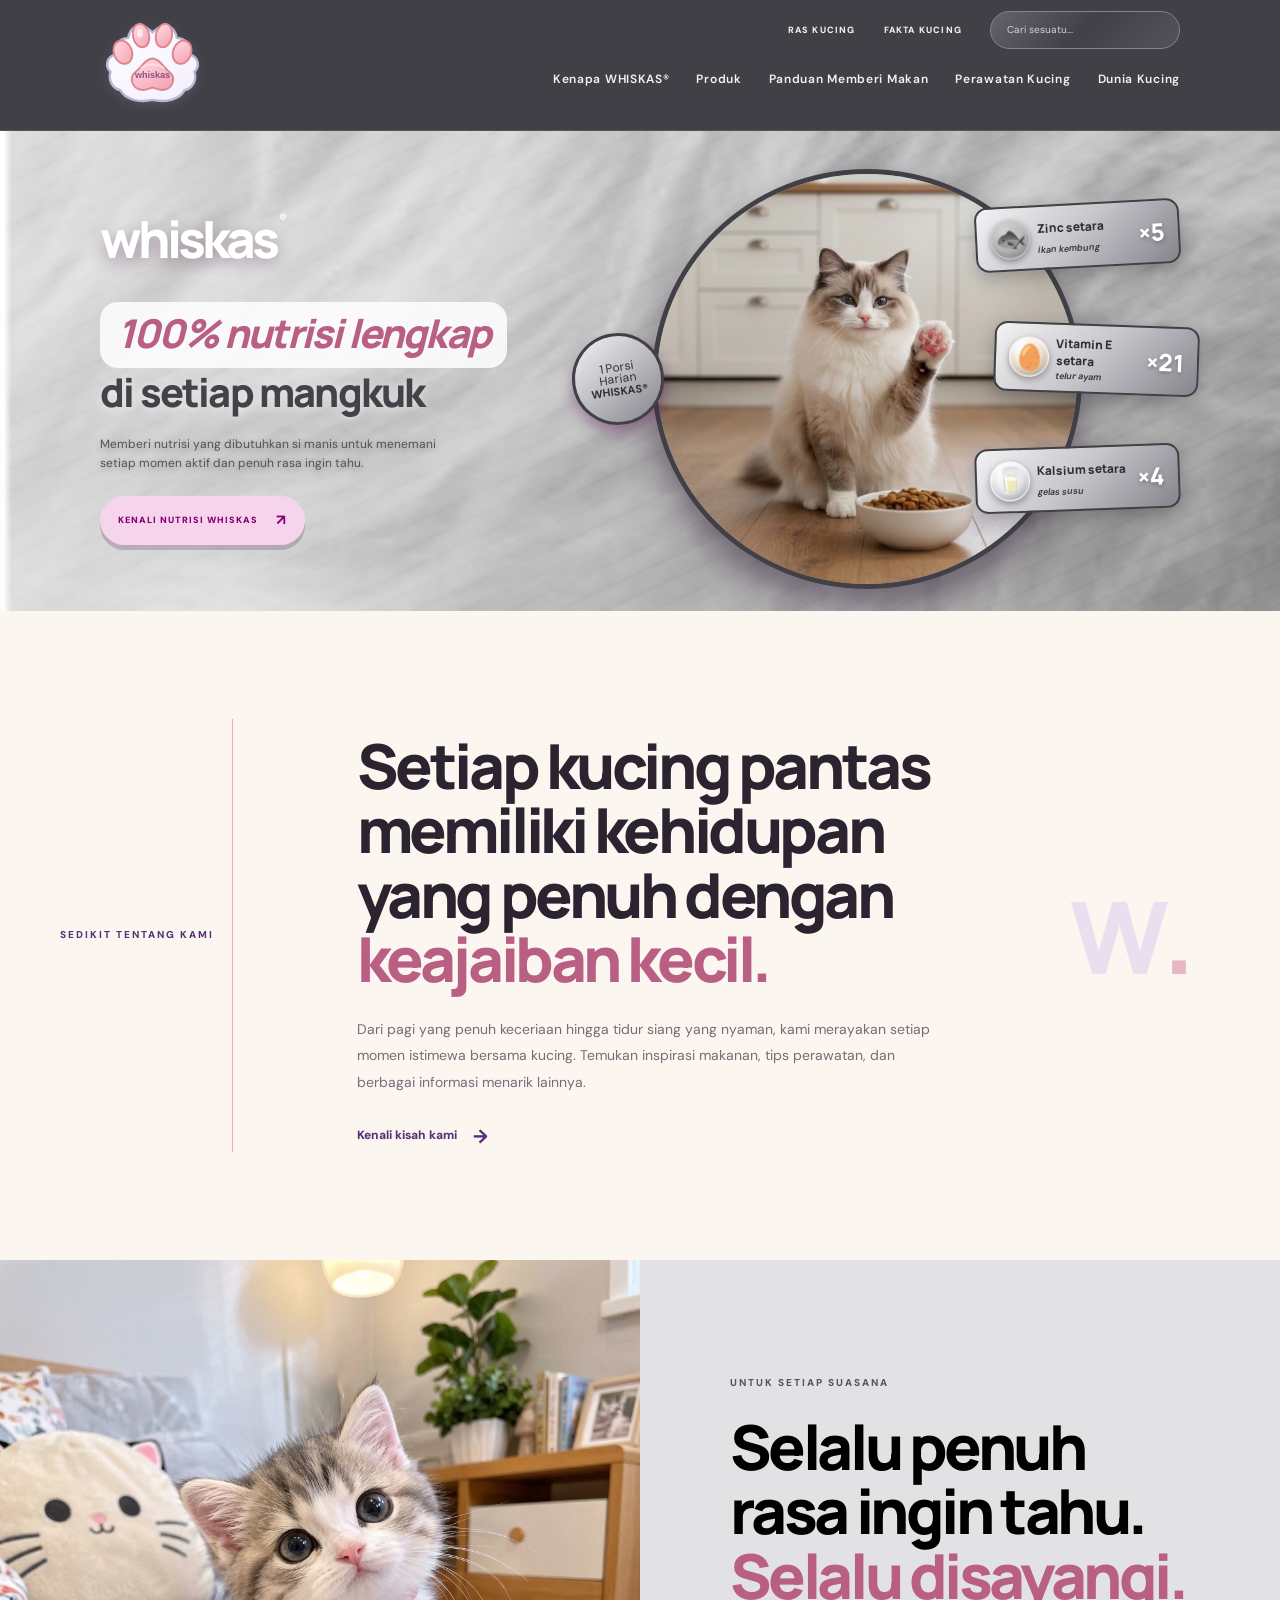
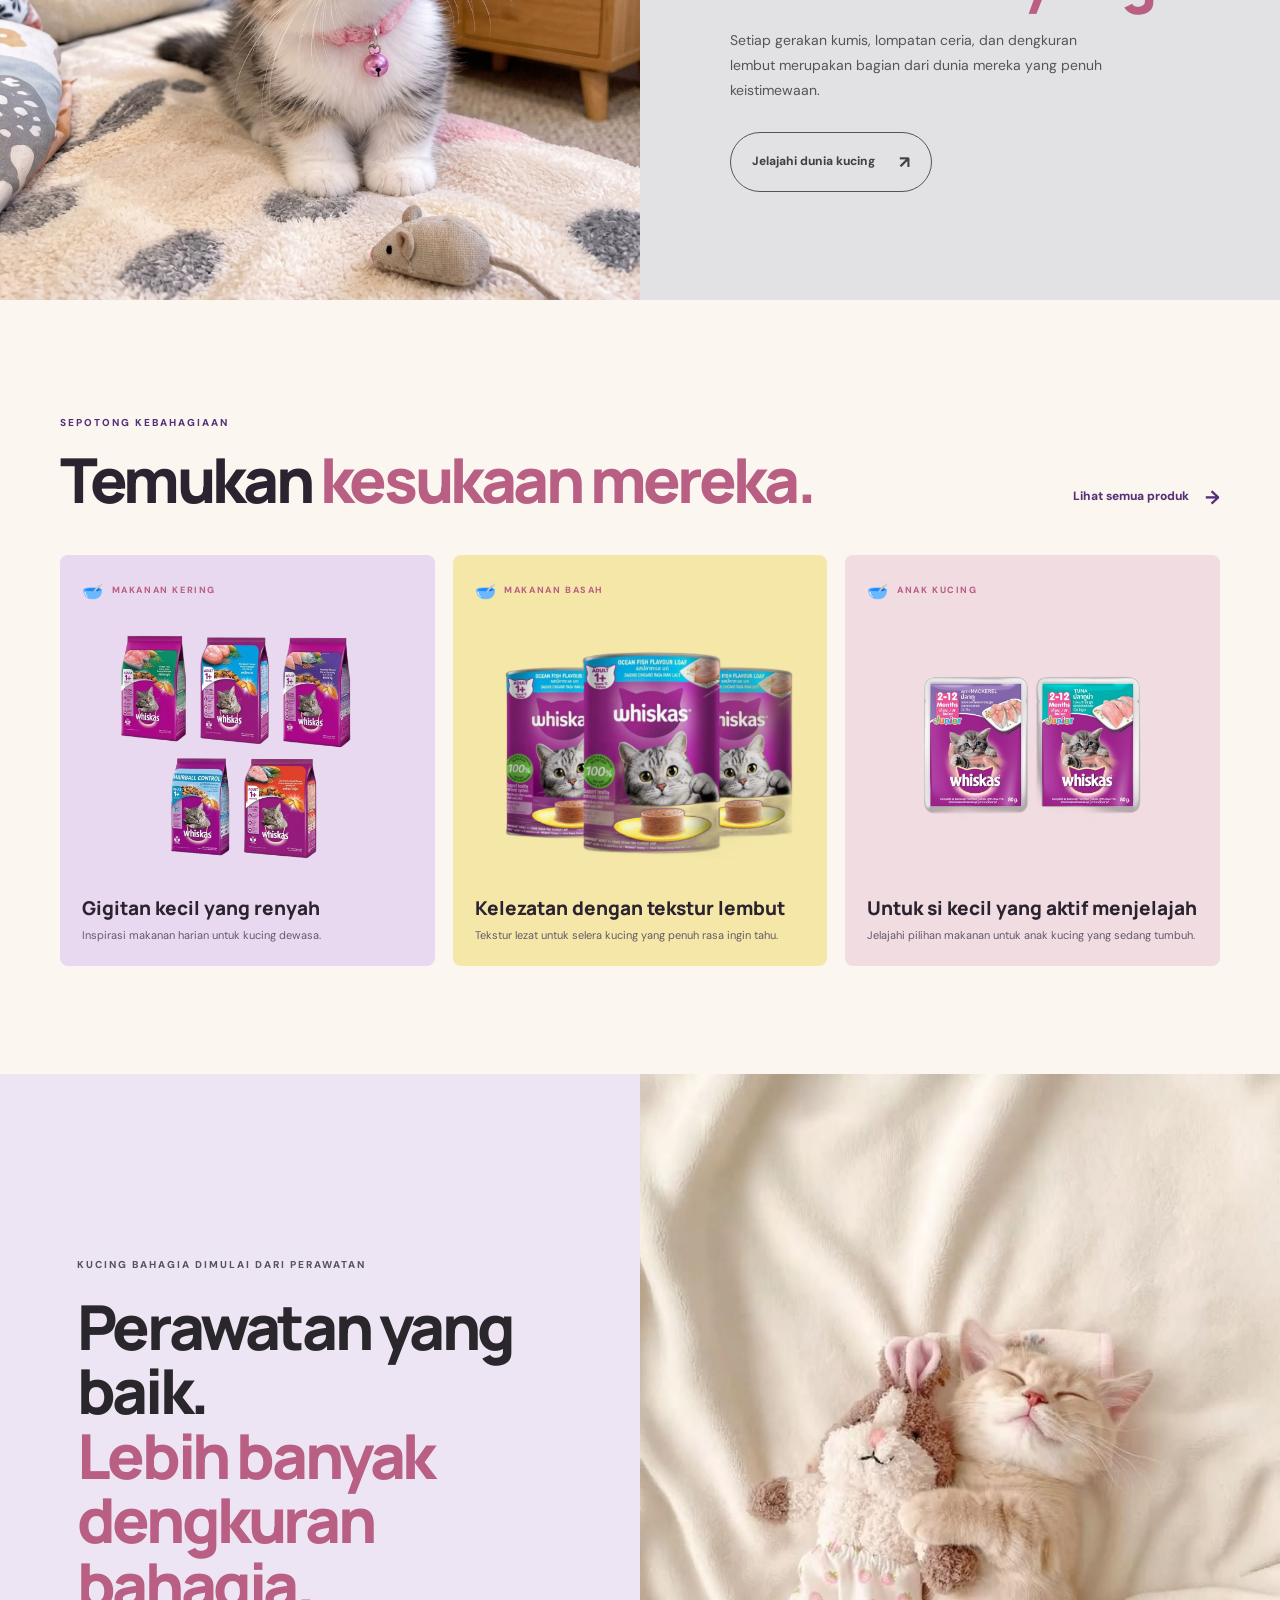
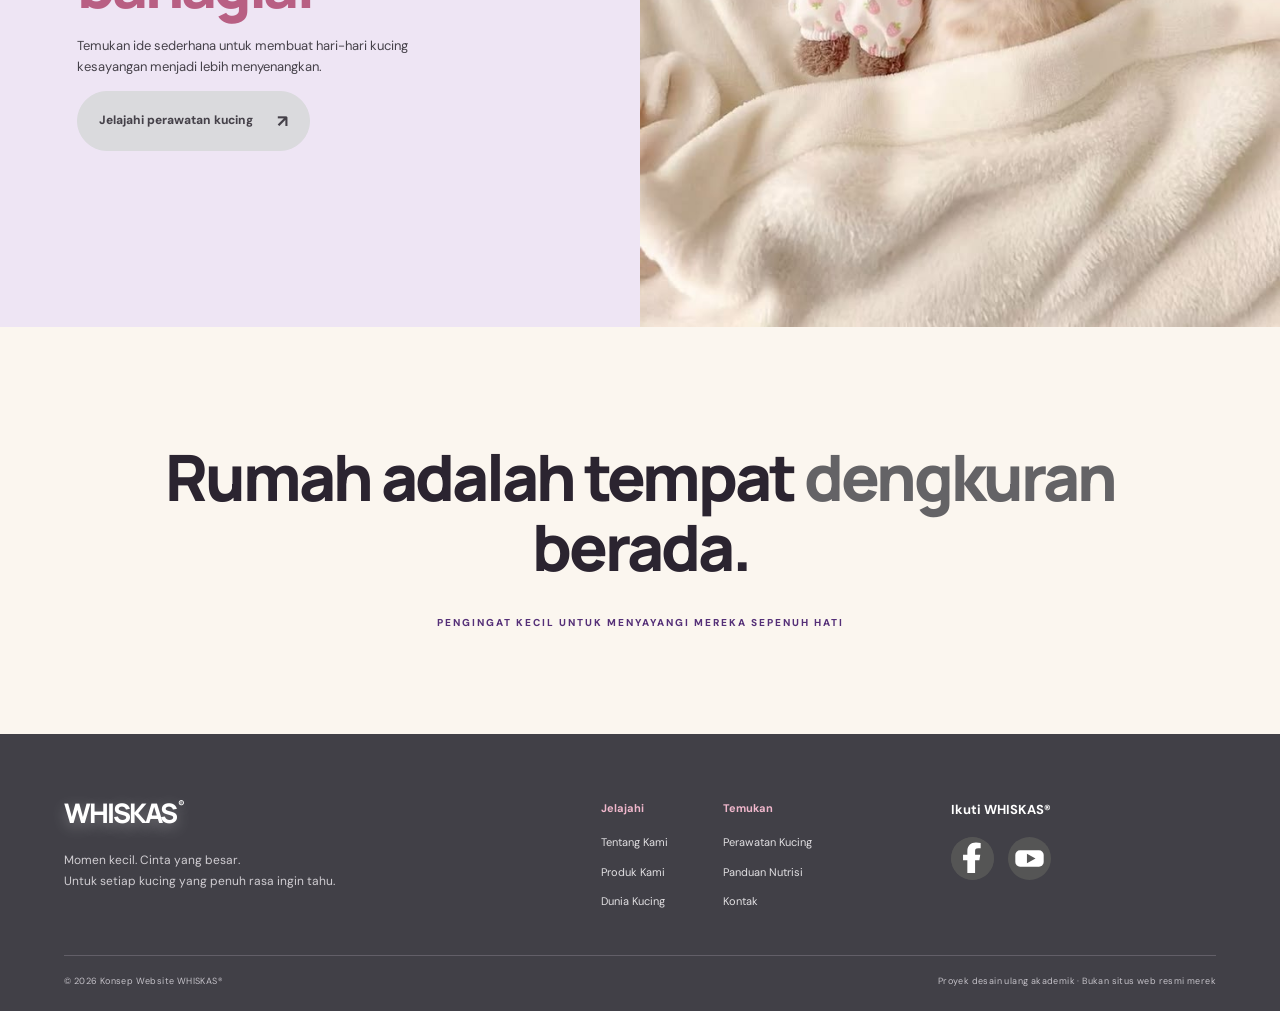
<file: index.html>
<!DOCTYPE html>
<html lang="id">
<head>
  <meta charset="UTF-8">
  <meta name="viewport" content="width=device-width, initial-scale=1.0">
  <meta name="description" content="Whiskas — inspirasi nutrisi, produk, dan perawatan untuk kehidupan kucing yang lebih bahagia.">
  <meta name="theme-color" content="#553078">
  <title>Beranda | Whiskas</title>
  <link rel="preconnect" href="https://fonts.googleapis.com">
  <link rel="preconnect" href="https://fonts.gstatic.com" crossorigin>
  <link href="https://fonts.googleapis.com/css2?family=DM+Sans:wght@400;500;600;700&family=Manrope:wght@400;500;600;700;800&display=swap" rel="stylesheet">
  <link rel="stylesheet" href="css/style.css">
  <script src="js/script.js" defer></script>
</head>
<body>
  <a class="shafia_skip-link" href="#shafia_main">Lewati ke konten</a>

  <header class="shafia_header" id="shafia_header">
    
<div class="shafia_utility">
  <a href="ras-kucing.html">RAS KUCING</a>
  <a href="fakta-kucing.html">FAKTA KUCING</a>

  <form class="whiskas-nav-search" action="search.html" method="get" role="search">
  <input type="search" name="q" placeholder="Cari sesuatu..." aria-label="Cari sesuatu">
</form>
</div>

    <div class="shafia_nav-wrap">
      
<a href="index.html" class="whiskas-paw-logo" aria-label="Whiskas beranda">
  <svg viewBox="0 0 220 190" role="img" aria-label="Logo Whiskas berbentuk paw">
    <defs>
      <linearGradient id="pawWhite" x1="0" y1="0" x2="0.8" y2="1">
        <stop offset="0%" stop-color="#ffffff"/>
        <stop offset="100%" stop-color="#f4f0ff"/>
      </linearGradient>
      <linearGradient id="pawPink" x1="0" y1="0" x2="0.8" y2="1">
        <stop offset="0%" stop-color="#ffdce5"/>
        <stop offset="100%" stop-color="#f5a6b5"/>
      </linearGradient>
    </defs>
    <path d="M110 178 C85 184 53 178 43 158 C25 153 17 137 22 119 C8 105 16 88 32 82 C28 65 40 49 59 48 C63 26 81 15 98 27 L110 36 L122 27 C139 15 157 26 161 48 C180 49 192 65 188 82 C204 88 212 105 198 119 C203 137 195 153 177 158 C167 178 135 184 110 178Z"
      fill="url(#pawWhite)" stroke="#b8b6d1" stroke-width="5"/>
    <ellipse cx="48" cy="78" rx="19" ry="25" transform="rotate(-20 48 78)" fill="url(#pawPink)" stroke="#df858e" stroke-width="4"/>
    <ellipse cx="86" cy="43" rx="17" ry="25" transform="rotate(-12 86 43)" fill="url(#pawPink)" stroke="#df858e" stroke-width="4"/>
    <ellipse cx="134" cy="43" rx="17" ry="25" transform="rotate(12 134 43)" fill="url(#pawPink)" stroke="#df858e" stroke-width="4"/>
    <ellipse cx="172" cy="78" rx="19" ry="25" transform="rotate(20 172 78)" fill="url(#pawPink)" stroke="#df858e" stroke-width="4"/>
    <path d="M110 91 C96 91 88 108 75 119 C58 133 69 157 91 157 C101 157 107 152 110 152 C113 152 119 157 129 157 C151 157 162 133 145 119 C132 108 124 91 110 91Z"
      fill="url(#pawPink)" stroke="#df858e" stroke-width="4"/>
    <ellipse cx="84" cy="38" rx="6" ry="9" fill="#fff" opacity=".65"/>
    <path d="M85 111 Q110 96 135 111" fill="none" stroke="#fff" stroke-width="4" opacity=".45"/>
    <text x="110" y="133" text-anchor="middle" font-family="Arial, sans-serif" font-size="19" font-weight="800" fill="#8b527f">whiskas</text>
  </svg>
</a>

      <button class="shafia_menu-toggle" id="shafia_menu-toggle" aria-label="Buka navigasi" aria-expanded="false" aria-controls="shafia_nav">
        <span></span><span></span>
      </button>

      <nav class="shafia_nav" id="shafia_nav" aria-label="Navigasi utama">
        <a href="about.html" data-page="about.html">Kenapa WHISKAS®</a>
        <a href="products.html">Produk</a>
        <a href="nutrition.html" data-page="nutrition.html">Panduan Memberi Makan</a>
        <a href="cat-care.html">Perawatan Kucing</a>
        <a href="lifestyle.html" data-page="lifestyle.html">Dunia Kucing</a>
        
      </nav>
    </div>
  </header>

  <main id="shafia_main">

    <!-- BANNER UTAMA -->
    <section class="shafia_hero shafia_hero-home whiskas-banner">
      <div class="whiskas-banner-copy">
        <div class="whiskas-banner-logo">whiskas<sup>®</sup></div>

        <h1>
          <span>100% nutrisi lengkap</span><br>
          di setiap mangkuk
        </h1>

        <p>Memberi nutrisi yang dibutuhkan si manis untuk menemani setiap momen aktif dan penuh rasa ingin tahu.</p>

        <a class="whiskas-banner-link" href="nutrition.html">
          KENALI NUTRISI WHISKAS <b>↗</b>
        </a>
      </div>

      <div class="whiskas-banner-cat">
        <img
          src="ragdoll-whiskas.png"
          alt="Kucing Ragdoll berbulu putih dengan mata biru"
          class="whiskas-banner-cat"
        >
        <div class="whiskas-food-bowl">
          <span>1 Porsi<br>Harian</span>
          <strong>WHISKAS®</strong>
        </div>

        <div class="whiskas-nutrition-card card-zinc">
          <b>Zinc setara</b>
          <strong>×5</strong>
          <small>ikan kembung</small>
        </div>

        <div class="whiskas-nutrition-card card-vitamin">
          <b>Vitamin E setara</b>
          <strong>×21</strong>
          <small>telur ayam</small>
        </div>

        <div class="whiskas-nutrition-card card-calcium">
          <b>Kalsium setara</b>
          <strong>×4</strong>
          <small>gelas susu</small>
        </div>
      </div>

    
    </section>

    <!-- TENTANG WHISKAS -->
    <section class="shafia_intro shafia_section shafia_container">
      <div class="shafia_intro-label">
        <span class="shafia_eyebrow">SEDIKIT TENTANG KAMI</span>
        <span class="shafia_vertical-line"></span>
      </div>

      <div class="shafia_intro-content">
        <h2>Setiap kucing pantas memiliki kehidupan yang penuh dengan <em>keajaiban kecil.</em></h2>

        <p>Dari pagi yang penuh keceriaan hingga tidur siang yang nyaman, kami merayakan setiap momen istimewa bersama kucing. Temukan inspirasi makanan, tips perawatan, dan berbagai informasi menarik lainnya.</p>

        <a class="shafia_text-link" href="about.html">
          Kenali kisah kami <span>→</span>
        </a>
      </div>

      <div class="shafia_intro-mark">W<span>.</span></div>
    </section>

    <!-- KEHIDUPAN KUCING -->
    <section class="shafia_feature-band">
      <div class="shafia_feature-image">
        <img src="kiten.png" alt="Kucing santai di atas sofa">
      </div>

      <div class="shafia_feature-copy">
        <span class="shafia_eyebrow shafia_eyebrow-light">UNTUK SETIAP SUASANA</span>

        <h2>Selalu penuh rasa ingin tahu.<br><em>Selalu disayangi.</em></h2>

        <p>Setiap gerakan kumis, lompatan ceria, dan dengkuran lembut merupakan bagian dari dunia mereka yang penuh keistimewaan.</p>

        <a class="shafia_btn shafia_btn-outline-light" href="lifestyle.html">
          Jelajahi dunia kucing <span>↗</span>
        </a>
      </div>
    </section>

    <!-- PRODUK WHISKAS -->
    <section class="shafia_section shafia_container">
      <div class="shafia_section-heading">
        <div>
          <span class="shafia_eyebrow">SEPOTONG KEBAHAGIAAN</span>
          <h2>Temukan <em>kesukaan mereka.</em></h2>
        </div>

        <a class="shafia_text-link" href="products.html">
          Lihat semua produk <span>→</span>
        </a>
      </div>

      <div class="shafia_product-preview">

        <article class="shafia_product-tile shafia_product-tile-lilac">
          <span class="shafia_product-tag">MAKANAN KERING</span>

          <div class="shafia_pack-photo">
            <img src="whiskas-dewasa.png" alt="Kemasan Whiskas makanan kering dewasa">
          </div>

          <div>
            <h3>Gigitan kecil yang renyah</h3>
            <p>Inspirasi makanan harian untuk kucing dewasa.</p>
          </div>
        </article>

        <article class="shafia_product-tile shafia_product-tile-yellow">
          <span class="shafia_product-tag">MAKANAN BASAH</span>

          <div class="shafia_pack-photo">
            <img src="whiskas-pouch.png" alt="Kemasan Whiskas makanan basah">
          </div>

          <div>
            <h3>Kelezatan dengan tekstur lembut</h3>
            <p>Tekstur lezat untuk selera kucing yang penuh rasa ingin tahu.</p>
          </div>
        </article>

        <article class="shafia_product-tile shafia_product-tile-cream">
          <span class="shafia_product-tag">ANAK KUCING</span>

          <div class="shafia_pack-photo">
            <img src="whiskas-anak-kucing.png" alt="Kemasan Whiskas anak kucing">
          </div>

          <div>
            <h3>Untuk si kecil yang aktif menjelajah</h3>
            <p>Jelajahi pilihan makanan untuk anak kucing yang sedang tumbuh.</p>
          </div>
        </article>

      </div>

    </section>

    <!-- PERAWATAN KUCING -->
    <section class="shafia_care-cta">
      <div class="shafia_care-cta-copy">
        <span class="shafia_eyebrow shafia_eyebrow-light">KUCING BAHAGIA DIMULAI DARI PERAWATAN</span>

        <h2>Perawatan yang baik.<br><em>Lebih banyak dengkuran bahagia.</em></h2>

        <p>Temukan ide sederhana untuk membuat hari-hari kucing kesayangan menjadi lebih menyenangkan.</p>

        <a class="shafia_btn shafia_btn-yellow" href="cat-care.html">
          Jelajahi perawatan kucing <span>↗</span>
        </a>
      </div>

      <img src="kucing-perawatan.png" alt="Kucing kesayangan sedang bersantai">
      
    </section>

    <!-- KUTIPAN -->
    <section class="shafia_section shafia_container shafia_quote-section">
     

      <blockquote>Rumah adalah tempat <em>dengkuran</em> berada.</blockquote>

      <span class="shafia_eyebrow">PENGINGAT KECIL UNTUK MENYAYANGI MEREKA SEPENUH HATI</span>
    </section>

  </main>



<!-- FOOTER -->
<footer class="shafia_footer">

  <div class="shafia_footer-top">

    <!-- LOGO DAN DESKRIPSI -->
    <div class="shafia_footer-brand">
      <a class="shafia_logo shafia_logo-light" href="index.html">
        WHISKAS<span>®</span>
      </a>

      <p>
        Momen kecil. Cinta yang besar.<br>
        Untuk setiap kucing yang penuh rasa ingin tahu.
      </p>
    </div>

    <!-- TAUTAN NAVIGASI -->
    <div class="shafia_footer-links">

      <div>
        <strong>Jelajahi</strong>
        <a href="about.html">Tentang Kami</a>
        <a href="products.html">Produk Kami</a>
        <a href="lifestyle.html">Dunia Kucing</a>
      </div>

      <div>
        <strong>Temukan</strong>
        <a href="cat-care.html">Perawatan Kucing</a>
        <a href="nutrition.html">Panduan Nutrisi</a>
        <a href="contact.html">Kontak</a>
      </div>

    </div>

    <!-- SOCIAL MEDIA -->
    <div class="shafia_footer-social">

      <h3>Ikuti WHISKAS®</h3>

      <div class="shafia_social-links">

        <!-- FACEBOOK -->
        <a href="https://www.facebook.com/WhiskasIndonesia"
           target="_blank"
           rel="noopener noreferrer"
           aria-label="Facebook WHISKAS"
           class="shafia_social-icon shafia_social-facebook">

          <svg viewBox="0 0 100 100" aria-hidden="true">
            <circle cx="50" cy="50" r="50" fill="#555555"/>
            <path fill="#FFFFFF"
              d="M56 84V54h10l2-13H56v-8c0-4 1-7 7-7h6V14c-3 0-7-1-11-1-12 0-20 7-20 20v8H28v13h10v30z"/>
          </svg>
        </a>

        <!-- YOUTUBE -->
        <a href="https://www.youtube.com/@whiskasindonesia4234"
           target="_blank"
           rel="noopener noreferrer"
           aria-label="YouTube WHISKAS"
           class="shafia_social-icon">

          <svg viewBox="0 0 100 100" aria-hidden="true">
            <circle cx="50" cy="50" r="50" fill="#555555"/>
            <rect x="17" y="31" width="66" height="38"
                  rx="11" fill="#FFFFFF"/>
            <path d="M44 39L64 50L44 61Z" fill="#555555"/>
          </svg>
        </a>

      </div>
    </div>

  </div>

  <!-- COPYRIGHT -->
  <div class="shafia_footer-bottom">
    <span>© 2026 Konsep Website WHISKAS®</span>
    <span>Proyek desain ulang akademik · Bukan situs web resmi merek</span>
  </div>

</footer>


<script src="js/back-to-top.js"></script>
</body>
</html>
</file>
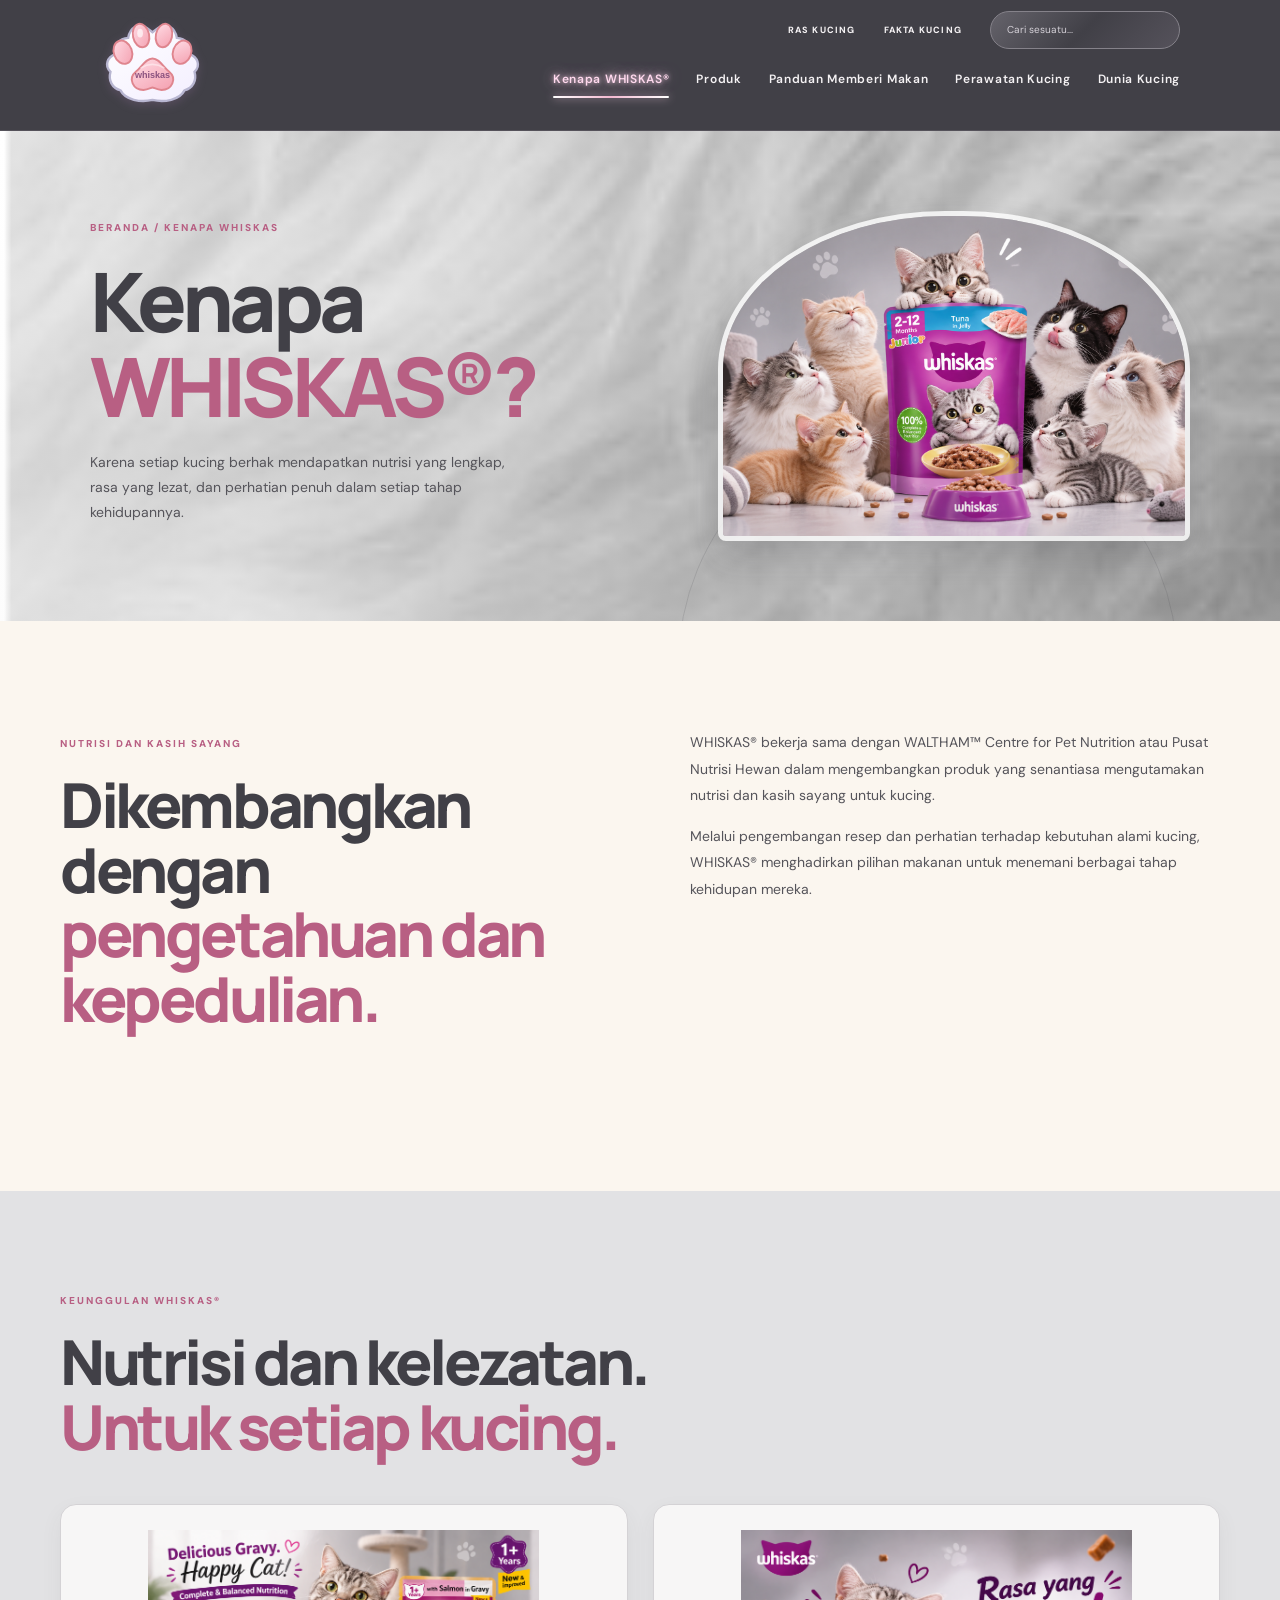
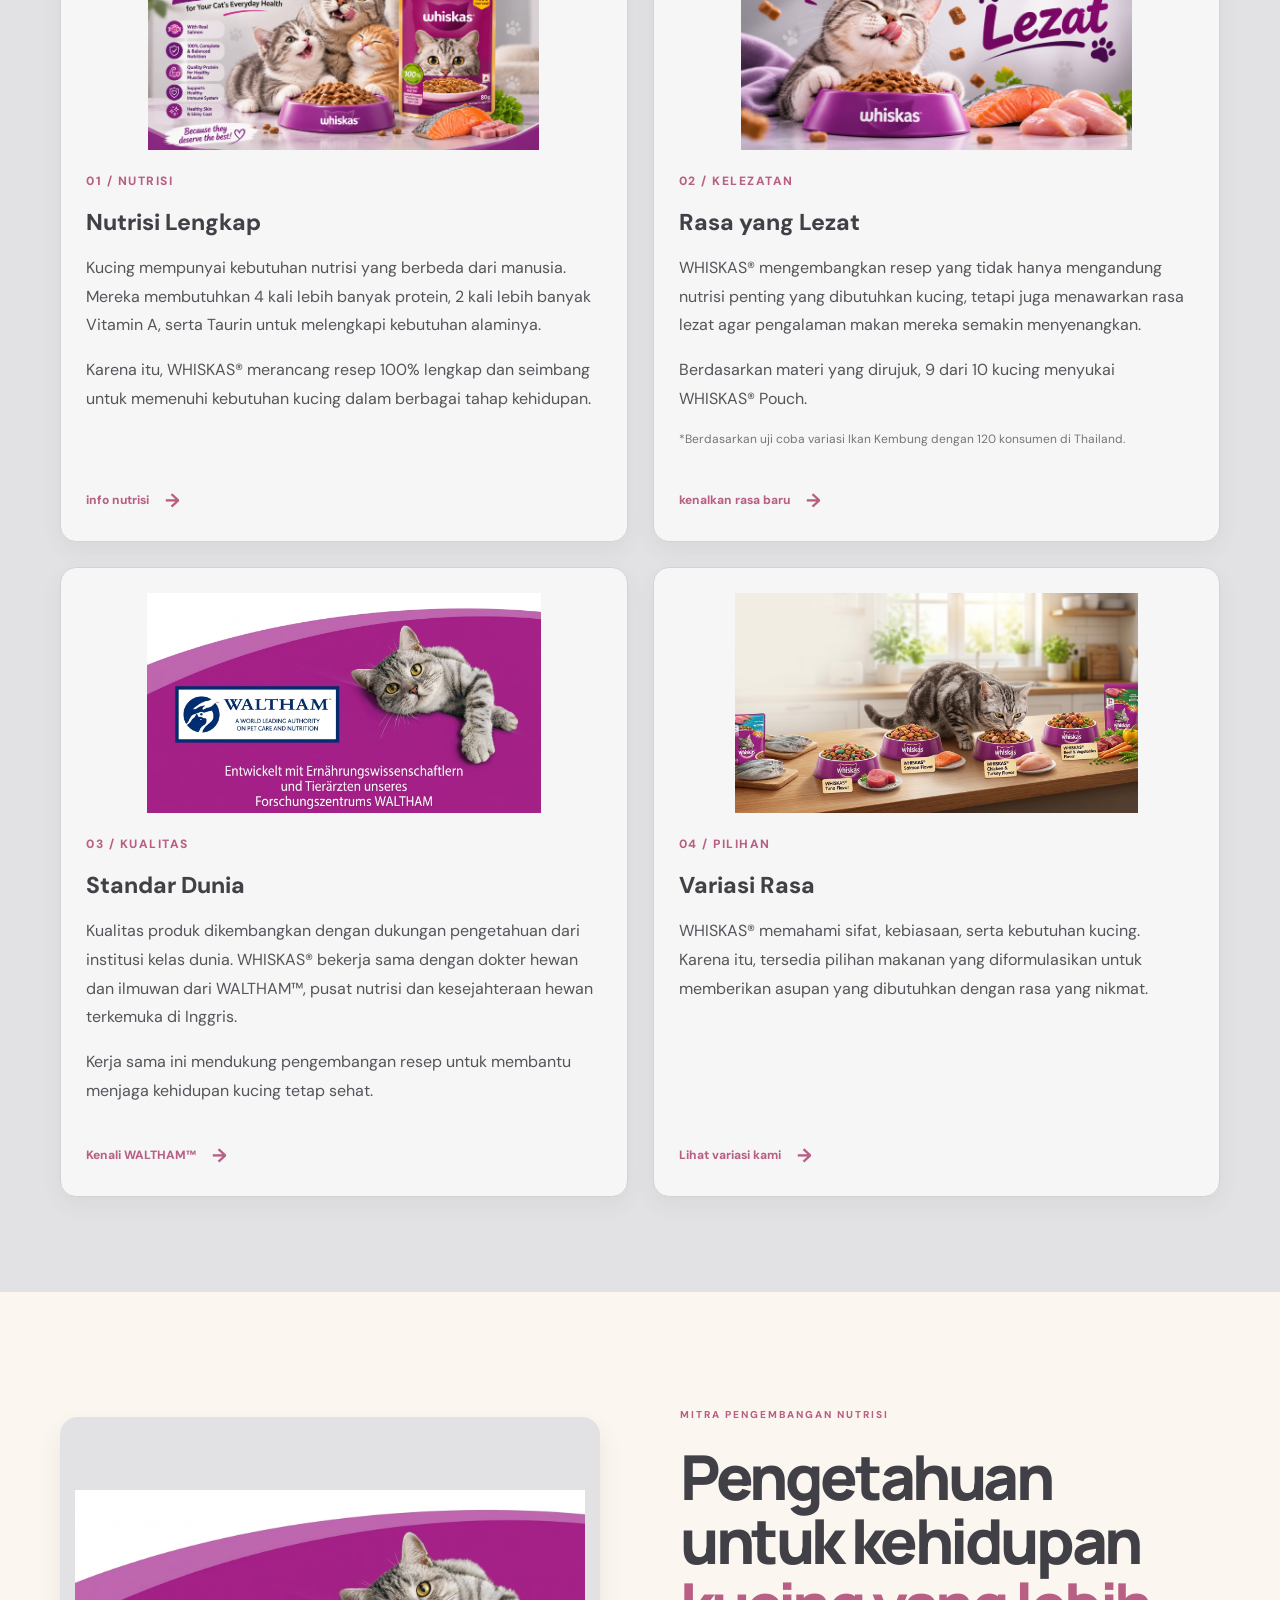
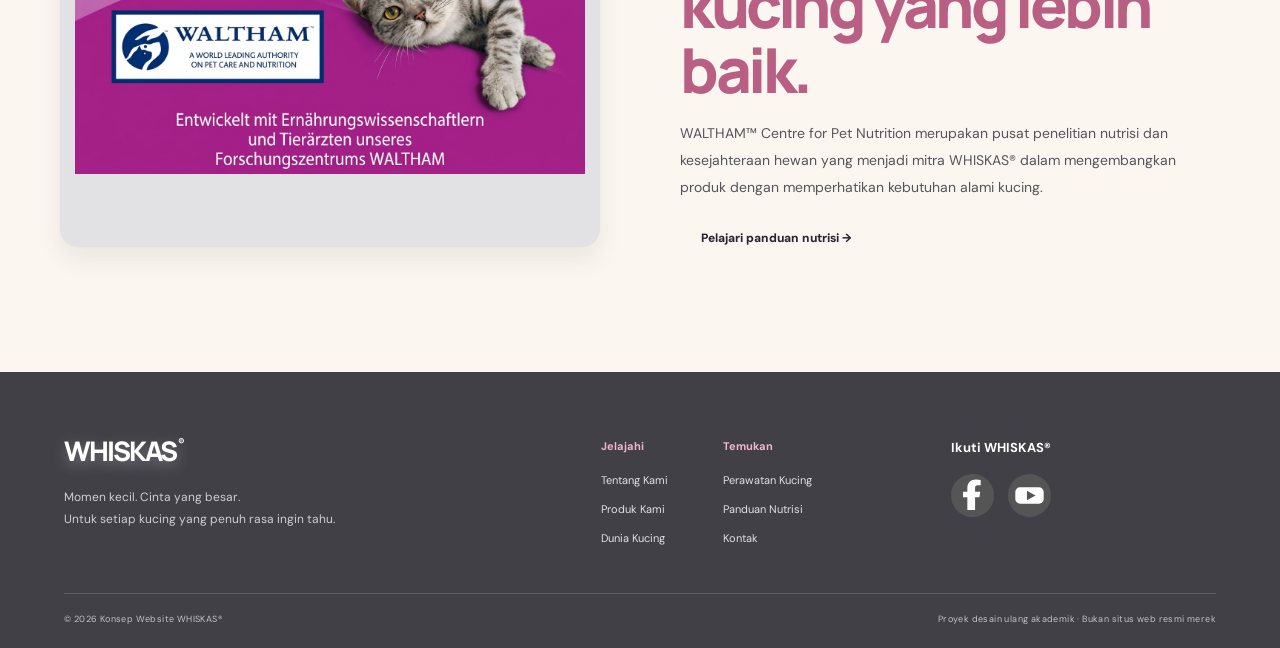
<file: about.html>
<!DOCTYPE html>
<html lang="id">
<head>
  <meta charset="UTF-8">
  <meta name="viewport" content="width=device-width, initial-scale=1.0">
  <meta name="description" content="Cerita Whiskas, kecintaan terhadap kucing, dan inspirasi untuk merawat mereka.">
  <meta name="theme-color" content="#414047">
  <title>Cerita Kami | Whiskas</title>

  <link rel="preconnect" href="https://fonts.googleapis.com">
  <link rel="preconnect" href="https://fonts.gstatic.com" crossorigin>
  <link href="https://fonts.googleapis.com/css2?family=DM+Sans:wght@400;500;600;700&family=Manrope:wght@400;500;600;700;800&display=swap" rel="stylesheet">

  <link rel="stylesheet" href="css/style.css">
  <script src="js/script.js" defer></script>
</head>

<body>
  <a class="shafia_skip-link" href="#shafia_main">Lewati ke konten</a>

  <!-- HEADER -->
  <header class="shafia_header" id="shafia_header">

    <div class="shafia_utility">
      <a href="ras-kucing.html">RAS KUCING</a>
      <a href="fakta-kucing.html">FAKTA KUCING</a>

      <form class="whiskas-nav-search" action="search.html" method="get" role="search">
  <input type="search" name="q" placeholder="Cari sesuatu..." aria-label="Cari sesuatu">
</form>
    </div>

    <div class="shafia_nav-wrap">

      <a href="index.html" class="whiskas-paw-logo" aria-label="Whiskas beranda">
        <svg viewBox="0 0 220 190" role="img" aria-label="Logo Whiskas berbentuk paw">
          <defs>
            <linearGradient id="pawWhite" x1="0" y1="0" x2="0.8" y2="1">
              <stop offset="0%" stop-color="#ffffff"/>
              <stop offset="100%" stop-color="#f4f0ff"/>
            </linearGradient>
            <linearGradient id="pawPink" x1="0" y1="0" x2="0.8" y2="1">
              <stop offset="0%" stop-color="#ffdce5"/>
              <stop offset="100%" stop-color="#f5a6b5"/>
            </linearGradient>
          </defs>

          <path d="M110 178 C85 184 53 178 43 158 C25 153 17 137 22 119 C8 105 16 88 32 82 C28 65 40 49 59 48 C63 26 81 15 98 27 L110 36 L122 27 C139 15 157 26 161 48 C180 49 192 65 188 82 C204 88 212 105 198 119 C203 137 195 153 177 158 C167 178 135 184 110 178Z"
            fill="url(#pawWhite)" stroke="#b8b6d1" stroke-width="5"/>

          <ellipse cx="48" cy="78" rx="19" ry="25" transform="rotate(-20 48 78)" fill="url(#pawPink)" stroke="#df858e" stroke-width="4"/>
          <ellipse cx="86" cy="43" rx="17" ry="25" transform="rotate(-12 86 43)" fill="url(#pawPink)" stroke="#df858e" stroke-width="4"/>
          <ellipse cx="134" cy="43" rx="17" ry="25" transform="rotate(12 134 43)" fill="url(#pawPink)" stroke="#df858e" stroke-width="4"/>
          <ellipse cx="172" cy="78" rx="19" ry="25" transform="rotate(20 172 78)" fill="url(#pawPink)" stroke="#df858e" stroke-width="4"/>

          <path d="M110 91 C96 91 88 108 75 119 C58 133 69 157 91 157 C101 157 107 152 110 152 C113 152 119 157 129 157 C151 157 162 133 145 119 C132 108 124 91 110 91Z"
            fill="url(#pawPink)" stroke="#df858e" stroke-width="4"/>

          <ellipse cx="84" cy="38" rx="6" ry="9" fill="#fff" opacity=".65"/>
          <path d="M85 111 Q110 96 135 111" fill="none" stroke="#fff" stroke-width="4" opacity=".45"/>
          <text x="110" y="133" text-anchor="middle" font-family="Arial, sans-serif" font-size="19" font-weight="800" fill="#8b527f">whiskas</text>
        </svg>
      </a>

      <button class="shafia_menu-toggle" id="shafia_menu-toggle"
        aria-label="Buka navigasi"
        aria-expanded="false"
        aria-controls="shafia_nav">
        <span></span><span></span>
      </button>

      <nav class="shafia_nav" id="shafia_nav" aria-label="Navigasi utama">
        <a href="about.html" data-page="about.html">Kenapa WHISKAS®</a>
        <a href="products.html">Produk</a>
        <a href="nutrition.html" data-page="nutrition.html">Panduan Memberi Makan</a>
        <a href="cat-care.html">Perawatan Kucing</a>
        <a href="lifestyle.html" data-page="lifestyle.html">Dunia Kucing</a>
      </nav>

    </div>
  </header>

  
<main id="shafia_main">

  <!-- HERO KENAPA WHISKAS -->
  <section class="shafia_page-hero shafia_page-hero-purple">
    <div>
      <span class="shafia_eyebrow shafia_eyebrow-light">
        BERANDA / KENAPA WHISKAS
      </span>

      <h1>
        Kenapa <em>WHISKAS®?</em>
      </h1>

      <p>
        Karena setiap kucing berhak mendapatkan nutrisi yang lengkap,
        rasa yang lezat, dan perhatian penuh dalam setiap tahap kehidupannya.
      </p>
    </div>

<img src="hero-about-whiskas.jpg"
     alt="Kucing sebagai bagian dari cerita WHISKAS">
    <span class="shafia_page-hero-shape"></span>
  </section>


  <!-- KERJA SAMA DENGAN WALTHAM -->
  <section class="shafia_section shafia_container shafia_story-grid">
    <div>
      <span class="shafia_eyebrow">NUTRISI DAN KASIH SAYANG</span>

      <h2>
        Dikembangkan dengan
        <em>pengetahuan dan kepedulian.</em>
      </h2>
    </div>

    <div>
      <p>
        WHISKAS® bekerja sama dengan WALTHAM™ Centre for Pet Nutrition
        atau Pusat Nutrisi Hewan dalam mengembangkan produk yang
        senantiasa mengutamakan nutrisi dan kasih sayang untuk kucing.
      </p>

      <p>
        Melalui pengembangan resep dan perhatian terhadap kebutuhan
        alami kucing, WHISKAS® menghadirkan pilihan makanan untuk
        menemani berbagai tahap kehidupan mereka.
      </p>
    </div>
  </section>


  <!-- KEUNGGULAN WHISKAS -->
  <section class="shafia_values whiskas-reasons">
    <div class="shafia_container">

      <span class="shafia_eyebrow shafia_eyebrow-light">
        KEUNGGULAN WHISKAS®
      </span>

      <h2>
        Nutrisi dan kelezatan.<br>
        <em>Untuk setiap kucing.</em>
      </h2>

      <div class="whiskas-reason-grid">

        <!-- NUTRISI LENGKAP -->
        <article class="whiskas-reason-card">
          <img src="Complete-Nutrition-01.png"
               alt="Ilustrasi nutrisi lengkap">

          <span>01 / NUTRISI</span>

          <h3>Nutrisi Lengkap</h3>

          <p>
            Kucing mempunyai kebutuhan nutrisi yang berbeda dari manusia.
            Mereka membutuhkan 4 kali lebih banyak protein, 2 kali lebih
            banyak Vitamin A, serta Taurin untuk melengkapi kebutuhan
            alaminya.
          </p>

          <p>
            Karena itu, WHISKAS® merancang resep 100% lengkap dan seimbang
            untuk memenuhi kebutuhan kucing dalam berbagai tahap kehidupan.
          </p>

          <a class="shafia_text-link" href="nutrition.html">
            info nutrisi <span>→</span>
          </a>
        </article>


        <!-- RASA YANG LEZAT -->
        <article class="whiskas-reason-card">
          <img src="Delicious-Flavours.png"
               alt="Ilustrasi variasi rasa makanan WHISKAS">

          <span>02 / KELEZATAN</span>

          <h3>Rasa yang Lezat</h3>

          <p>
            WHISKAS® mengembangkan resep yang tidak hanya mengandung
            nutrisi penting yang dibutuhkan kucing, tetapi juga menawarkan
            rasa lezat agar pengalaman makan mereka semakin menyenangkan.
          </p>

          <p>
            Berdasarkan materi yang dirujuk, 9 dari 10 kucing menyukai
            WHISKAS® Pouch.
          </p>

          <small class="whiskas-reason-note">
            *Berdasarkan uji coba variasi Ikan Kembung dengan 120 konsumen
            di Thailand.
          </small>

          <a class="shafia_text-link" href="nutrition.html">
            kenalkan rasa baru <span>→</span>
          </a>
        </article>


        <!-- STANDAR DUNIA -->
        <article class="whiskas-reason-card">
          <img src="gobal-standart-logo.png"
               alt="Logo standar kualitas dunia">

          <span>03 / KUALITAS</span>

          <h3>Standar Dunia</h3>

          <p>
            Kualitas produk dikembangkan dengan dukungan pengetahuan
            dari institusi kelas dunia. WHISKAS® bekerja sama dengan
            dokter hewan dan ilmuwan dari WALTHAM™, pusat nutrisi dan
            kesejahteraan hewan terkemuka di Inggris.
          </p>

          <p>
            Kerja sama ini mendukung pengembangan resep untuk membantu
            menjaga kehidupan kucing tetap sehat.
          </p>

          <a class="shafia_text-link" href="#waltham">
            Kenali WALTHAM™ <span>→</span>
          </a>
        </article>


        <!-- VARIASI RASA -->
        <article class="whiskas-reason-card">
          <img src="whiskas-nutrition-icons-01.png"
               alt="Ilustrasi ikon nutrisi dan variasi rasa">

          <span>04 / PILIHAN</span>

          <h3>Variasi Rasa</h3>

          <p>
            WHISKAS® memahami sifat, kebiasaan, serta kebutuhan kucing.
            Karena itu, tersedia pilihan makanan yang diformulasikan
            untuk memberikan asupan yang dibutuhkan dengan rasa yang nikmat.
          </p>

          <a class="shafia_text-link" href="products.html">
            Lihat variasi kami <span>→</span>
          </a>
        </article>

      </div>
    </div>
  </section>


  <!-- WALTHAM -->
  <section class="shafia_section shafia_container shafia_split"
           id="waltham">

    <img src="gobal-standart-logo.png"
         alt="Identitas WALTHAM">

    <div>
      <span class="shafia_eyebrow">MITRA PENGEMBANGAN NUTRISI</span>

      <h2>
        Pengetahuan untuk kehidupan
        <em>kucing yang lebih baik.</em>
      </h2>

      <p>
        WALTHAM™ Centre for Pet Nutrition merupakan pusat penelitian
        nutrisi dan kesejahteraan hewan yang menjadi mitra WHISKAS®
        dalam mengembangkan produk dengan memperhatikan kebutuhan
        alami kucing.
      </p>

      <a href="https://doi.org/10.1242/jeb.049429"
        class="shafia_btn"
        target="_blank"
        rel="noopener noreferrer">
        Pelajari panduan nutrisi →
      </a>
    </div>

  </section>

</main>



<!-- FOOTER -->
<footer class="shafia_footer">

  <div class="shafia_footer-top">

    <!-- LOGO DAN DESKRIPSI -->
    <div class="shafia_footer-brand">
      <a class="shafia_logo shafia_logo-light" href="index.html">
        WHISKAS<span>®</span>
      </a>

      <p>
        Momen kecil. Cinta yang besar.<br>
        Untuk setiap kucing yang penuh rasa ingin tahu.
      </p>
    </div>

    <!-- TAUTAN NAVIGASI -->
    <div class="shafia_footer-links">

      <div>
        <strong>Jelajahi</strong>
        <a href="about.html">Tentang Kami</a>
        <a href="products.html">Produk Kami</a>
        <a href="lifestyle.html">Dunia Kucing</a>
      </div>

      <div>
        <strong>Temukan</strong>
        <a href="cat-care.html">Perawatan Kucing</a>
        <a href="nutrition.html">Panduan Nutrisi</a>
        <a href="contact.html">Kontak</a>
      </div>

    </div>

    <!-- SOCIAL MEDIA -->
    <div class="shafia_footer-social">

      <h3>Ikuti WHISKAS®</h3>

      <div class="shafia_social-links">

        <!-- FACEBOOK -->
        <a href="https://www.facebook.com/WhiskasIndonesia"
           target="_blank"
           rel="noopener noreferrer"
           aria-label="Facebook WHISKAS"
           class="shafia_social-icon shafia_social-facebook">

          <svg viewBox="0 0 100 100" aria-hidden="true">
            <circle cx="50" cy="50" r="50" fill="#555555"/>
            <path fill="#FFFFFF"
              d="M56 84V54h10l2-13H56v-8c0-4 1-7 7-7h6V14c-3 0-7-1-11-1-12 0-20 7-20 20v8H28v13h10v30z"/>
          </svg>
        </a>

        <!-- YOUTUBE -->
        <a href="https://www.youtube.com/@whiskasindonesia4234"
           target="_blank"
           rel="noopener noreferrer"
           aria-label="YouTube WHISKAS"
           class="shafia_social-icon">

          <svg viewBox="0 0 100 100" aria-hidden="true">
            <circle cx="50" cy="50" r="50" fill="#555555"/>
            <rect x="17" y="31" width="66" height="38"
                  rx="11" fill="#FFFFFF"/>
            <path d="M44 39L64 50L44 61Z" fill="#555555"/>
          </svg>
        </a>

      </div>
    </div>

  </div>

  <!-- COPYRIGHT -->
  <div class="shafia_footer-bottom">
    <span>© 2026 Konsep Website WHISKAS®</span>
    <span>Proyek desain ulang akademik · Bukan situs web resmi merek</span>
  </div>

</footer>

<script src="js/back-to-top.js"></script>
</body>
</html>
</file>
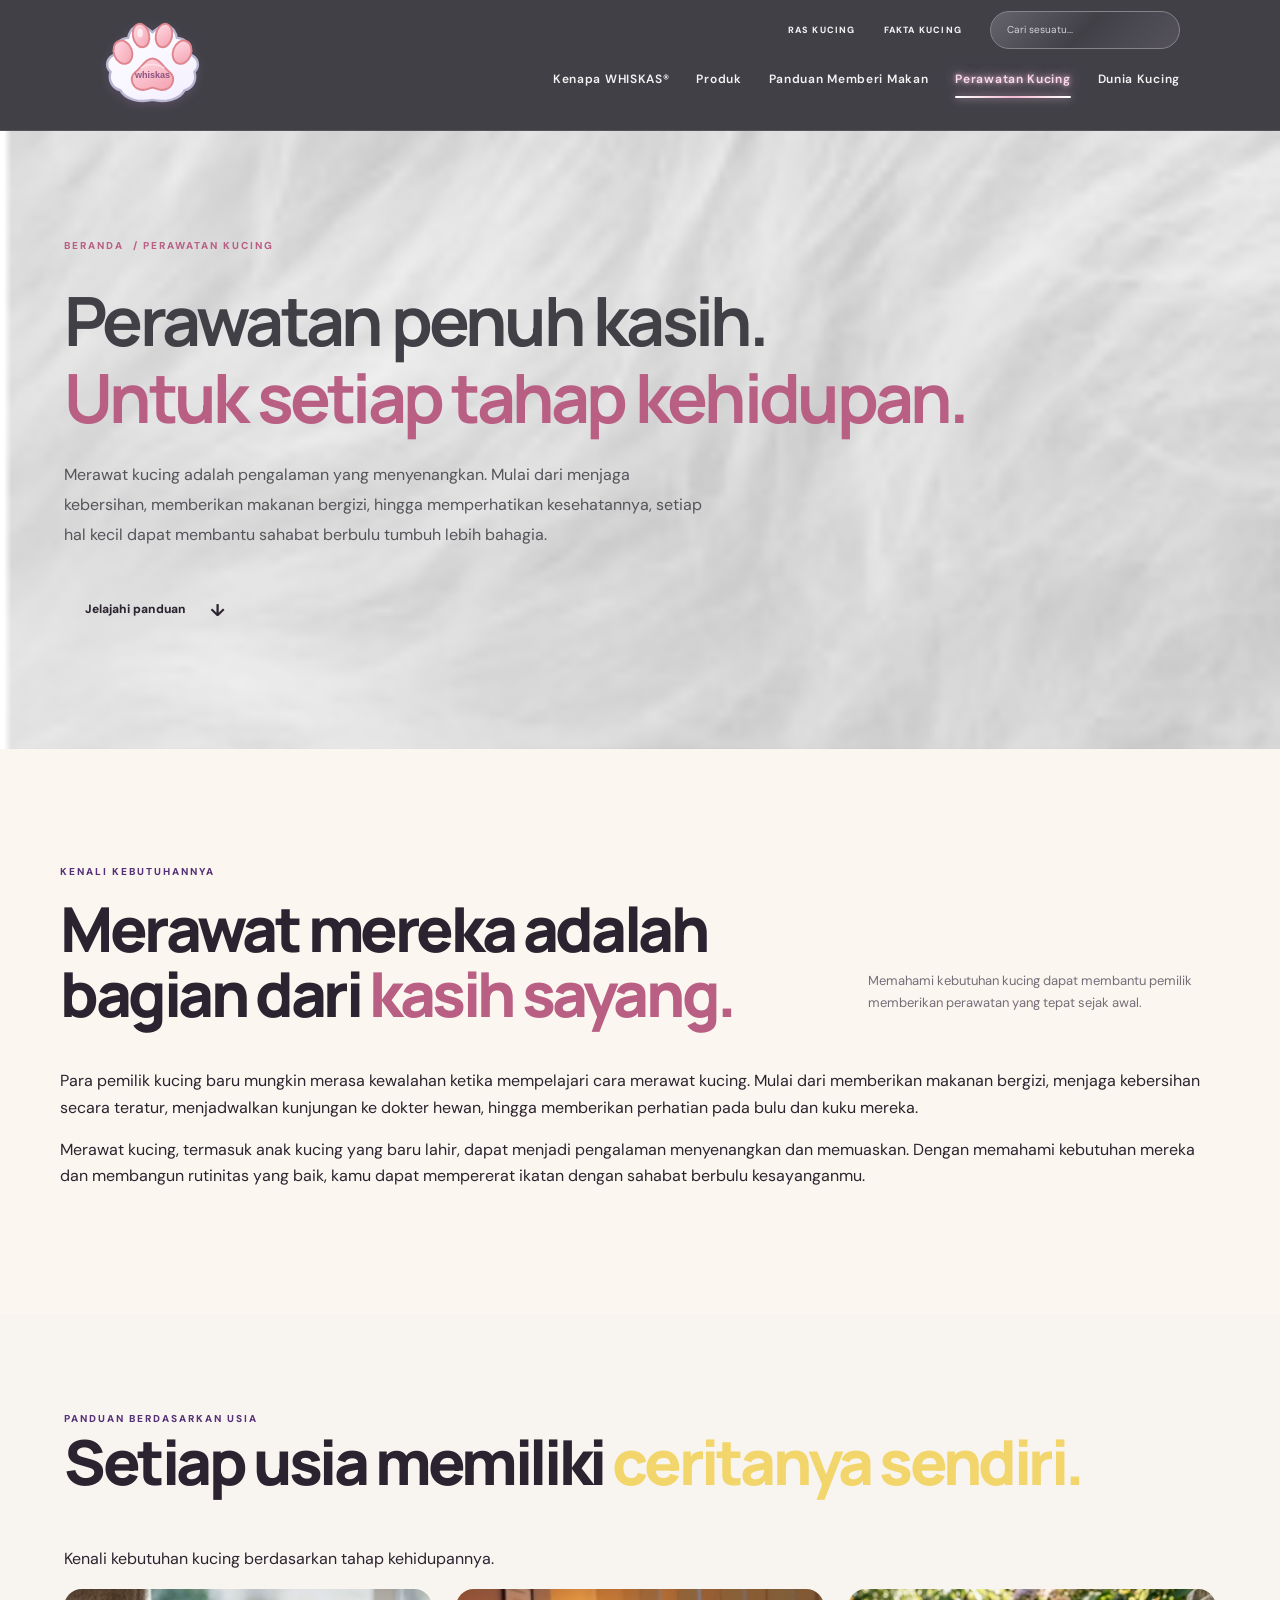
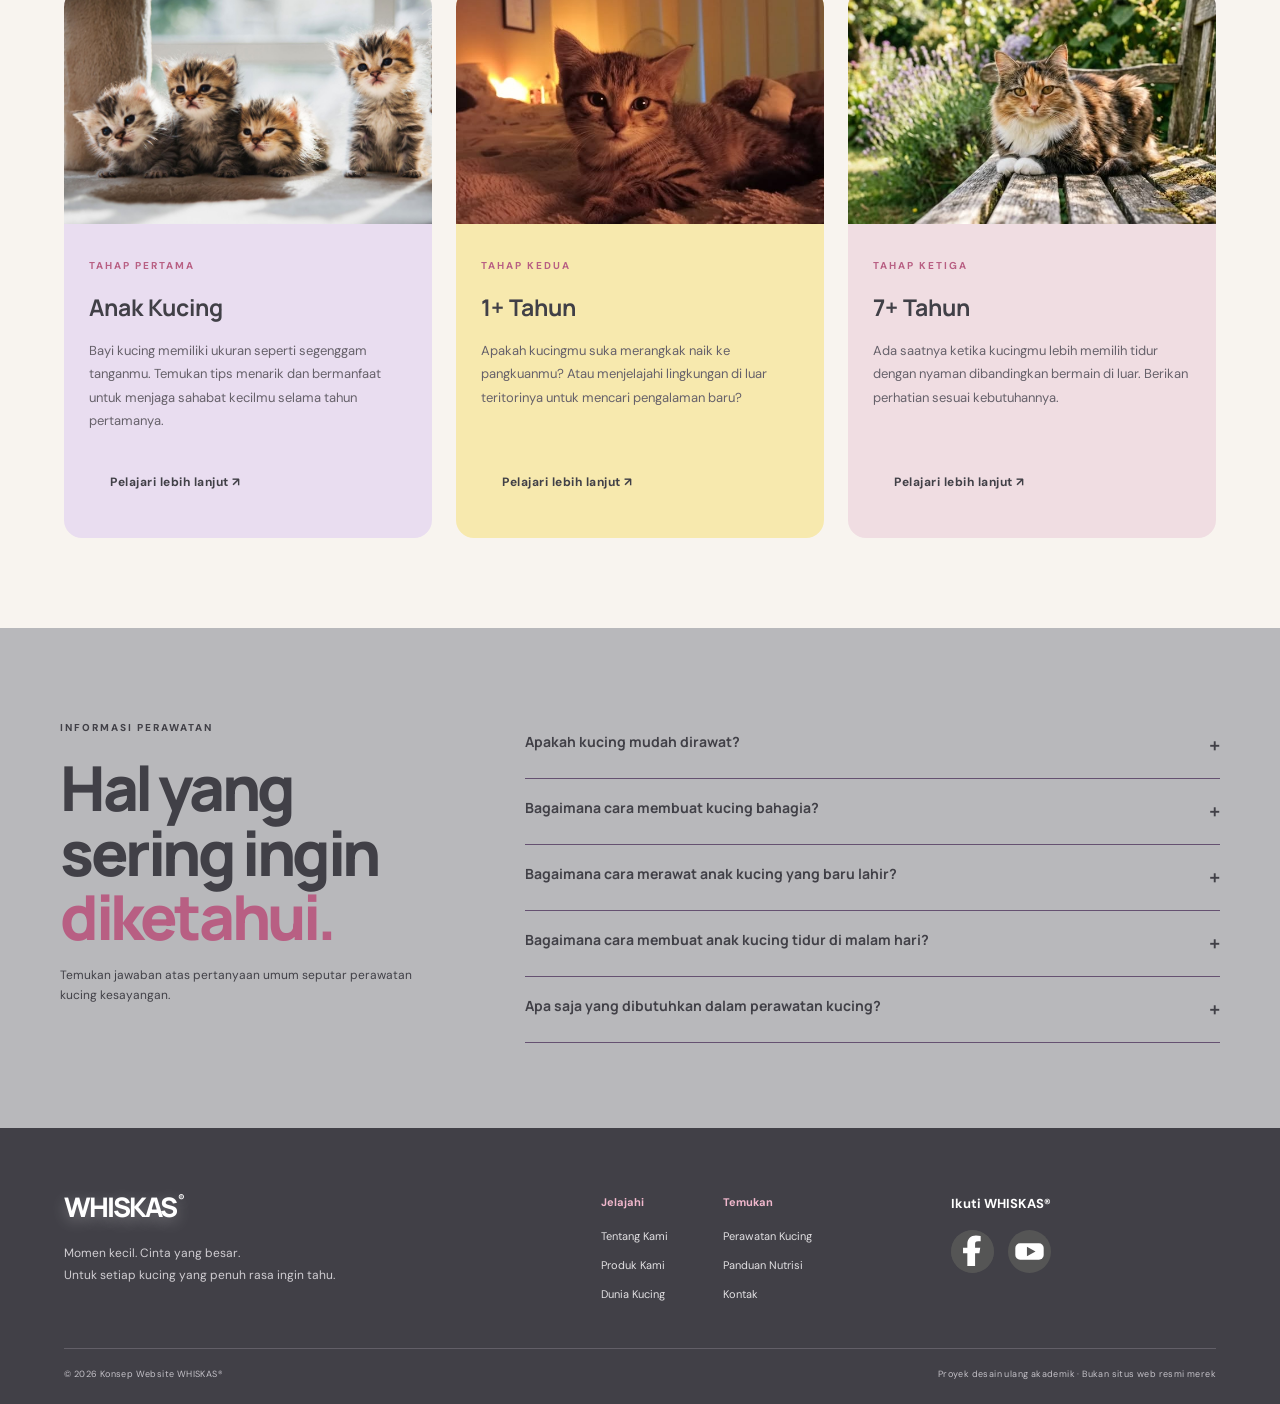
<file: cat-care.html>
<!DOCTYPE html>
<html lang="id">
<head>
  <meta charset="UTF-8">
  <meta name="viewport" content="width=device-width, initial-scale=1.0">
  <meta name="description" content="Whiskas — inspirasi nutrisi, produk, dan perawatan untuk kehidupan kucing yang lebih bahagia.">
  <meta name="theme-color" content="#553078">
  <title>Cat Care | Whiskas</title>
  <link rel="preconnect" href="https://fonts.googleapis.com">
  <link rel="preconnect" href="https://fonts.gstatic.com" crossorigin>
  <link href="https://fonts.googleapis.com/css2?family=DM+Sans:wght@400;500;600;700&family=Manrope:wght@400;500;600;700;800&display=swap" rel="stylesheet">
  <link rel="stylesheet" href="css/style.css">
  <script src="js/script.js" defer></script>
</head>
<body>
  <a class="shafia_skip-link" href="#shafia_main">Lewati ke konten</a>
<header class="shafia_header" id="shafia_header">
    
<div class="shafia_utility">
  <a href="ras-kucing.html">RAS KUCING</a>
  <a href="fakta-kucing.html">FAKTA KUCING</a>

<form class="whiskas-nav-search" action="search.html" method="get" role="search">
  <input type="search" name="q" placeholder="Cari sesuatu..." aria-label="Cari sesuatu">
</form>
</div>

    <div class="shafia_nav-wrap">
      
<a href="index.html" class="whiskas-paw-logo" aria-label="Whiskas beranda">
  <svg viewBox="0 0 220 190" role="img" aria-label="Logo Whiskas berbentuk paw">
    <defs>
      <linearGradient id="pawWhite" x1="0" y1="0" x2="0.8" y2="1">
        <stop offset="0%" stop-color="#ffffff"/>
        <stop offset="100%" stop-color="#f4f0ff"/>
      </linearGradient>
      <linearGradient id="pawPink" x1="0" y1="0" x2="0.8" y2="1">
        <stop offset="0%" stop-color="#ffdce5"/>
        <stop offset="100%" stop-color="#f5a6b5"/>
      </linearGradient>
    </defs>
    <path d="M110 178 C85 184 53 178 43 158 C25 153 17 137 22 119 C8 105 16 88 32 82 C28 65 40 49 59 48 C63 26 81 15 98 27 L110 36 L122 27 C139 15 157 26 161 48 C180 49 192 65 188 82 C204 88 212 105 198 119 C203 137 195 153 177 158 C167 178 135 184 110 178Z"
      fill="url(#pawWhite)" stroke="#b8b6d1" stroke-width="5"/>
    <ellipse cx="48" cy="78" rx="19" ry="25" transform="rotate(-20 48 78)" fill="url(#pawPink)" stroke="#df858e" stroke-width="4"/>
    <ellipse cx="86" cy="43" rx="17" ry="25" transform="rotate(-12 86 43)" fill="url(#pawPink)" stroke="#df858e" stroke-width="4"/>
    <ellipse cx="134" cy="43" rx="17" ry="25" transform="rotate(12 134 43)" fill="url(#pawPink)" stroke="#df858e" stroke-width="4"/>
    <ellipse cx="172" cy="78" rx="19" ry="25" transform="rotate(20 172 78)" fill="url(#pawPink)" stroke="#df858e" stroke-width="4"/>
    <path d="M110 91 C96 91 88 108 75 119 C58 133 69 157 91 157 C101 157 107 152 110 152 C113 152 119 157 129 157 C151 157 162 133 145 119 C132 108 124 91 110 91Z"
      fill="url(#pawPink)" stroke="#df858e" stroke-width="4"/>
    <ellipse cx="84" cy="38" rx="6" ry="9" fill="#fff" opacity=".65"/>
    <path d="M85 111 Q110 96 135 111" fill="none" stroke="#fff" stroke-width="4" opacity=".45"/>
    <text x="110" y="133" text-anchor="middle" font-family="Arial, sans-serif" font-size="19" font-weight="800" fill="#8b527f">whiskas</text>
  </svg>
</a>

      <button class="shafia_menu-toggle" id="shafia_menu-toggle" aria-label="Buka navigasi" aria-expanded="false" aria-controls="shafia_nav">
        <span></span><span></span>
      </button>

      <nav class="shafia_nav" id="shafia_nav" aria-label="Navigasi utama">
        <a href="about.html" data-page="about.html">Kenapa WHISKAS®</a>
        <a href="products.html">Produk</a>
        <a href="nutrition.html" data-page="nutrition.html">Panduan Memberi Makan</a>
        <a href="cat-care.html">Perawatan Kucing</a>
        <a href="lifestyle.html" data-page="lifestyle.html">Dunia Kucing</a>
      </nav>
    </div>
  </header>
  <main id="shafia_main">

    
<!-- HERO PERAWATAN KUCING -->
<section class="shafia_care-hero">
  <div class="shafia_container">
    <span class="shafia_eyebrow">
  <a href="index.html">BERANDA</a> / PERAWATAN KUCING
</span>

    <h1>
      Perawatan penuh kasih.<br>
      <em>Untuk setiap tahap kehidupan.</em>
    </h1>

    <p>
      Merawat kucing adalah pengalaman yang menyenangkan.
      Mulai dari menjaga kebersihan, memberikan makanan bergizi,
      hingga memperhatikan kesehatannya, setiap hal kecil
      dapat membantu sahabat berbulu tumbuh lebih bahagia.
    </p>

    <a class="shafia_btn" href="#shafia_care-age">
      Jelajahi panduan <span>↓</span>
    </a>
  </div>
</section>

<!-- PENGANTAR PERAWATAN -->
<section class="shafia_section shafia_container shafia_care-intro">

  <div class="shafia_section-heading">
    <div>
      <span class="shafia_eyebrow">KENALI KEBUTUHANNYA</span>
      <h2>Merawat mereka adalah bagian dari <em>kasih sayang.</em></h2>
    </div>

    <p>
      Memahami kebutuhan kucing dapat membantu pemilik
      memberikan perawatan yang tepat sejak awal.
    </p>
  </div>

  <div class="shafia_care-intro-text">
    <p>
      Para pemilik kucing baru mungkin merasa kewalahan ketika
      mempelajari cara merawat kucing. Mulai dari memberikan
      makanan bergizi, menjaga kebersihan secara teratur,
      menjadwalkan kunjungan ke dokter hewan, hingga memberikan
      perhatian pada bulu dan kuku mereka.
    </p>

    <p>
      Merawat kucing, termasuk anak kucing yang baru lahir,
      dapat menjadi pengalaman menyenangkan dan memuaskan.
      Dengan memahami kebutuhan mereka dan membangun rutinitas
      yang baik, kamu dapat mempererat ikatan dengan sahabat
      berbulu kesayanganmu.
    </p>
  </div>

</section>




<!-- PANDUAN BERDASARKAN USIA -->
<section class="shafia_section shafia_care-age" id="shafia_care-age">

  <div class="shafia_container">

    <div class="shafia_care-age-heading">
      <div>
        <span class="shafia_eyebrow">PANDUAN BERDASARKAN USIA</span>
        <h2>Setiap usia memiliki <em>ceritanya sendiri.</em></h2>
      </div>

      <p>
        Kenali kebutuhan kucing berdasarkan tahap kehidupannya.
      </p>
    </div>

    <div class="shafia_care-age-grid">

      <!-- ANAK KUCING -->
      <article class="shafia_care-age-card shafia_age-kitten">
        <div class="shafia_care-age-image">
          <img src="category_kitten-flexible-16-9.jpg" alt="Anak kucing">
        </div>
        <div class="shafia_care-age-info">
          <span class="shafia_eyebrow">TAHAP PERTAMA</span>
          <h3>Anak Kucing</h3>
          <p>
            Bayi kucing memiliki ukuran seperti segenggam
            tanganmu. Temukan tips menarik dan bermanfaat
            untuk menjaga sahabat kecilmu selama tahun
            pertamanya.
          </p>
                    <a href="https://pmc.ncbi.nlm.nih.gov/articles/PMC10812130/"
            target="_blank"
            rel="noopener noreferrer"
            class="shafia_btn">
            Pelajari lebih lanjut ↗
          </a>
        </div>
      </article>

      <!-- KUCING DEWASA -->
      <article class="shafia_care-age-card shafia_age-adult">
        <div class="shafia_care-age-image">
          <img src="category_adult-flexible-16-9.jpg" alt="Kucing dewasa">
        </div>
        <div class="shafia_care-age-info">
          <span class="shafia_eyebrow">TAHAP KEDUA</span>
          <h3>1+ Tahun</h3>
          <p>
            Apakah kucingmu suka merangkak naik ke pangkuanmu?
            Atau menjelajahi lingkungan di luar teritorinya
            untuk mencari pengalaman baru?
          </p>
                    <a href="https://pmc.ncbi.nlm.nih.gov/articles/PMC10812130/"
            target="_blank"
            rel="noopener noreferrer"
            class="shafia_btn">
            Pelajari lebih lanjut ↗
          </a>
        </div>
      </article>

      <!-- KUCING SENIOR -->
      <article class="shafia_care-age-card shafia_age-senior">
        <div class="shafia_care-age-image">
          <img src="category_senior-flexible-16-9.jpg" alt="Kucing senior">
        </div>
        <div class="shafia_care-age-info">
          <span class="shafia_eyebrow">TAHAP KETIGA</span>
          <h3>7+ Tahun</h3>
          <p>
            Ada saatnya ketika kucingmu lebih memilih
            tidur dengan nyaman dibandingkan bermain
            di luar. Berikan perhatian sesuai kebutuhannya.
          </p>
          <a href="https://pmc.ncbi.nlm.nih.gov/articles/PMC10812130/"
            target="_blank"
            rel="noopener noreferrer"
            class="shafia_btn">
            Pelajari lebih lanjut ↗
          </a>
        </div>
      </article>

    </div>
  </div>
</section>



<!-- PERTANYAAN UMUM -->
<section class="shafia_faq-section" id="shafia_faq">

  <div class="shafia_container shafia_faq-grid">

    <div>
      <span class="shafia_eyebrow shafia_eyebrow-light">
        INFORMASI PERAWATAN
      </span>

      <h2>Hal yang sering ingin  <em>diketahui.</em></h2>

      <p>
        Temukan jawaban atas pertanyaan umum
        seputar perawatan kucing kesayangan.
      </p>
    </div>

    <div class="shafia_faq-list">

      <details>
        <summary>Apakah kucing mudah dirawat? <span>+</span></summary>
        <p>
          Bagi pemilik kucing baru, tanggung jawab merawat kucing
          terkadang terasa menakutkan. Namun, ada banyak hal yang
          dapat dipelajari, mulai dari memahami kebutuhan dasar,
          memberikan makanan yang tepat, menjaga kebersihan bulu,
          hingga memperhatikan kesehatan mereka.
        </p>
      </details>

      <details>
        <summary>Bagaimana cara membuat kucing bahagia? <span>+</span></summary>
        <p>
          Berikan makanan yang tepat, luangkan waktu untuk bermain
          dan bercengkerama, serta perhatikan kebutuhan perawatannya.
          Rutinitas yang baik dan perhatian penuh kasih dapat
          membantu menciptakan kehidupan yang lebih menyenangkan.
        </p>
      </details>

      <details>
        <summary>Bagaimana cara merawat anak kucing yang baru lahir? <span>+</span></summary>
        <p>
          Anak kucing yang baru lahir membutuhkan perhatian dan
          perawatan khusus. Hal yang perlu diperhatikan meliputi
          pemberian makanan yang tepat, perawatan bulu, dan
          pemeriksaan rutin dengan dokter hewan.
        </p>
      </details>

      <details>
        <summary>Bagaimana cara membuat anak kucing tidur di malam hari? <span>+</span></summary>
        <p>
          Rutinitas yang konsisten dapat membantu menciptakan
          suasana nyaman sebelum tidur. Biasakan waktu bermain,
          perawatan bulu, serta pastikan kebutuhan makanan dan
          lingkungan tidurnya terpenuhi.
        </p>
      </details>

      <details>
        <summary>Apa saja yang dibutuhkan dalam perawatan kucing? <span>+</span></summary>
        <p>
          Perawatan kucing mencakup pemberian makanan yang sesuai,
          menjaga kebersihan, merawat bulu dan kuku, menyediakan
          lingkungan yang nyaman, serta melakukan pemeriksaan
          kesehatan. Anak kucing juga membutuhkan perhatian
          khusus selama masa pertumbuhannya.
        </p>
      </details>

    </div>
  </div>
</section>


  </main>

<!-- FOOTER -->
<footer class="shafia_footer">

  <div class="shafia_footer-top">

    <!-- LOGO DAN DESKRIPSI -->
    <div class="shafia_footer-brand">
      <a class="shafia_logo shafia_logo-light" href="index.html">
        WHISKAS<span>®</span>
      </a>

      <p>
        Momen kecil. Cinta yang besar.<br>
        Untuk setiap kucing yang penuh rasa ingin tahu.
      </p>
    </div>

    <!-- TAUTAN NAVIGASI -->
    <div class="shafia_footer-links">

      <div>
        <strong>Jelajahi</strong>
        <a href="about.html">Tentang Kami</a>
        <a href="products.html">Produk Kami</a>
        <a href="lifestyle.html">Dunia Kucing</a>
      </div>

      <div>
        <strong>Temukan</strong>
        <a href="cat-care.html">Perawatan Kucing</a>
        <a href="nutrition.html">Panduan Nutrisi</a>
        <a href="contact.html">Kontak</a>
      </div>

    </div>

    <!-- SOCIAL MEDIA -->
    <div class="shafia_footer-social">

      <h3>Ikuti WHISKAS®</h3>

      <div class="shafia_social-links">

        <!-- FACEBOOK -->
        <a href="https://www.facebook.com/WhiskasIndonesia"
           target="_blank"
           rel="noopener noreferrer"
           aria-label="Facebook WHISKAS"
           class="shafia_social-icon shafia_social-facebook">

          <svg viewBox="0 0 100 100" aria-hidden="true">
            <circle cx="50" cy="50" r="50" fill="#555555"/>
            <path fill="#FFFFFF"
              d="M56 84V54h10l2-13H56v-8c0-4 1-7 7-7h6V14c-3 0-7-1-11-1-12 0-20 7-20 20v8H28v13h10v30z"/>
          </svg>
        </a>

        <!-- YOUTUBE -->
        <a href="https://www.youtube.com/@whiskasindonesia4234"
           target="_blank"
           rel="noopener noreferrer"
           aria-label="YouTube WHISKAS"
           class="shafia_social-icon">

          <svg viewBox="0 0 100 100" aria-hidden="true">
            <circle cx="50" cy="50" r="50" fill="#555555"/>
            <rect x="17" y="31" width="66" height="38"
                  rx="11" fill="#FFFFFF"/>
            <path d="M44 39L64 50L44 61Z" fill="#555555"/>
          </svg>
        </a>

      </div>
    </div>

  </div>

  <!-- COPYRIGHT -->
  <div class="shafia_footer-bottom">
    <span>© 2026 Konsep Website WHISKAS®</span>
    <span>Proyek desain ulang akademik · Bukan situs web resmi merek</span>
  </div>

</footer>

  <script src="js/back-to-top.js"></script>
</body>
</html>
</file>
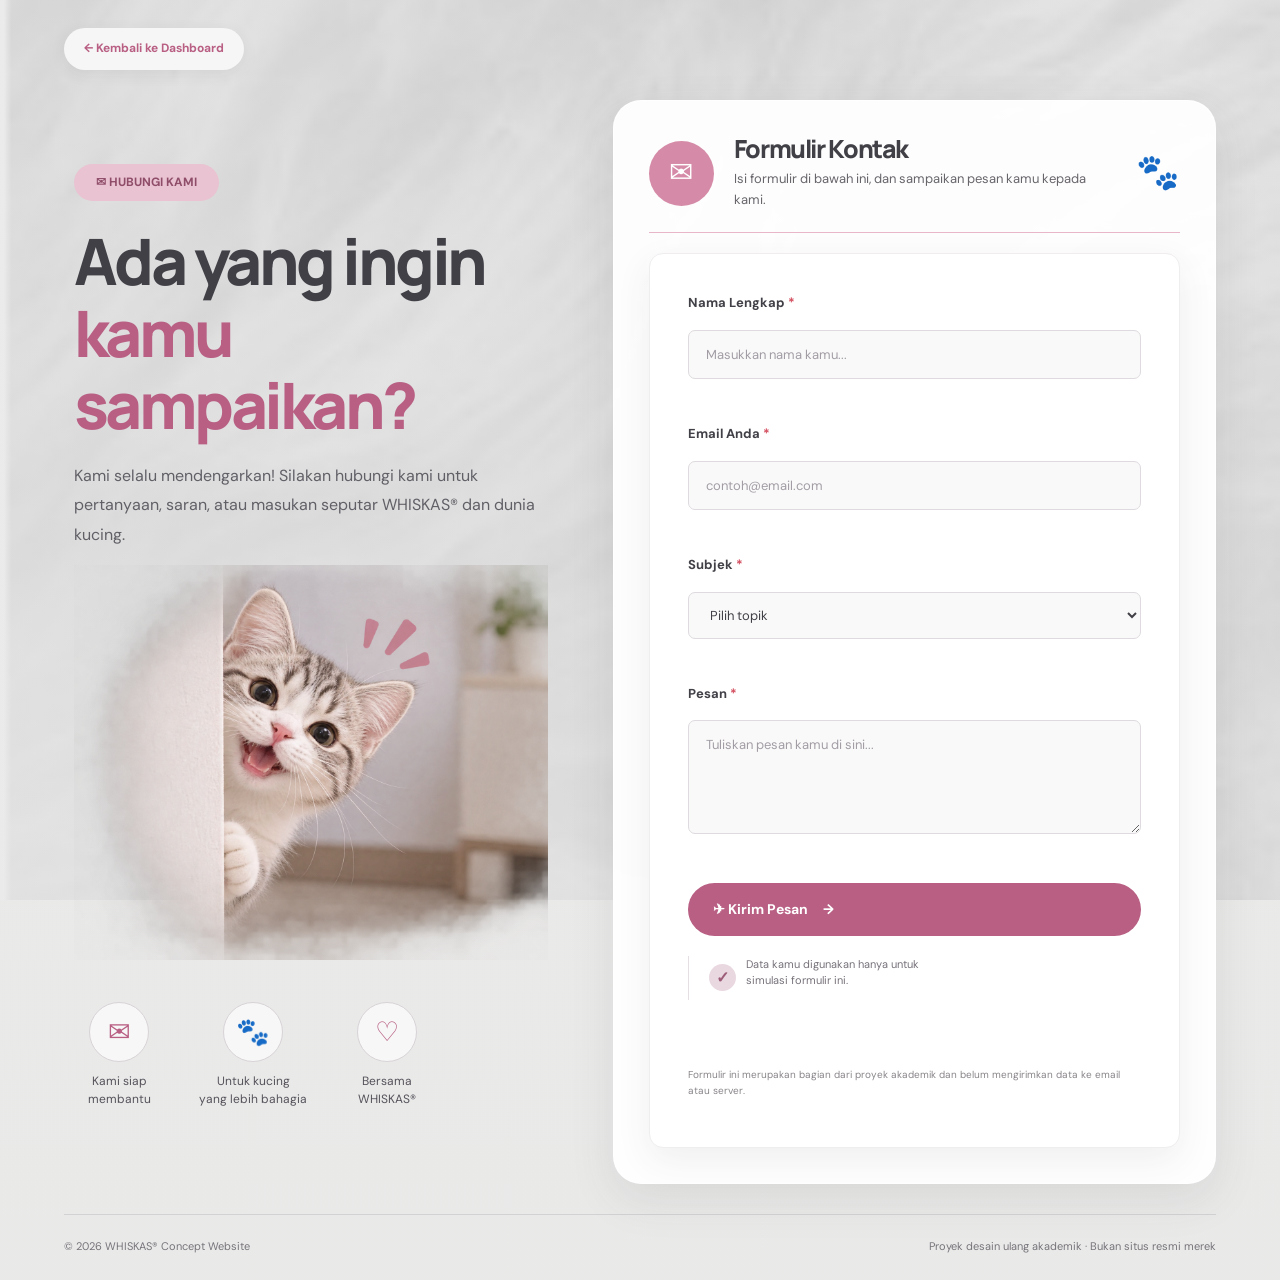
<file: contact.html>
<!DOCTYPE html>
<html lang="id">
<head>
  <meta charset="UTF-8">
  <meta name="viewport" content="width=device-width, initial-scale=1.0">

  <meta name="description" content="Hubungi WHISKAS Concept Website untuk menyampaikan pertanyaan, saran, dan masukan.">
  <meta name="theme-color" content="#414047">

  <title>Kontak | WHISKAS®</title>

  <link rel="preconnect" href="https://fonts.googleapis.com">
  <link rel="preconnect" href="https://fonts.gstatic.com" crossorigin>
  <link href="https://fonts.googleapis.com/css2?family=DM+Sans:wght@400;500;600;700&family=Manrope:wght@400;500;600;700;800&display=swap" rel="stylesheet">

  <link rel="stylesheet" href="css/style.css">

  
</head>


<body>

  <main class="shafia_contact-page">

    <div class="shafia_contact-container">

      <a href="index.html" class="shafia_contact-back">
        ← Kembali ke Dashboard
      </a>

      <div class="shafia_contact-layout">

        <!-- BAGIAN KIRI -->
        
<section class="shafia_contact-intro">

  <div class="shafia_contact-intro-top">

    <div class="shafia_contact-copy">
      <span class="shafia_contact-label">
        ✉ HUBUNGI KAMI
      </span>

      <h1>
        Ada yang ingin<br>
        <em>kamu sampaikan?</em>
      </h1>

      <p class="shafia_contact-description">
        Kami selalu mendengarkan! Silakan hubungi kami
        untuk pertanyaan, saran, atau masukan seputar
        WHISKAS® dan dunia kucing.
      </p>
    </div>

 <div class="shafia_contact-photo">
  <img src="foto-kucing.png" alt="Kucing WHISKAS">
</div>

  </div>

  <div class="shafia_contact-highlights">
    <div class="shafia_contact-highlight">
      <span>✉</span>
      <p>Kami siap<br>membantu</p>
    </div>

    <div class="shafia_contact-highlight">
      <span>🐾</span>
      <p>Untuk kucing<br>yang lebih bahagia</p>
    </div>

    <div class="shafia_contact-highlight">
      <span>♡</span>
      <p>Bersama<br>WHISKAS®</p>
    </div>
  </div>

</section>



        <!-- BAGIAN KANAN: FORMULIR -->
        <section class="shafia_contact-card">

          <div class="shafia_contact-card-heading">
            <div class="shafia_contact-mail-icon">✉</div>

            <div>
              <h2>Formulir Kontak</h2>
              <p>
                Isi formulir di bawah ini, dan sampaikan
                pesan kamu kepada kami.
              </p>
            </div>

            <span class="shafia_contact-card-paw">🐾</span>
          </div>

<form
  class="shafia_contact-form"
  id="shafia_contact-form"
  action="https://formsubmit.co/arshakaalabidzar@gmail.com"
  method="POST"
  novalidate
>
  <input type="hidden" name="_subject" value="Pesan Baru dari Website WHISKAS">
<input type="hidden" name="_captcha" value="false">
<input type="hidden" name="_template" value="table">

            <div class="shafia_form-row">
              <label for="shafia_name">Nama Lengkap <span>*</span></label>
              <input
                id="shafia_name"
                name="name"
                type="text"
                placeholder="Masukkan nama kamu..."
                required
                minlength="2"
              >
              <small class="shafia_error" data-error="name"></small>
            </div>

            <div class="shafia_form-row">
              <label for="shafia_email">Email Anda <span>*</span></label>
              <input
                id="shafia_email"
                name="email"
                type="email"
                placeholder="contoh@email.com"
                required
              >
              <small class="shafia_error" data-error="email"></small>
            </div>

            <div class="shafia_form-row">
              <label for="shafia_subject">Subjek <span>*</span></label>
              <select id="shafia_subject" name="subject" required>
                <option value="">Pilih topik</option>
                <option value="Informasi Produk">Informasi Produk</option>
                <option value="Nutrisi Kucing">Nutrisi Kucing</option>
                <option value="Perawatan Kucing">Perawatan Kucing</option>
                <option value="Saran dan Masukan">Saran dan Masukan</option>
                <option value="Lainnya">Lainnya</option>
              </select>
              <small class="shafia_error" data-error="subject"></small>
            </div>

            <div class="shafia_form-row">
              <label for="shafia_message">Pesan <span>*</span></label>
              <textarea
                id="shafia_message"
                name="message"
                rows="4"
                placeholder="Tuliskan pesan kamu di sini..."
                required
                minlength="10"
              ></textarea>
              <small class="shafia_error" data-error="message"></small>
            </div>

            <div class="shafia_contact-form-bottom">
              <button type="submit" class="shafia_contact-submit">
                ✈ Kirim Pesan <span>→</span>
              </button>

              <div class="shafia_contact-security">
                <span>✓</span>
                <p>Data kamu digunakan hanya untuk simulasi formulir ini.</p>
              </div>
            </div>

            <p
              class="shafia_form-status"
              id="shafia_form-status"
              role="status"
              aria-live="polite"
            ></p>

            <p class="shafia_disclaimer">
              Formulir ini merupakan bagian dari proyek akademik
              dan belum mengirimkan data ke email atau server.
            </p>

          </form>

        </section>

      </div>

      <div class="shafia_contact-bottom">
        © 2026 WHISKAS® Concept Website
        <span>Proyek desain ulang akademik · Bukan situs resmi merek</span>
      </div>

    </div>

  </main>

 <script>
document.addEventListener("DOMContentLoaded", function () {
  const form = document.getElementById("shafia_contact-form");
  const status = document.getElementById("shafia_form-status");

  const fields = {
    name: document.getElementById("shafia_name"),
    email: document.getElementById("shafia_email"),
    subject: document.getElementById("shafia_subject"),
    message: document.getElementById("shafia_message")
  };

  form.addEventListener("submit", function (event) {
    event.preventDefault();

    let valid = true;

    Object.entries(fields).forEach(([key, field]) => {
      const error = document.querySelector(
        '[data-error="' + key + '"]'
      );

      error.textContent = "";

      if (!field.value.trim()) {
        error.textContent = "Bagian ini wajib diisi.";
        valid = false;
      } else if (key === "name" && field.value.trim().length < 2) {
        error.textContent = "Nama minimal 2 karakter.";
        valid = false;
      } else if (key === "email" && !field.validity.valid) {
        error.textContent = "Masukkan email yang valid.";
        valid = false;
      } else if (key === "message" && field.value.trim().length < 10) {
        error.textContent = "Pesan minimal 10 karakter.";
        valid = false;
      }
    });

if (!valid) {
  status.textContent = "";
  return;
}

status.textContent = "Mengirim pesan...";
form.submit();
  });
});
</script>
</body>
</html>

</html>
</file>
<file: css/style.css>
:root{
  --shafia-purple:#553078;--shafia-purple-deep:#352047;--shafia-purple-soft:#8d68ad;
  --shafia-lilac:#cbb4df;--shafia-lilac-pale:#eee5f4;--shafia-warm:#e6b6c5;
  --shafia-yellow:#f2d56b;--shafia-cream:#fbf6ef;--shafia-paper:#fffdf9;
  --shafia-ink:#2b2430;--shafia-muted:#756d79;--shafia-line:#e8dfea;
  --shafia-font:'DM Sans',sans-serif;--shafia-display:'Manrope',sans-serif;
  --shafia-shadow:0 22px 60px rgba(53,32,71,.12);
}
*{box-sizing:border-box}
html{scroll-behavior:smooth;scroll-padding-top:90px}
body{margin:0;background:var(--shafia-cream);color:var(--shafia-ink);font-family:var(--shafia-font);line-height:1.65}
img{display:block;max-width:100%;object-fit:cover}
a{color:inherit;text-decoration:none}
button,input,textarea,select{font:inherit}
button,a{-webkit-tap-highlight-color:transparent}
.shafia_container{width:min(1160px,calc(100% - 64px));margin-inline:auto}
.shafia_skip-link{position:absolute;left:-999px;top:10px;background:white;padding:10px;z-index:999}
.shafia_skip-link:focus{left:10px}
.shafia_header{position:sticky;top:0;z-index:100;background:rgba(251,246,239,.94);backdrop-filter:blur(16px);border-bottom:1px solid rgba(85,48,120,.09)}
.shafia_nav-wrap{height:82px;width:min(1320px,calc(100% - 64px));margin:auto;display:flex;align-items:center;justify-content:space-between}
.shafia_logo{font:800 27px var(--shafia-display);letter-spacing:-2px;color:var(--shafia-purple);line-height:1}
.shafia_logo span{font-size:10px;vertical-align:top;letter-spacing:0;margin-left:2px}
.shafia_nav{display:flex;align-items:center;gap:30px}
.shafia_nav>a{font-size:12px;font-weight:700;color:#5c5262;transition:.25s}
.shafia_nav>a:hover,.shafia_nav>a.is-current{color:var(--shafia-purple)}
.shafia_nav-contact{padding:12px 18px;border:1px solid #cbb9d7;border-radius:99px}
.shafia_nav-contact span{margin-left:9px}
.shafia_menu-toggle{display:none;border:0;background:none;width:42px;height:42px;padding:10px}
.shafia_menu-toggle span{display:block;height:2px;background:var(--shafia-purple);margin:6px 0}
.shafia_eyebrow{display:inline-flex;align-items:center;gap:9px;color:var(--shafia-purple);font-size:10px;font-weight:800;letter-spacing:2px}
.shafia_eyebrow-light{color:#e8d9f3}
.shafia_eyebrow i{width:7px;height:7px;background:var(--shafia-yellow);border-radius:50%}
h1,h2,h3,p{margin-top:0}
h1,h2{font-family:var(--shafia-display);letter-spacing:-.055em;line-height:1.04}
h1{font-size:clamp(52px,7.4vw,100px);font-weight:800}
h2{font-size:clamp(36px,5vw,62px);font-weight:800}
h1 em,h2 em,blockquote em{font-style:normal;color:var(--shafia-yellow)}
.shafia_btn{display:inline-flex;align-items:center;justify-content:center;gap:24px;padding:15px 21px;border-radius:999px;font-size:12px;font-weight:800;transition:transform .25s,box-shadow .25s}
.shafia_btn:hover{transform:translateY(-3px);box-shadow:0 12px 24px rgba(0,0,0,.13)}
.shafia_btn span{font-size:17px}
.shafia_btn-yellow{background:var(--shafia-yellow);color:var(--shafia-purple-deep)}
.shafia_btn-purple{background:var(--shafia-purple);color:white}
.shafia_btn-outline-light{border:1px solid rgba(255,255,255,.55);color:white}
.shafia_text-link{display:inline-flex;align-items:center;gap:16px;color:var(--shafia-purple);font-size:12px;font-weight:800}
.shafia_text-link span{font-size:19px;transition:transform .2s}
.shafia_text-link:hover span{transform:translateX(5px)}
.shafia_text-link-light{color:white}
.shafia_section{padding-top:108px;padding-bottom:108px}
.shafia_hero{min-height:650px;background:var(--shafia-purple);color:white;position:relative;overflow:hidden;display:grid;grid-template-columns:1fr 1fr;align-items:center;padding:70px max(7vw,calc((100vw - 1160px)/2));gap:40px}
.shafia_hero-copy{position:relative;z-index:2;max-width:590px}
.shafia_hero h1{margin:22px 0;font-size:clamp(58px,7vw,96px)}
.shafia_hero h1 em{color:var(--shafia-yellow)}
.shafia_hero-copy>p{max-width:420px;color:#e4d8ed;font-size:15px;line-height:1.8}
.shafia_hero-actions{display:flex;align-items:center;gap:26px;margin-top:30px;flex-wrap:wrap}
.shafia_hero-note{font-size:10px;color:#d7c9e2;margin-top:62px;letter-spacing:.5px}
.shafia_note-dot{display:inline-block;width:7px;height:7px;background:var(--shafia-yellow);border-radius:50%;margin-right:8px}
.shafia_hero-art{position:relative;min-height:480px;display:grid;place-items:center}
.shafia_hero-art>img{position:relative;z-index:1;width:min(440px,90%);height:450px;border-radius:48% 48% 42% 42%;object-fit:cover;box-shadow:0 25px 70px rgba(22,10,34,.28)}
.shafia_hero-orbit{position:absolute;border:1px solid rgba(255,255,255,.23);border-radius:50%;width:520px;height:520px}
.shafia_orbit-two{width:590px;height:590px;border-color:rgba(242,213,107,.28)}
.shafia_sticker{position:absolute;z-index:2;right:4%;top:8%;width:95px;height:95px;background:var(--shafia-yellow);color:var(--shafia-purple);border-radius:50%;display:grid;place-content:center;text-align:center;font:800 17px/1.1 var(--shafia-display);transform:rotate(12deg)}
.shafia_hero-caption{position:absolute;z-index:2;bottom:2%;right:2%;font-size:10px;letter-spacing:1px;color:#e6d9ef}
.shafia_hero-index{position:absolute;right:34px;bottom:28px;font:700 12px var(--shafia-display);letter-spacing:2px}
.shafia_hero-index span{color:var(--shafia-yellow);padding:0 5px}
.shafia_intro{display:grid;grid-template-columns:.6fr 1.5fr .4fr;gap:35px;align-items:center}
.shafia_intro-label{display:flex;align-items:center;gap:18px;align-self:stretch}
.shafia_vertical-line{height:100%;width:1px;background:#ff9cce}
.shafia_intro-content h2{max-width:750px;margin:15px 0 24px}
.shafia_intro-content h2 em{color:var(--shafia-purple-soft)}
.shafia_intro-content p{max-width:590px;color:var(--shafia-muted);font-size:14px;line-height:1.9;margin-bottom:25px}
.shafia_intro-mark{font:800 100px var(--shafia-display);color:#e9dfee;text-align:center}
.shafia_intro-mark span{color:var(--shafia-warm)}
.shafia_feature-band{display:grid;grid-template-columns:1fr 1fr;background:#352047;color:white;min-height:470px}
.shafia_feature-image img{width:100%;height:100%;min-height:470px}
.shafia_feature-copy{padding:75px clamp(35px,7vw,110px);align-self:center}
.shafia_feature-copy h2{margin:20px 0;color:white}
.shafia_feature-copy h2 em{color:var(--shafia-warm)}
.shafia_feature-copy p{color:#d8cbdc;max-width:390px;font-size:14px;line-height:1.8;margin-bottom:28px}
.shafia_section-heading{display:flex;justify-content:space-between;align-items:end;gap:30px;margin-bottom:42px}
.shafia_section-heading h2{margin:14px 0 0}
.shafia_section-heading h2 em{color:var(--shafia-purple-soft)}
.shafia_section-heading>p{max-width:370px;color:var(--shafia-muted);font-size:13px}
.shafia_product-preview{display:grid;grid-template-columns:repeat(3,1fr);gap:18px}
.shafia_product-tile{padding:22px;border-radius:8px;min-height:390px;display:flex;flex-direction:column;justify-content:space-between;overflow:hidden}
.shafia_product-tile-lilac{background:#e8d9f0}.shafia_product-tile-yellow{background:#f5e7a8}.shafia_product-tile-cream{background:#f0dce1}
.shafia_product-tag{font-size:9px;letter-spacing:1.6px;font-weight:800;color:var(--shafia-purple)}
.shafia_pack{width:155px;height:205px;margin:15px auto 20px;border-radius:13px 13px 22px 22px;background:linear-gradient(140deg,#7951a0,#42215f);box-shadow:13px 17px 25px rgba(50,28,65,.22);color:white;display:flex;flex-direction:column;align-items:center;justify-content:center;position:relative;transform:rotate(-3deg);border:3px solid rgba(255,255,255,.45)}
.shafia_pack:before{content:"";position:absolute;top:-7px;left:10px;right:10px;height:12px;border-radius:5px;background:#4a2869}
.shafia_pack>span{font:800 18px var(--shafia-display);letter-spacing:-1px}
.shafia_pack>b{font:800 25px var(--shafia-display);margin-top:10px}
.shafia_pack>small{font-size:10px;margin-top:5px}
.shafia_pack>i{position:absolute;bottom:13px;right:14px;font-style:normal;font-size:20px;color:var(--shafia-yellow)}
.shafia_pack-plum{background:linear-gradient(140deg,#5a245e,#31143e);transform:rotate(3deg)}
.shafia_pack-pink{background:linear-gradient(140deg,#d18b9e,#8c466d);transform:rotate(-2deg)}
.shafia_pack-orange{background:linear-gradient(140deg,#c66d42,#793b39)}
.shafia_product-tile h3{font:800 19px var(--shafia-display);margin:0 0 5px}
.shafia_product-tile p{font-size:11px;color:#65596a;margin:0}
.shafia_disclaimer{font-size:10px;color:#8a7f8d;line-height:1.6;margin-top:20px}
.shafia_care-cta{background:var(--shafia-lilac-pale);min-height:430px;display:grid;grid-template-columns:1fr 1fr;position:relative;overflow:hidden}
.shafia_care-cta-copy{padding:75px max(6vw,calc((100vw - 1160px)/2));padding-right:35px;align-self:center}
.shafia_care-cta h2{margin:18px 0;color:var(--shafia-purple)}
.shafia_care-cta h2 em{color:#ad779c}
.shafia_care-cta p{font-size:13px;color:#695c70;max-width:350px}
.shafia_care-cta>img{height:100%;min-height:430px;width:100%}
.shafia_cta-scribble{position:absolute;right:43%;bottom:8%;font:italic 800 45px var(--shafia-display);color:var(--shafia-purple);transform:rotate(-12deg)}
.shafia_quote-section{text-align:center;padding-block:100px}
.shafia_quote-mark{font:100px Georgia;color:var(--shafia-warm);line-height:.7}
.shafia_quote-section blockquote{font:800 clamp(36px,5vw,64px)/1.1 var(--shafia-display);letter-spacing:-3px;margin:15px 0 25px}
.shafia_quote-section blockquote em{color:var(--shafia-purple-soft)}
.shafia_quote-section .shafia_eyebrow{justify-content:center}
.shafia_footer{background:var(--shafia-purple-deep);color:white;padding:65px max(5vw,calc((100vw - 1160px)/2)) 22px}
.shafia_footer-top{display:grid;grid-template-columns:1.2fr 1fr auto;gap:40px;align-items:start;padding-bottom:55px}
.shafia_logo-light{color:white;font-size:30px}
.shafia_footer-top p{font-size:12px;color:#cbbbd6;line-height:1.8;margin-top:18px}
.shafia_footer-links{display:flex;gap:75px}
.shafia_footer-links div{display:flex;flex-direction:column;gap:11px}
.shafia_footer-links strong{font-size:11px;color:var(--shafia-yellow);margin-bottom:5px}
.shafia_footer-links a{font-size:11px;color:#ded3e5}
.shafia_footer-links a:hover{color:var(--shafia-yellow)}
.shafia_back-top{width:43px;height:43px;border:1px solid #806a91;border-radius:50%;display:grid;place-items:center;font-size:20px}
.shafia_footer-bottom{border-top:1px solid #59456b;padding-top:18px;display:flex;justify-content:space-between;gap:20px;color:#b9a9c5;font-size:9px;letter-spacing:.4px}
.shafia_page-hero{min-height:480px;padding:80px max(7vw,calc((100vw - 1160px)/2));display:grid;grid-template-columns:1.1fr .9fr;align-items:center;gap:50px;position:relative;overflow:hidden}
.shafia_page-hero-purple{background:var(--shafia-purple);color:white}
.shafia_page-hero h1{font-size:clamp(52px,6.5vw,82px);margin:20px 0}
.shafia_page-hero h1 em{color:var(--shafia-warm)}
.shafia_page-hero p{max-width:430px;color:#e1d6e8;font-size:14px;line-height:1.8}
.shafia_page-hero img{height:330px;width:100%;border-radius:48% 48% 8px 8px;position:relative;z-index:1}
.shafia_page-hero-shape{position:absolute;width:500px;height:500px;border:1px solid rgba(255,255,255,.2);border-radius:50%;right:8%;bottom:-60%}
.shafia_story-grid{display:grid;grid-template-columns:1fr 1fr;gap:100px}
.shafia_story-grid h2{margin-top:18px}
.shafia_story-grid h2 em,.shafia_split h2 em{color:var(--shafia-purple-soft)}
.shafia_story-grid p,.shafia_split p{font-size:14px;color:var(--shafia-muted);line-height:1.9}
.shafia_values{background:var(--shafia-purple-deep);color:white;padding:95px 0}
.shafia_values h2{margin:18px 0 45px}
.shafia_values h2 em{color:var(--shafia-warm)}
.shafia_value-grid{display:grid;grid-template-columns:repeat(3,1fr);gap:20px}
.shafia_value-grid article{border-top:1px solid #765e87;padding-top:20px}
.shafia_value-grid article>span{color:var(--shafia-yellow);font-size:11px;font-weight:800}
.shafia_value-grid h3{font:800 23px var(--shafia-display);margin:25px 0 8px}
.shafia_value-grid p{font-size:12px;color:#cbbdd4;max-width:260px}
.shafia_split{display:grid;grid-template-columns:1fr 1fr;gap:80px;align-items:center}
.shafia_split img{width:100%;height:430px;border-radius:5px 120px 5px 5px}
.shafia_split h2{margin:18px 0}
.shafia_page-heading{padding-top:100px;padding-bottom:40px}
.shafia_page-heading h1{font-size:clamp(55px,7vw,90px);margin:18px 0}
.shafia_page-heading h1 em{color:var(--shafia-purple-soft)}
.shafia_page-heading p{max-width:520px;color:var(--shafia-muted);font-size:14px;line-height:1.8}
.shafia_products-area{padding-top:25px}
.shafia_filter-row{display:flex;justify-content:space-between;align-items:center;gap:20px;margin-bottom:25px}
.shafia_filter-buttons{display:flex;gap:8px;flex-wrap:wrap}
.shafia_filter{border:1px solid #d9ccdf;background:transparent;border-radius:99px;padding:10px 17px;color:#685d6e;font-size:11px;font-weight:700;cursor:pointer;transition:.2s}
.shafia_filter:hover,.shafia_filter.is-active{background:var(--shafia-purple);border-color:var(--shafia-purple);color:white}
.shafia_product-count{font-size:10px;color:var(--shafia-muted);white-space:nowrap}
.shafia_product-grid{display:grid;grid-template-columns:repeat(3,1fr);gap:22px}
.shafia_catalog-card{min-width:0}
.shafia_catalog-card.is-hidden{display:none}
.shafia_catalog-art{height:310px;border-radius:7px;display:flex;flex-direction:column;justify-content:space-between;padding:20px;overflow:hidden}
.shafia_art-lilac{background:#e8d9f0}.shafia_art-yellow{background:#f5e7a8}.shafia_art-pink{background:#f0dce1}.shafia_art-cream{background:#eee7d8}
.shafia_catalog-art .shafia_pack{margin:auto}
.shafia_catalog-info{display:flex;justify-content:space-between;align-items:center;padding:15px 2px}
.shafia_catalog-info h3{font:800 17px var(--shafia-display);margin:0 0 5px}
.shafia_catalog-info p{font-size:10px;color:var(--shafia-muted);margin:0;max-width:260px}
.shafia_catalog-info>a{width:36px;height:36px;border-radius:50%;background:var(--shafia-purple);color:white;display:grid;place-items:center;flex-shrink:0}
.shafia_breadcrumb{padding-top:30px;display:flex;gap:10px;font-size:10px;color:#8c8190}
.shafia_breadcrumb a:hover{color:var(--shafia-purple)}
.shafia_detail-grid{display:grid;grid-template-columns:1fr 1fr;gap:90px;align-items:center;padding-top:55px}
.shafia_detail-visual{height:510px;background:#e9ddf0;display:grid;place-items:center;position:relative;overflow:hidden}
.shafia_detail-visual:before,.shafia_detail-visual:after{content:"";position:absolute;border:1px solid rgba(85,48,120,.2);border-radius:50%;width:440px;height:440px}
.shafia_detail-visual:after{width:350px;height:350px}
.shafia_pack-large{z-index:1;width:220px;height:310px;transform:rotate(-5deg)}
.shafia_pack-large>span{font-size:25px}.shafia_pack-large>b{font-size:36px}
.shafia_detail-bubble{position:absolute;z-index:2;top:50px;right:45px;width:88px;height:88px;background:var(--shafia-yellow);border-radius:50%;display:grid;place-content:center;text-align:center;color:var(--shafia-purple);font:800 13px/1.1 var(--shafia-display);transform:rotate(12deg)}
.shafia_detail-caption{position:absolute;bottom:20px;left:22px;font-size:9px;letter-spacing:2px;color:var(--shafia-purple)}
.shafia_detail-copy h1{font-size:clamp(58px,6vw,80px);margin:18px 0}
.shafia_detail-copy h1 em{color:var(--shafia-purple-soft)}
.shafia_detail-lead{font-size:14px;color:var(--shafia-muted);max-width:430px}
.shafia_detail-meta{border-top:1px solid var(--shafia-line);border-bottom:1px solid var(--shafia-line);margin:30px 0;padding:18px 0;display:grid;gap:15px}
.shafia_detail-meta div{display:flex;justify-content:space-between;gap:20px;font-size:11px}
.shafia_detail-meta span{color:#95899a;font-size:9px;letter-spacing:1px}
.shafia_detail-meta strong{font-weight:700}
.shafia_detail-bottom,.shafia_lifestyle-note{background:var(--shafia-purple-deep);color:white;padding:75px 0}
.shafia_detail-bottom h2,.shafia_lifestyle-note h2{margin:17px 0 25px}
.shafia_detail-bottom h2 em,.shafia_lifestyle-note h2 em{color:var(--shafia-warm)}
.shafia_gallery-grid{display:grid;grid-template-columns:1fr 1fr 1fr;grid-auto-rows:245px;gap:16px}
.shafia_gallery-card{margin:0;position:relative;overflow:hidden;background:#e4d6eb;border-radius:5px}
.shafia_gallery-card img{width:100%;height:100%;transition:transform .6s}
.shafia_gallery-card:hover img{transform:scale(1.06)}
.shafia_gallery-card:after{content:"";position:absolute;inset:35% 0 0;background:linear-gradient(transparent,rgba(25,14,34,.75))}
.shafia_gallery-card figcaption{position:absolute;z-index:1;bottom:18px;left:20px;color:white;display:flex;flex-direction:column;gap:3px}
.shafia_gallery-card figcaption span{font-size:8px;letter-spacing:1.6px}
.shafia_gallery-card figcaption strong{font:700 17px var(--shafia-display)}
.shafia_gallery-tall{grid-row:span 2}
.shafia_gallery-wide{grid-column:span 2}
.shafia_lifestyle-note h2{max-width:700px}
.shafia_care-layout{padding-top:35px;display:grid;grid-template-columns:1.05fr .95fr;gap:50px;align-items:start}
.shafia_care-feature{background:var(--shafia-purple);color:white}
.shafia_care-feature img{width:100%;height:300px}
.shafia_care-feature>div{padding:30px}
.shafia_care-feature h2{font-size:38px;margin:15px 0}
.shafia_care-feature h2 em{color:var(--shafia-warm)}
.shafia_care-feature p{font-size:12px;color:#e0d3e8}
.shafia_care-list article{display:grid;grid-template-columns:35px 1fr 20px;gap:15px;padding:20px 0;border-bottom:1px solid var(--shafia-line)}
.shafia_care-list article>span{font-size:10px;color:var(--shafia-purple-soft);font-weight:800}
.shafia_care-list h3{font:800 17px var(--shafia-display);margin:0 0 5px}
.shafia_care-list p{font-size:11px;color:var(--shafia-muted);margin:0;line-height:1.7}
.shafia_care-list b{color:var(--shafia-purple)}
.shafia_faq-section{background:var(--shafia-purple-deep);color:white;padding:85px 0}
.shafia_faq-grid{display:grid;grid-template-columns:.7fr 1.3fr;gap:90px}
.shafia_faq-grid h2{margin:17px 0}
.shafia_faq-grid h2 em{color:var(--shafia-warm)}
.shafia_faq-grid>div:first-child p{font-size:12px;color:#cbbbd6}
.shafia_faq-list details{border-bottom:1px solid #655171;padding:19px 0}
.shafia_faq-list summary{list-style:none;cursor:pointer;display:flex;justify-content:space-between;gap:20px;font:700 14px var(--shafia-display)}
.shafia_faq-list summary::-webkit-details-marker{display:none}
.shafia_faq-list summary span{color:var(--shafia-yellow);font-size:20px;transition:transform .2s}
.shafia_faq-list details[open] summary span{transform:rotate(45deg)}
.shafia_faq-list details p{font-size:12px;color:#cbbbd6;max-width:570px;margin:14px 0 0}
.shafia_nutrition-hero{background:var(--shafia-purple);color:white;min-height:470px;padding:100px 0;position:relative;overflow:hidden}
.shafia_nutrition-hero .shafia_container{position:relative;z-index:1}
.shafia_nutrition-hero h1{font-size:clamp(60px,8vw,100px);margin:20px 0}
.shafia_nutrition-hero h1 em{color:var(--shafia-yellow)}
.shafia_nutrition-hero p{max-width:460px;color:#e1d6e8;font-size:14px;margin-bottom:28px}
.shafia_nutrition-sun{position:absolute;width:480px;height:480px;border-radius:50%;background:var(--shafia-warm);right:10%;top:0;opacity:.18}
.shafia_stage-grid{display:grid;grid-template-columns:repeat(3,1fr);gap:18px}
.shafia_stage-grid article{background:#eee5f4;padding:28px;min-height:270px;position:relative}
.shafia_stage-grid article:nth-child(2){background:#f5e9ad}
.shafia_stage-grid article:nth-child(3){background:#f0dce1}
.shafia_stage-number{position:absolute;top:20px;right:22px;font-size:10px;font-weight:800;color:#95869d}
.shafia_stage-icon{font-size:30px;color:var(--shafia-purple)}
.shafia_stage-grid h3{font:800 24px var(--shafia-display);margin:22px 0 8px}
.shafia_stage-grid p{font-size:12px;color:#6f6472;line-height:1.8}
.shafia_feed-band{background:var(--shafia-purple-deep);color:white;padding:75px 0}
.shafia_feed-grid{display:grid;grid-template-columns:1fr 1fr;gap:75px;align-items:center}
.shafia_feed-grid img{width:100%;height:360px;border-radius:5px 100px 5px 5px}
.shafia_feed-grid h2{margin:17px 0 25px}
.shafia_feed-grid ul{padding-left:18px;color:#d7c9df;font-size:12px;line-height:2.2}
.shafia_notice{max-width:850px}
.shafia_notice h2{margin:18px 0}
.shafia_notice h2 em{color:var(--shafia-purple-soft)}
.shafia_notice p{color:var(--shafia-muted);font-size:13px;line-height:1.9}
.shafia_contact-hero{background:var(--shafia-purple);color:white;padding:75px 0 90px;position:relative;overflow:hidden}
.shafia_contact-hero h1{font-size:clamp(58px,8vw,100px);margin:20px 0}
.shafia_contact-hero h1 em{color:var(--shafia-yellow)}
.shafia_contact-hero p{max-width:440px;color:#e2d5ea;font-size:14px}
.shafia_contact-star{position:absolute;right:12%;top:30%;font-size:140px;color:var(--shafia-warm);opacity:.8}
.shafia_contact-grid{display:grid;grid-template-columns:.8fr 1.2fr;gap:100px}
.shafia_contact-info h2{margin:18px 0}
.shafia_contact-info h2 em{color:var(--shafia-purple-soft)}
.shafia_contact-info>p{color:var(--shafia-muted);font-size:13px}
.shafia_contact-detail{border-top:1px solid var(--shafia-line);padding:15px 0;display:flex;flex-direction:column;gap:4px}
.shafia_contact-detail span{font-size:9px;letter-spacing:1.5px;color:#9b8ea0}
.shafia_contact-detail strong{font-size:12px}
.shafia_contact-cat{font-size:34px;color:var(--shafia-purple-soft);margin-top:25px}
.shafia_contact-form{background:var(--shafia-paper);padding:35px;box-shadow:var(--shafia-shadow)}
.shafia_form-row{margin-bottom:19px}
.shafia_form-row label{display:block;font-size:11px;font-weight:800;margin-bottom:8px}
.shafia_form-row input,.shafia_form-row textarea,.shafia_form-row select{width:100%;border:1px solid #e4dbe7;background:#fffdfb;border-radius:4px;padding:13px 14px;color:var(--shafia-ink);font-size:12px;outline:none;transition:border .2s}
.shafia_form-row input:focus,.shafia_form-row textarea:focus,.shafia_form-row select:focus{border-color:var(--shafia-purple)}
.shafia_form-row textarea{resize:vertical}
.shafia_error{display:block;min-height:15px;color:#b34b63;font-size:10px;margin-top:4px}
.shafia_submit{border:0;cursor:pointer}
.shafia_form-status{font-size:12px;margin:13px 0 0;color:var(--shafia-purple);font-weight:700}
@media(max-width:900px){
 .shafia_nav-wrap{width:calc(100% - 40px);height:72px}
 .shafia_menu-toggle{display:block;cursor:pointer}
 .shafia_nav{display:none;position:absolute;top:72px;left:0;right:0;background:var(--shafia-cream);padding:22px 25px 28px;flex-direction:column;align-items:stretch;gap:0;border-bottom:1px solid var(--shafia-line);box-shadow:var(--shafia-shadow)}
 .shafia_nav.is-open{display:flex}
 .shafia_nav>a{padding:12px 4px}
 .shafia_nav-contact{margin-top:8px;text-align:center}
 .shafia_hero{grid-template-columns:1fr;padding:65px 8% 75px;gap:10px}
 .shafia_hero-copy{max-width:650px}
 .shafia_hero-art{min-height:390px}
 .shafia_hero-art>img{height:350px;width:min(370px,80%)}
 .shafia_hero-orbit{width:410px;height:410px}
 .shafia_orbit-two{width:470px;height:470px}
 .shafia_intro{grid-template-columns:.3fr 1.7fr}
 .shafia_intro-mark{display:none}
 .shafia_feature-copy{padding:55px 35px}
 .shafia_product-preview{gap:12px}
 .shafia_product-tile{padding:16px;min-height:360px}
 .shafia_pack{width:130px;height:180px}
 .shafia_page-hero{padding:65px 7%;gap:25px}
 .shafia_detail-grid{gap:40px}
 .shafia_contact-grid{gap:45px}
 .shafia_faq-grid{gap:45px}
}
@media(max-width:640px){
 .shafia_container{width:calc(100% - 40px)}
 .shafia_section{padding-top:72px;padding-bottom:72px}
 .shafia_hero{min-height:auto;padding:55px 22px 65px}
 .shafia_hero h1{font-size:57px}
 .shafia_hero-copy>p{font-size:13px}
 .shafia_hero-actions{gap:18px}
 .shafia_hero-note{margin-top:35px}
 .shafia_hero-art{min-height:320px}
 .shafia_hero-art>img{height:290px;width:75%}
 .shafia_hero-orbit{width:320px;height:320px}
 .shafia_orbit-two{width:360px;height:360px}
 .shafia_sticker{width:75px;height:75px;font-size:14px;right:4%;top:3%}
 .shafia_hero-caption{right:0;font-size:8px}
 .shafia_intro{grid-template-columns:1fr;gap:15px}
 .shafia_intro-label{height:auto}
 .shafia_vertical-line{display:none}
 .shafia_intro-content h2{font-size:40px}
 .shafia_feature-band{grid-template-columns:1fr}
 .shafia_feature-image img{min-height:280px;height:280px}
 .shafia_feature-copy{padding:55px 25px}
 .shafia_section-heading{align-items:flex-start;flex-direction:column;gap:15px}
 .shafia_product-preview{grid-template-columns:1fr}
 .shafia_product-tile{min-height:330px}
 .shafia_product-tile .shafia_pack{width:145px;height:185px}
 .shafia_care-cta{grid-template-columns:1fr}
 .shafia_care-cta-copy{padding:60px 25px}
 .shafia_care-cta>img{min-height:280px;height:280px}
 .shafia_cta-scribble{right:8%;bottom:22%}
 .shafia_footer{padding:50px 22px 20px}
 .shafia_footer-top{grid-template-columns:1fr auto;gap:28px}
 .shafia_footer-links{grid-column:1/-1;gap:45px}
 .shafia_footer-bottom{flex-direction:column;gap:7px}
 .shafia_page-hero{grid-template-columns:1fr;padding:55px 22px;gap:25px}
 .shafia_page-hero h1{font-size:55px}
 .shafia_page-hero img{height:260px;width:100%}
 .shafia_story-grid,.shafia_split{grid-template-columns:1fr;gap:25px}
 .shafia_story-grid h2{font-size:40px}
 .shafia_values{padding:70px 0}
 .shafia_value-grid{grid-template-columns:1fr;gap:25px}
 .shafia_value-grid article{padding-top:15px}
 .shafia_value-grid h3{margin:12px 0 5px}
 .shafia_split img{height:300px}
 .shafia_page-heading{padding-top:70px;padding-bottom:25px}
 .shafia_page-heading h1{font-size:58px}
 .shafia_filter-row{align-items:flex-start;flex-direction:column}
 .shafia_product-grid{grid-template-columns:1fr 1fr;gap:18px 12px}
 .shafia_catalog-art{height:225px;padding:13px}
 .shafia_catalog-art .shafia_pack{width:105px;height:150px}
 .shafia_pack>span{font-size:14px}
 .shafia_pack>b{font-size:20px}
 .shafia_pack>small{font-size:8px}
 .shafia_catalog-info h3{font-size:13px}
 .shafia_catalog-info p{font-size:9px}
 .shafia_catalog-info>a{width:30px;height:30px}
 .shafia_detail-grid{grid-template-columns:1fr;gap:35px;padding-top:30px}
 .shafia_detail-visual{height:390px}
 .shafia_pack-large{width:175px;height:250px}
 .shafia_detail-copy h1{font-size:60px}
 .shafia_gallery-grid{grid-template-columns:1fr 1fr;grid-auto-rows:190px;gap:10px}
 .shafia_gallery-tall{grid-row:span 2}
 .shafia_gallery-wide{grid-column:span 2}
 .shafia_gallery-card figcaption{left:12px;bottom:12px}
 .shafia_gallery-card figcaption strong{font-size:13px}
 .shafia_gallery-card figcaption span{font-size:7px}
 .shafia_care-layout{grid-template-columns:1fr;gap:30px;padding-top:25px}
 .shafia_care-feature img{height:240px}
 .shafia_care-feature>div{padding:23px}
 .shafia_care-feature h2{font-size:32px}
 .shafia_faq-section{padding:65px 0}
 .shafia_faq-grid{grid-template-columns:1fr;gap:25px}
 .shafia_nutrition-hero{padding:75px 0}
 .shafia_nutrition-hero h1{font-size:65px}
 .shafia_stage-grid{grid-template-columns:1fr}
 .shafia_stage-grid article{min-height:220px}
 .shafia_feed-band{padding:60px 0}
 .shafia_feed-grid{grid-template-columns:1fr;gap:30px}
 .shafia_feed-grid img{height:270px}
 .shafia_notice h2{font-size:39px}
 .shafia_contact-hero{padding:65px 0}
 .shafia_contact-star{font-size:75px;right:5%;top:10%}
 .shafia_contact-grid{grid-template-columns:1fr;gap:30px}
 .shafia_contact-form{padding:23px}
}
@media(prefers-reduced-motion:reduce){html{scroll-behavior:auto}*,*:before,*:after{animation-duration:.01ms!important;transition-duration:.01ms!important}}

/* WHISKAS HOMEPAGE — inspired by the supplied official-site reference */
.shafia_header{background:#79006f;border:0;color:#fff;backdrop-filter:none}
.shafia_utility{height:30px;width:min(1080px,calc(100% - 48px));margin:auto;display:flex;justify-content:flex-end;align-items:center;gap:28px}
.shafia_utility a{font-size:9px;font-weight:800;letter-spacing:1.2px;color:#fff}
.shafia_nav-wrap{height:100px;width:min(1080px,calc(100% - 48px));justify-content:space-between}
.shafia_logo{color:#fff;font-size:27px;letter-spacing:-2px;text-shadow:0 4px 15px rgba(255,255,255,.3)}
.shafia_nav{gap:27px}
.shafia_nav>a{font-size:12px;letter-spacing:.7px;color:#fff;font-weight:600;white-space:nowrap}
.shafia_nav>a:hover,.shafia_nav>a.is-current{color:#ffd9f6}
.shafia_nav-contact{border:0;padding:0}
.shafia_nav-contact span{display:none}
.shafia_menu-toggle span{background:#fff}
.nav-chevron{font-size:15px;margin-left:4px}
.whiskas-banner{min-height:480px;height: min(480px, calc(100vh - 130px));padding:38px max(7vw,calc((100vw - 1080px)/2));grid-template-columns:.82fr 1.18fr;gap:18px;background:radial-gradient(ellipse at 56% 50%,#d72b9d 0%,#b10a88 43%,#830078 100%);}
.whiskas-banner:before{content:"";position:absolute;inset:0;opacity:.22;background:repeating-linear-gradient(155deg,transparent 0 8px,rgba(45,0,48,.35) 9px 11px,transparent 13px 20px),repeating-linear-gradient(25deg,transparent 0 22px,rgba(255,190,240,.14) 23px 25px,transparent 28px 40px);mix-blend-mode:soft-light;pointer-events:none}
.whiskas-banner-copy{position:relative;z-index:3;align-self:center;max-width:440px}
.whiskas-banner-logo{font:800 clamp(36px,4vw,54px)/1 var(--shafia-display);letter-spacing:-4px;color:#fff;margin:0 0 38px;text-shadow:0 5px 15px rgba(63,0,55,.3)}
.whiskas-banner-logo sup{font-size:12px;letter-spacing:0;vertical-align:top;margin-left:3px}
.whiskas-banner h1{font-size:clamp(31px,3.1vw,46px);letter-spacing:-1.8px;line-height:1.25;margin:0 0 17px;text-shadow:0 3px 8px rgba(55,0,55,.22)}
.whiskas-banner h1 span{display:inline-block;background:#fff;color:#a20b83;border-radius:18px;padding:7px 17px 9px;font-style:italic}
.whiskas-banner-copy>p{max-width:360px;color:#ffe8fa;font-size:12px;line-height:1.65;text-shadow:0 2px 6px rgba(55,0,55,.3)}
.whiskas-banner-link{display:inline-flex;align-items:center;gap:18px;margin-top:10px;padding:12px 18px;border-radius:99px;background:#f6d5ec;color:#870078;font-size:9px;font-weight:900;letter-spacing:1px;box-shadow:0 5px 0 rgba(73,0,68,.2)}
.whiskas-banner-link b{font-size:15px}
.whiskas-banner-cat{position:relative;z-index:2;min-height:360px;align-self:center;display:flex;align-items:center;justify-content:center}
.whiskas-banner-cat>img{width:min(430px,72%);height:360px;object-fit:cover;object-position:center;border-radius:48% 48% 45% 45%;filter:drop-shadow(0 16px 18px rgba(48,0,48,.3));mix-blend-mode:normal;border:5px solid rgba(255,255,255,.14)}
.whiskas-food-bowl{position:absolute;left:3%;top:39%;width:92px;height:92px;border-radius:50%;background:linear-gradient(145deg,#ffcf68,#c52291);border:5px solid #f4c2df;box-shadow:0 7px 15px #4c004d66;display:grid;align-content:center;text-align:center;color:#fff;font-size:12px;line-height:1.05;transform:rotate(-8deg)}
.whiskas-food-bowl strong{font-size:11px}
.whiskas-nutrition-card{position:absolute;right:0;width:205px;min-height:58px;padding:9px 13px;border:2px solid #f7c65f;border-radius:13px;background:linear-gradient(110deg,#9a087e,#d82c9b);color:#fff;box-shadow:0 5px 12px #4a004b66;display:grid;grid-template-columns:1fr auto;align-items:center;line-height:1.05;transform:rotate(-3deg)}
.whiskas-nutrition-card b{font:800 13px var(--shafia-display)}
.whiskas-nutrition-card strong{font:800 25px var(--shafia-display)}
.whiskas-nutrition-card small{grid-column:1/-1;text-align:right;font-size:8px;font-style:italic}
.card-zinc{top:8%}.card-vitamin{top:37%;right:-2%;transform:rotate(2deg)}.card-calcium{top:66%;right:0;transform:rotate(-2deg)}
.whiskas-banner-footnote{position:absolute;z-index:2;bottom:17px;left:50%;transform:translateX(-50%);width:min(700px,80%);margin:0;text-align:center;color:#f8dff1;font-size:9px;line-height:1.5;font-style:italic;text-shadow:0 2px 5px #4a004b}
@media(max-width:900px){
 .shafia_utility{width:calc(100% - 40px);gap:15px}
 .shafia_nav-wrap{height:76px}
 .shafia_nav{display:none;top:106px;background:#79006f;padding:18px 25px 25px}
 .shafia_nav.is-open{display:flex}
 .whiskas-banner{height:auto;min-height:650px;grid-template-columns:1fr;padding:42px 7% 65px;gap:0}
 .whiskas-banner-copy{max-width:620px;text-align:center;margin:auto}
 .whiskas-banner-logo{margin-bottom:20px}
 .whiskas-banner-copy>p{margin-inline:auto}
 .whiskas-banner-cat{width:min(600px,100%);margin:auto;min-height:340px}
 .whiskas-banner-cat>img{height:310px;width:55%}
 .whiskas-food-bowl{left:13%;top:40%}
 .whiskas-nutrition-card{right:7%}
 .card-vitamin{right:5%}
 .card-calcium{right:7%}
}
@media(max-width:640px){
 .shafia_utility{height:27px;gap:11px;width:calc(100% - 28px)}
 .shafia_utility a{font-size:7px;letter-spacing:.6px}
 .shafia_nav-wrap{width:calc(100% - 32px);height:67px}
 .shafia_logo{font-size:25px}
 .shafia_nav{top:94px}
 .whiskas-banner{min-height:690px;padding:38px 18px 76px}
 .whiskas-banner h1{font-size:31px}
 .whiskas-banner-logo{font-size:42px}
 .whiskas-banner-cat{min-height:330px;margin-top:4px}
 .whiskas-banner-cat>img{width:68%;height:270px}
 .whiskas-food-bowl{width:72px;height:72px;left:0;top:43%;font-size:10px}
 .whiskas-nutrition-card{width:145px;min-height:48px;padding:7px 9px;right:-2%;}
 .whiskas-nutrition-card b{font-size:10px}
 .whiskas-nutrition-card strong{font-size:20px}
 .whiskas-nutrition-card small{font-size:7px}
 .card-zinc{top:5%}.card-vitamin{top:38%;right:-3%}.card-calcium{top:70%;right:-1%}
 .whiskas-banner-footnote{width:90%;font-size:8px;bottom:14px}
}


.whiskas-paw-logo {
  display: inline-flex;
  width: 105px;
  align-items: center;
  justify-content: center;
  text-decoration: none;
  flex-shrink: 0;
  filter: drop-shadow(0 3px 5px rgba(180, 130, 190, .2));
  transition: transform .3s ease;
}

.whiskas-paw-logo svg {
  display: block;
  width: 100%;
  height: auto;
}

.whiskas-paw-logo:hover {
  transform: scale(1.07) rotate(-3deg);
  filter: drop-shadow(0 0 8px rgba(239, 166, 210, .7));
}

/* Menggeser logo navigasi sedikit ke atas */
.shafia_nav-wrap .shafia_logo,
.shafia_nav-wrap .whiskas-paw-logo{
  position:relative;
  top:-20px;
}


/* NAVBAR — DARK GREY */
.shafia_header{
  background:#414047;
  border-bottom:1px solid #55525A;
}

/* Logo Whiskas */
.shafia_nav-wrap .shafia_logo{
  color:#FFFFFF;
}

/* Tulisan menu */
.shafia_nav>a,
.shafia_utility a{
  color:#F5F2F4;
}

.shafia_nav>a:hover,
.shafia_nav>a.is-current{
  color:#F2B8C9;
}

/* Tombol menu mobile */
.shafia_menu-toggle span{
  background:#FFFFFF;
}

/* Navigasi mobile */
@media(max-width:900px){
  .shafia_nav{
    background:#414047;
  }

  .shafia_nav>a{
    color:#FFFFFF;
  }
}

/* BACKGROUND BULU KUCING */
.whiskas-banner {
  background-color: #E8E8E8;
  background-image:
    linear-gradient(
      110deg,
      rgba(255,255,255,.72),
      rgba(210,210,210,.48)
    ),
    url("../bulu-background.png");

  background-size: cover;
  background-position: center;
  background-repeat: no-repeat;
}

/* Warna teks agar tetap terbaca */
.whiskas-banner h1 {
  color: #454149;
  text-shadow: 0 2px 8px rgba(255,255,255,.5);
}

.whiskas-banner h1 span {
  color: #B85F83;
  background: rgba(255,255,255,.85);
}

.whiskas-banner-copy > p {
  color: #55515A;
}

.whiskas-banner-footnote {
  color: #625D64;
}


/* =====================================
   WHISKAS - FOTO DAN BOX NUTRISI
===================================== */

/* Foto Ragdoll tetap berbentuk oval */
.whiskas-banner-cat {
  position: relative;
  z-index: 2;
  min-height: 420px;
  display: flex;
  align-items: center;
  justify-content: center;
  overflow: visible;
}

.whiskas-banner-cat > img {
  position: relative;
  z-index: 3 !important;

  width: min(430px, 72%);
  height: 360px;

  object-fit: cover;
  object-position: center;
  border-radius: 48% 48% 45% 45%;

  border: 5px solid rgba(255,255,255,.25);
  box-shadow: 0 16px 25px rgba(48,48,55,.25);
}

/* BOX NUTRISI HARUS DI DEPAN FOTO */
.whiskas-nutrition-card {
  position: absolute;
  z-index: 6 !important;

  width: 205px;
  min-height: 65px;
  padding: 10px 13px;

  background: linear-gradient(
    135deg,
    #F3F3F5 0%,
    #C7C7CC 48%,
    #85858D 100%
  ) !important;

  border: 2px solid #414047 !important;
  border-radius: 13px;

  color: #303036 !important;
  box-shadow: 0 7px 18px rgba(35,35,40,.3);
}

/* Tulisan box */
.whiskas-nutrition-card b {
  color: #303036 !important;
  font-size: 13px;
}

.whiskas-nutrition-card strong {
  color: #FFFFFF !important;
  font-size: 25px;
  text-shadow: 0 2px 4px rgba(40,40,45,.3);
}

.whiskas-nutrition-card small {
  color: #414047 !important;
  font-weight: 800;
}

/* Posisi ketiga box */
.card-zinc {
  top: 8%;
  right: 0;
  transform: rotate(-3deg);
}

.card-vitamin {
  top: 37%;
  right: -3%;
  transform: rotate(2deg);
}

.card-calcium {
  top: 66%;
  right: 0;
  transform: rotate(-2deg);
}

/* Lingkaran porsi harian */
.whiskas-food-bowl {
  z-index: 7 !important;
  background: linear-gradient(145deg, #F3F3F5, #85858D);
  border: 3px solid #414047;
  color: #303036;
}

/* Tampilan tablet */
@media(max-width:900px) {
  .whiskas-banner-cat {
    min-height: 390px;
  }

  .whiskas-banner-cat > img {
    width: 55%;
    height: 310px;
  }

  .whiskas-nutrition-card {
    right: 7%;
  }
}

/* Tampilan HP */
@media(max-width:640px) {
  .whiskas-banner-cat {
    min-height: 330px;
  }

  .whiskas-banner-cat > img {
    width: 68%;
    height: 270px;
  }

  .whiskas-nutrition-card {
    width: 145px;
  }

  .card-zinc { top: 5%; }
  .card-vitamin { top: 38%; right: -3%; }
  .card-calcium { top: 70%; }
}

/* =====================================
   WHISKAS - FOTO DAN BOX NUTRISI
===================================== */

/* Foto Ragdoll tetap berbentuk oval */
.whiskas-banner-cat {
  position: relative;
  z-index: 2;
  min-height: 420px;
  display: flex;
  align-items: center;
  justify-content: center;
  overflow: visible;
}

.whiskas-banner-cat > img {
  position: relative;
  z-index: 3 !important;

  width: min(430px, 72%);
  height: 360px;

  object-fit: cover;
  object-position: center;
  border-radius: 48% 48% 45% 45%;

  border: 5px solid rgba(255,255,255,.25);
  box-shadow: 0 16px 25px rgba(48,48,55,.25);
}

/* BOX NUTRISI HARUS DI DEPAN FOTO */
.whiskas-nutrition-card {
  position: absolute;
  z-index: 6 !important;

  width: 205px;
  min-height: 65px;
  padding: 10px 13px;

  background: linear-gradient(
    135deg,
    #F3F3F5 0%,
    #C7C7CC 48%,
    #85858D 100%
  ) !important;

  border: 2px solid #414047 !important;
  border-radius: 13px;

  color: #303036 !important;
  box-shadow: 0 7px 18px rgba(35,35,40,.3);
}

/* Tulisan box */
.whiskas-nutrition-card b {
  color: #303036 !important;
  font-size: 13px;
}

.whiskas-nutrition-card strong {
  color: #FFFFFF !important;
  font-size: 25px;
  text-shadow: 0 2px 4px rgba(40,40,45,.3);
}

.whiskas-nutrition-card small {
  color: #414047 !important;
  font-weight: 800;
}

/* Posisi ketiga box */
.card-zinc {
  top: 8%;
  right: 0;
  transform: rotate(-3deg);
}

.card-vitamin {
  top: 37%;
  right: -3%;
  transform: rotate(2deg);
}

.card-calcium {
  top: 66%;
  right: 0;
  transform: rotate(-2deg);
}

/* Lingkaran porsi harian */
.whiskas-food-bowl {
  z-index: 7 !important;
  background: linear-gradient(145deg, #F3F3F5, #85858D);
  border: 3px solid #414047;
  color: #303036;
}

/* Tampilan tablet */
@media(max-width:900px) {
  .whiskas-banner-cat {
    min-height: 390px;
  }

  .whiskas-banner-cat > img {
    width: 55%;
    height: 310px;
  }

  .whiskas-nutrition-card {
    right: 7%;
  }
}

/* Tampilan HP */
@media(max-width:640px) {
  .whiskas-banner-cat {
    min-height: 330px;
  }

  .whiskas-banner-cat > img {
    width: 68%;
    height: 270px;
  }

  .whiskas-nutrition-card {
    width: 145px;
  }

  .card-zinc { top: 5%; }
  .card-vitamin { top: 38%; right: -3%; }
  .card-calcium { top: 70%; }
}

.whiskas-banner-cat {
  position: relative;
  overflow: visible;
  display: flex;
  align-items: center;
  justify-content: center;
}

.whiskas-banner-cat > img {
  position: relative;
  z-index: 3;
  width: min(430px, 72%);
  height: 360px;
  object-fit: cover;
  object-position: center;
  border-radius: 50%;
  border: 5px solid #414047;
  overflow: hidden;
}


/* =================================
   NAVIGATION - WHISKAS GLOW EFFECT
================================= */

/* Menu navigasi */
.shafia_nav > a {
  position: relative;
  color: #F5F2F4;
  text-decoration: none;
  transition: color .3s ease, text-shadow .3s ease;
  padding: 10px 0;
}

/* Efek cahaya saat diarahkan */
.shafia_nav > a:hover,
.shafia_nav > a.is-current {
  color: #FFD9EE !important;
  text-shadow:
    0 0 5px rgba(255, 217, 238, .8),
    0 0 13px rgba(255, 180, 220, .6),
    0 0 22px rgba(255, 255, 255, .35);
}

/* Garis bawah animasi */
.shafia_nav > a::after {
  content: "";
  position: absolute;
  left: 0;
  bottom: 2px;
  width: 0;
  height: 2px;
  border-radius: 10px;
  background: linear-gradient(
    90deg,
    #FFFFFF,
    #F2B8D0,
    #FFFFFF
  );
  box-shadow: 0 0 8px rgba(255, 210, 235, .8);
  transition: width .3s ease;
}

/* Garis muncul ketika hover atau aktif */
.shafia_nav > a:hover::after,
.shafia_nav > a.is-current::after {
  width: 100%;
}

/* Hilangkan warna ungu dari efek menu aktif */
.shafia_nav > a.is-current {
  color: #FFD9EE !important;
}

/* Hilangkan tanda V jika masih ada */
.nav-chevron {
  display: none !important;
}

.whiskas-banner h1 {
  white-space: normal;
}

.whiskas-banner h1 span {
  display: inline-block;
  white-space: nowrap;
  padding: 7px 17px 9px;
}


/* BOX NUTRISI DENGAN IKON */
.whiskas-nutrition-card {
  display: grid;
  grid-template-columns: 38px 1fr auto;
  grid-template-rows: auto auto;
  align-items: center;
  column-gap: 9px;
  row-gap: 3px;
  padding: 10px 13px;
}

/* Posisi ikon */
.whiskas-nutrition-card::before {
  grid-column: 1;
  grid-row: 1 / 3;
  font-size: 27px;
  text-align: center;
  filter: drop-shadow(0 2px 2px rgba(0,0,0,.15));
}

/* Ikon ikan untuk Zinc */
.card-zinc::before {
  content: "🐟";
}

/* Ikon telur untuk Vitamin E */
.card-vitamin::before {
  content: "🥚";
}

/* Ikon susu untuk Kalsium */
.card-calcium::before {
  content: "🥛";
}

/* Tulisan nutrisi */
.whiskas-nutrition-card b {
  grid-column: 2;
  grid-row: 1;
  font-size: 12px;
  color: #414047;
}

/* Angka nutrisi */
.whiskas-nutrition-card strong {
  grid-column: 3;
  grid-row: 1 / 3;
  font-size: 24px;
  color: #FFFFFF;
}

/* Keterangan makanan */
.whiskas-nutrition-card small {
  grid-column: 2;
  grid-row: 2;
  text-align: left;
  font-size: 9px;
  color: #414047;
  font-weight: 700;
}


/* =================================
   IKON NUTRISI - SOFT 3D SHADE
================================= */

/* Bentuk dasar semua ikon */
.whiskas-nutrition-card::before {
  grid-column: 1;
  grid-row: 1 / 3;

  display: grid;
  place-items: center;

  width: 38px;
  height: 38px;
  border-radius: 50%;

  font-size: 25px;
  line-height: 1;

  background: radial-gradient(
    circle at 32% 25%,
    #FFFFFF 0%,
    #E5E5E8 48%,
    #A5A5AD 100%
  );

  border: 1px solid rgba(255,255,255,.85);

  box-shadow:
    inset 0 2px 4px rgba(255,255,255,.9),
    inset 0 -3px 6px rgba(65,64,71,.2),
    0 3px 7px rgba(50,50,55,.2);
}

/* IKAN - ABU-ABU */
.card-zinc::before {
  content: "🐟";
  filter:
    grayscale(1)
    brightness(.82)
    drop-shadow(0 2px 2px rgba(50,50,55,.3));
}

/* TELUR - KREM LEMBUT */
.card-vitamin::before {
  content: "🥚";
  background: radial-gradient(
    circle at 30% 25%,
    #FFFFFF 0%,
    #F1E5D5 48%,
    #B9A58E 100%
  );
  filter: drop-shadow(0 2px 3px rgba(80,65,50,.3));
}

/* SUSU - PUTIH KEABU-ABUAN */
.card-calcium::before {
  content: "🥛";
  background: radial-gradient(
    circle at 30% 25%,
    #FFFFFF 0%,
    #E3E5E8 55%,
    #A4A8AF 100%
  );
  filter: drop-shadow(0 2px 3px rgba(55,55,65,.3));
}


/* NAVBAR — DARK GREY */
.shafia_header{
  background:#414047;
  border-bottom:1px solid #55525A;
}

/* Logo Whiskas */
.shafia_nav-wrap .shafia_logo{
  color:#FFFFFF;
}

/* Tulisan menu */
.shafia_nav>a,
.shafia_utility a{
  color:#F5F2F4;
}

.shafia_nav>a:hover,
.shafia_nav>a.is-current{
  color:#F2B8C9;
}

/* Tombol menu mobile */
.shafia_menu-toggle span{
  background:#FFFFFF;
}

/* Navigasi mobile */
@media(max-width:900px){
  .shafia_nav{
    background:#414047;
  }

  .shafia_nav>a{
    color:#FFFFFF;
  }
}


/* MENGHILANGKAN TOMBOL KOTAK DI SAMPING PENCARIAN */
.whiskas-nav-search {
  display: flex;
  align-items: center;
  width: 190px;
  height: 38px;
  padding: 0 14px;
  border: 1px solid #85828A;
  border-radius: 30px;
  background: linear-gradient(135deg, #65636B, #414047, #55525B);
}

.whiskas-nav-search input {
  flex: 1;
  width: 100%;
  min-width: 0;
  border: none;
  outline: none;
  background: transparent;
  color: #fff;
  font-size: 10px;
}

.whiskas-nav-search input::placeholder {
  color: #D5D1D8;
}

/* Sembunyikan tombol kotak */
.whiskas-nav-search button {
  display: none !important;
}


/* EFEK GLOW DAN UNDERLINE MENU BAGIAN ATAS */
.shafia_utility > a {
  position: relative;
  display: inline-block;
  padding: 8px 0;
  transition: color .3s ease, text-shadow .3s ease;
}

/* Cahaya saat diarahkan */
.shafia_utility > a:hover {
  color: #FFD9EE !important;
  text-shadow:
    0 0 5px rgba(255, 217, 238, .9),
    0 0 13px rgba(255, 180, 220, .8),
    0 0 22px rgba(255, 255, 255, .5);
}

/* Garis bawah animasi */
.shafia_utility > a::after {
  content: "";
  position: absolute;
  left: 0;
  bottom: 2px;
  width: 0;
  height: 2px;
  border-radius: 10px;
  background: linear-gradient(
    90deg,
    #FFFFFF,
    #F2B8D0,
    #FFFFFF
  );
  box-shadow: 0 0 9px rgba(255, 210, 235, .9);
  transition: width .3s ease;
}

/* Garis muncul saat hover */
.shafia_utility > a:hover::after {
  width: 100%;
}

/* TURUNKAN MENU BAGIAN ATAS */
.shafia_utility {
  position: relative;
  top: 15px;
}

/* EFEK HOVER TOMBOL KENALI NUTRISI WHISKAS */
.whiskas-banner a {
  transition: all 0.3s ease;
}

.whiskas-banner a:hover {
  color: #FFD9EE !important;
  text-shadow:
    0 0 5px rgba(255, 217, 238, 0.9),
    0 0 12px rgba(255, 180, 220, 0.8),
    0 0 20px rgba(255, 255, 255, 0.5);
  transform: translateY(-3px);
}

/* ANIMASI PANAH */
.whiskas-banner a:hover::after {
  transform: translateX(5px);
}

/* SAMAKAN WARNA KEAJAIBAN KECIL DENGAN JUDUL BANNER */
.shafia_intro-content h2 em {
  color: #B85F83 !important;
}

/* BAGIAN UNTUK SETIAP SUASANA */
.shafia_feature-band {
  background: #E2E2E4 !important; /* Abu-abu muda */
}

/* TEKS SELALU DISAYANGI */
.shafia_feature-copy h2 em {
  color: #B85F83 !important; /* Abu-abu tua */
}

/* WARNA TEKS LAIN AGAR TETAP TERBACA */
.shafia_feature-copy h2 {
  color: #000000 !important;
}

.shafia_feature-copy p {
  color: #55545A !important;
}

.shafia_feature-copy .shafia_eyebrow {
  color: #55545A !important;
}

.shafia_feature-copy .shafia_btn {
  color: #414047 !important;
  border-color: #55545A !important;
}

/* WARNA DUSTY PINK - KESUKAAN MEREKA */
.shafia_section-heading h2 em {
  color: #B85F83 !important;
}

/* FOTO KEMASAN PRODUK */
.shafia_pack-photo {
  height: 260px;
  display: flex;
  align-items: center;
  justify-content: center;
  margin: 15px 0;
}

.shafia_pack-photo img {
  width: 100%;
  height: 100%;
  object-fit: contain;
  transition: transform .3s ease;
}

.shafia_pack-photo img:hover {
  transform: scale(1.06);
}

/* KATEGORI PRODUK */
.shafia_product-tag {
  font-weight: 800 !important;
  display: inline-flex;
  align-items: center;
  gap: 7px;
}

/* IKON TEMPAT MAKAN */
.shafia_product-tag::before {
  content: "🥣";
  font-size: 17px;
}

/* BAGIAN PERAWATAN KUCING */
.shafia_care-cta-copy h2 {
  color: #29272B !important;
}

/* DUSTY PINK */
.shafia_care-cta-copy h2 em {
  color: #B85F83 !important;
}

/* TEKS DESKRIPSI */
.shafia_care-cta-copy p {
  color: #454149 !important;
}

/* LABEL BAGIAN */
.shafia_care-cta-copy .shafia_eyebrow {
  color: #55545A !important;
}

/* TOMBOL JELAJAHI PERAWATAN KUCING */
.shafia_care-cta .shafia_btn-yellow {
  background: #DADADD !important;
  color: #454149 !important;
  border: 1px solid #DADADD !important;
  transition: all .3s ease;
}

.shafia_care-cta .shafia_btn-yellow:hover {
  background: #C8C8CC !important;
  color: #454149 !important;
  border-color: #C8C8CC !important;
  transform: translateY(-3px);
  box-shadow: 0 8px 18px rgba(65, 64, 71, .15);
}

/* WARNA DENGKURAN SAMA DENGAN NAVIGASI */
.shafia_quote-section blockquote em {
  color: #646366 !important;
}

/* BACKGROUND FOOTER ABU-ABU NAVIGASI */
.shafia_footer {
  background: #414047 !important;
}


/* KEUNGGULAN WHISKAS */
.whiskas-reasons {
  background: #E2E2E4 !important;
}

.whiskas-reasons h2 {
  color: #414047 !important;
}

.whiskas-reasons h2 em {
  color: #B85F83 !important;
}

.whiskas-reason-grid {
  display: grid;
  grid-template-columns: repeat(2, minmax(0, 1fr));
  gap: 25px;
  margin-top: 40px;
}

.whiskas-reason-card {
  background: #F7F6F6;
  border: 1px solid #D4D2D5;
  border-radius: 18px;
  padding: 25px;
  display: flex;
  flex-direction: column;
  align-items: flex-start;
}

.whiskas-reason-card img {
  width: 100%;
  height: 220px;
  object-fit: contain;
  margin-bottom: 22px;
}

.whiskas-reason-card > span {
  color: #B85F83;
  font-size: 12px;
  font-weight: 800;
  letter-spacing: 1.5px;
}

.whiskas-reason-card h3 {
  color: #414047;
  font-size: 23px;
  font-weight: 800;
  margin: 12px 0;
}

.whiskas-reason-card p {
  color: #55545A;
  line-height: 1.8;
}

.whiskas-reason-note {
  color: #77747A;
  font-size: 12px;
  line-height: 1.6;
  margin-bottom: 18px;
}

.whiskas-reason-card .shafia_text-link {
  margin-top: auto;
  padding-top: 18px;
}

@media (max-width: 700px) {
  .whiskas-reason-grid {
    grid-template-columns: 1fr;
  }

  .whiskas-reason-card img {
    height: 190px;
  }
}


/* =========================================
   ABOUT PAGE — WHISKAS GREY & DUSTY PINK
========================================= */

/* HERO ABOUT */
.shafia_page-hero-purple {
  background-color: #E8E8E8 !important;
  background-image:
    linear-gradient(
      110deg,
      rgba(255,255,255,.76),
      rgba(210,210,210,.50)
    ),
    url("../bulu-background.png") !important;
  background-size: cover !important;
  background-position: center !important;
  color: #414047 !important;
}

.shafia_page-hero .shafia_eyebrow {
  color: #B85F83 !important;
}

.shafia_page-hero .shafia_eyebrow-light {
  color: #B85F83 !important;
}

.shafia_page-hero h1 {
  color: #414047 !important;
}

.shafia_page-hero h1 em {
  color: #B85F83 !important;
}

.shafia_page-hero p {
  color: #55545A !important;
}

.shafia_page-hero img {
  border: 5px solid rgba(255,255,255,.8);
  box-shadow: 0 15px 30px rgba(65,64,71,.18);
}

.shafia_page-hero-shape {
  border-color: rgba(65,64,71,.15) !important;
}

/* BAGIAN PENGENALAN WALTHAM */
.shafia_story-grid h2,
.shafia_split h2 {
  color: #414047 !important;
}

.shafia_story-grid h2 em,
.shafia_split h2 em {
  color: #B85F83 !important;
}

.shafia_story-grid .shafia_eyebrow,
.shafia_split .shafia_eyebrow {
  color: #B85F83 !important;
}

.shafia_story-grid p,
.shafia_split p {
  color: #55545A !important;
}

/* BAGIAN KEUNGGULAN WHISKAS */
.whiskas-reasons {
  background: #E2E2E4 !important;
  color: #414047 !important;
}

.whiskas-reasons .shafia_eyebrow {
  color: #B85F83 !important;
}

.whiskas-reasons h2 {
  color: #414047 !important;
}

.whiskas-reasons h2 em {
  color: #B85F83 !important;
}

/* KARTU INFORMASI */
.whiskas-reason-card {
  background: #F7F6F6 !important;
  border: 1px solid #D4D2D5 !important;
  border-radius: 16px !important;
  box-shadow: 0 8px 22px rgba(65,64,71,.06);
  transition: transform .3s ease,
              box-shadow .3s ease,
              border-color .3s ease;
}

.whiskas-reason-card:hover {
  transform: translateY(-6px);
  border-color: #B85F83 !important;
  box-shadow: 0 15px 30px rgba(65,64,71,.12);
}

.whiskas-reason-card > span {
  color: #B85F83 !important;
}

.whiskas-reason-card h3 {
  color: #414047 !important;
}

.whiskas-reason-card p {
  color: #55545A !important;
}

.whiskas-reason-note {
  color: #77747A !important;
}

.whiskas-reason-card .shafia_text-link {
  color: #B85F83 !important;
  transition: color .3s ease;
}

.whiskas-reason-card .shafia_text-link:hover {
  color: #414047 !important;
}

/* BAGIAN WALTHAM */
.shafia_split img {
  border-radius: 18px;
  background: #E2E2E4;
  padding: 15px;
  object-fit: contain;
  box-shadow: 0 12px 25px rgba(65,64,71,.09);
}

/* LINK */
.shafia_split .shafia_text-link {
  color: #B85F83 !important;
}

.shafia_split .shafia_text-link:hover {
  color: #414047 !important;
}

/* FOOTER */
.shafia_footer {
  background: #414047 !important;
}

/* RESPONSIVE ABOUT */
@media(max-width:640px) {
  .shafia_page-hero {
    gap: 20px;
  }

  .shafia_page-hero img {
    height: 250px;
  }

  .whiskas-reason-card {
    padding: 20px;
  }

  .whiskas-reason-card img {
    height: 190px;
  }

  .shafia_split img {
    height: 280px;
  }
}

/* =================================
   PRODUCTS PAGE - WHISKAS THEME
================================= */

.shafia_page-heading {
  background: #E8E8E8;
  padding-top: 90px;
  padding-bottom: 65px;
}

.shafia_page-heading .shafia_eyebrow {
  color: #B85F83 !important;
}

.shafia_page-heading h1 {
  color: #414047 !important;
}

.shafia_page-heading h1 em {
  color: #B85F83 !important;
}

.shafia_page-heading p {
  color: #55545A !important;
  max-width: 580px;
}

/* Area katalog */
.shafia_products-area {
  background: #E2E2E4;
}

/* Filter */
.shafia_filter {
  background: #F7F6F6 !important;
  color: #414047 !important;
  border: 1px solid #D4D2D5 !important;
  transition: .3s ease;
}

.shafia_filter:hover,
.shafia_filter.is-active {
  background: #B85F83 !important;
  color: #FFFFFF !important;
  border-color: #B85F83 !important;
}

/* Jumlah produk */
.shafia_product-count {
  color: #55545A !important;
}

/* Kartu katalog */
.shafia_catalog-card {
  background: #F7F6F6 !important;
  border: 1px solid #D4D2D5 !important;
  border-radius: 16px;
  overflow: hidden;
  transition: transform .3s ease, box-shadow .3s ease;
}

.shafia_catalog-card:hover {
  transform: translateY(-6px);
  box-shadow: 0 15px 30px rgba(65,64,71,.12);
}

/* Area ilustrasi */
.shafia_catalog-art {
  background: #E2E2E4 !important;
}

/* Informasi produk */
.shafia_catalog-info h3 {
  color: #414047 !important;
}

.shafia_catalog-info p {
  color: #55545A !important;
}

.shafia_catalog-info > a {
  color: #B85F83 !important;
}

/* Kategori */
.shafia_product-tag {
  color: #B85F83 !important;
  font-weight: 800;
}

/* Catatan katalog */
.shafia_disclaimer {
  color: #77747A !important;
}

/* Footer */
.shafia_footer {
  background: #414047 !important;
}


/* =====================================
   PRODUCTS PAGE - WHISKAS COLOR THEME
===================================== */

/* HERO PRODUK */
.shafia_page-heading {
  background-color: #E8E8E8 !important;
  background-image:
    linear-gradient(
      110deg,
      rgba(255,255,255,.76),
      rgba(210,210,210,.50)
    ),
    url("../bulu-background.png") !important;
  background-size: cover !important;
  background-position: center !important;
  padding-top: 90px;
  padding-bottom: 75px;
}

.shafia_page-heading .shafia_eyebrow {
  color: #B85F83 !important;
}

.shafia_page-heading h1 {
  color: #414047 !important;
}

.shafia_page-heading h1 em {
  color: #B85F83 !important;
}

.shafia_page-heading p {
  color: #55545A !important;
}

/* AREA KATALOG */
.shafia_products-area {
  background: #E2E2E4 !important;
}

/* FILTER KATEGORI */
.shafia_filter {
  background: #F7F6F6 !important;
  color: #414047 !important;
  border: 1px solid #D4D2D5 !important;
  transition: all .3s ease;
}

.shafia_filter:hover,
.shafia_filter.is-active {
  background: #B85F83 !important;
  color: #FFFFFF !important;
  border-color: #B85F83 !important;
}

/* JUMLAH PRODUK */
.shafia_product-count {
  color: #55545A !important;
}

/* KARTU PRODUK */
.shafia_catalog-card {
  background: #F7F6F6 !important;
  border: 1px solid #D4D2D5 !important;
  border-radius: 16px !important;
  overflow: hidden;
  box-shadow: 0 8px 22px rgba(65,64,71,.06);
  transition: transform .3s ease, box-shadow .3s ease;
}

.shafia_catalog-card:hover {
  transform: translateY(-6px);
  box-shadow: 0 15px 30px rgba(65,64,71,.12);
}

/* AREA ILUSTRASI PRODUK */
.shafia_catalog-art {
  background: #E2E2E4 !important;
}

/* LABEL KATEGORI */
.shafia_product-tag {
  color: #B85F83 !important;
  font-weight: 800 !important;
}

/* INFORMASI PRODUK */
.shafia_catalog-info h3 {
  color: #414047 !important;
}

.shafia_catalog-info p {
  color: #55545A !important;
}

.shafia_catalog-info > a {
  color: #B85F83 !important;
  transition: all .3s ease;
}

.shafia_catalog-info > a:hover {
  color: #414047 !important;
  transform: translate(3px,-3px);
}

/* CATATAN KATALOG */
.shafia_disclaimer {
  color: #77747A !important;
}

/* FOOTER */
.shafia_footer {
  background: #414047 !important;
}

/* RESPONSIVE */
@media (max-width: 640px) {
  .shafia_page-heading {
    padding-top: 65px;
    padding-bottom: 50px;
  }

  .shafia_catalog-card {
    border-radius: 14px !important;
  }
}


/* FOTO PRODUK INTERNAL */
.shafia_product-photo {
  width: 100%;
  height: 260px;
  display: flex;
  justify-content: center;
  align-items: center;
  padding: 15px;
  box-sizing: border-box;
  overflow: hidden;
}

.shafia_product-photo img {
  width: 100%;
  height: 100%;
  object-fit: contain;
  transition: transform .35s ease;
}

.shafia_catalog-card:hover .shafia_product-photo img {
  transform: scale(1.06);
}


/* =====================================
   KATALOG PRODUK - SOFT PASTEL CARDS
===================================== */

/* KARTU PRODUK */
.shafia_catalog-card {
  border: none !important;
  border-radius: 12px !important;
  overflow: hidden;
  box-shadow: 0 5px 16px rgba(65, 64, 71, .05);
  transition: transform .3s ease, box-shadow .3s ease;
}

/* WARNA PASTEL SETIAP KARTU */
.shafia_catalog-card:nth-child(3n + 1) {
  background: #E9DDF0 !important;
}

.shafia_catalog-card:nth-child(3n + 2) {
  background: #F7E9AE !important;
}

.shafia_catalog-card:nth-child(3n) {
  background: #F0DDE2 !important;
}

/* AREA FOTO PRODUK */
.shafia_catalog-art {
  background: transparent !important;
  padding: 20px 20px 0 !important;
  min-height: 290px;
  display: flex;
  flex-direction: column;
  align-items: flex-start;
}

/* FOTO INTERNAL */
.shafia_product-photo {
  width: 100%;
  height: 245px;
  display: flex;
  justify-content: center;
  align-items: center;
  padding: 10px;
  box-sizing: border-box;
  overflow: hidden;
}

.shafia_product-photo img {
  width: 100%;
  height: 100%;
  object-fit: contain;
  transition: transform .35s ease;
}

.shafia_catalog-card:hover .shafia_product-photo img {
  transform: scale(1.06);
}

/* INFORMASI PRODUK */
.shafia_catalog-info {
  background: transparent !important;
  padding: 15px 22px 24px !important;
  display: flex;
  justify-content: space-between;
  align-items: flex-end;
  gap: 12px;
}

.shafia_catalog-info h3 {
  color: #343139 !important;
  font-size: 19px;
  font-weight: 800;
  margin-bottom: 7px;
}

.shafia_catalog-info p {
  color: #68636D !important;
  font-size: 13px;
  line-height: 1.6;
}

.shafia_catalog-info > a {
  color: #B85F83 !important;
  font-size: 23px;
  flex-shrink: 0;
  transition: transform .3s ease;
}

.shafia_catalog-info > a:hover {
  transform: translate(4px, -4px);
}

/* EFEK HOVER KARTU */
.shafia_catalog-card:hover {
  transform: translateY(-6px);
  box-shadow: 0 13px 28px rgba(65, 64, 71, .12);
}

/* LABEL KATEGORI */
.shafia_product-tag {
  color: #B85F83 !important;
  font-weight: 800 !important;
}

/* RESPONSIVE */
@media (max-width: 640px) {
  .shafia_catalog-art {
    min-height: 250px;
  }

  .shafia_product-photo {
    height: 210px;
  }

  .shafia_catalog-info {
    padding: 12px 18px 20px !important;
  }
}

/* =====================================
   6 KARTU PRODUK - 6 WARNA PASTEL
===================================== */

/* BARIS PERTAMA */
.shafia_catalog-card:nth-child(1) {
  background: #E9DDF0 !important; /* Lavender */
}

.shafia_catalog-card:nth-child(2) {
  background: #ffeeaab6 !important; /* Butter Yellow */
}

.shafia_catalog-card:nth-child(3) {
  background: #F0DDE2 !important; /* Dusty Pink */
}

/* BARIS KEDUA - WARNA BARU */
.shafia_catalog-card:nth-child(4) {
  background: #DCEBE5 !important; /* Mint Green */
}

.shafia_catalog-card:nth-child(5) {
  background: #DCE8F4 !important; /* Soft Blue */
}

.shafia_catalog-card:nth-child(6) {
  background: #F4E2D3 !important; /* Peach */
}

/* AREA FOTO TRANSPARAN */
.shafia_catalog-card .shafia_catalog-art {
  background: transparent !important;
}

/* AREA INFORMASI MENYATU DENGAN KARTU */
.shafia_catalog-card .shafia_catalog-info {
  background: transparent !important;
}


/* =====================================
   NUTRITION PAGE - WHISKAS THEME
===================================== */

.shafia_nutrition-hero {
  background-color: #E8E8E8 !important;
  background-image:
    linear-gradient(
      110deg,
      rgba(255,255,255,.76),
      rgba(210,210,210,.50)
    ),
    url("../bulu-background.png") !important;
  background-size: cover !important;
  background-position: center !important;
  color: #414047 !important;
  padding: 90px 0 !important;
}

.shafia_nutrition-hero h1 {
  color: #414047 !important;
}

.shafia_nutrition-hero h1 em {
  color: #B85F83 !important;
}

.shafia_nutrition-hero p {
  color: #55545A !important;
}

.shafia_nutrition-hero .shafia_eyebrow {
  color: #B85F83 !important;
}

.shafia_nutrition-hero .shafia_btn {
  background: #DADADD !important;
  color: #414047 !important;
  border: 1px solid #DADADD !important;
}

.shafia_nutrition-hero .shafia_btn:hover {
  background: #B85F83 !important;
  color: #FFFFFF !important;
}

/* TAHAP KEHIDUPAN */
#shafia_nutrition-basics {
  background: #E2E2E4;
  padding-top: 70px;
  padding-bottom: 70px;
}

#shafia_nutrition-basics h2 {
  color: #414047 !important;
}

#shafia_nutrition-basics h2 em {
  color: #B85F83 !important;
}

#shafia_nutrition-basics .shafia_eyebrow {
  color: #B85F83 !important;
}

.shafia_stage-grid article {
  border-radius: 16px;
  padding: 28px;
  border: 1px solid rgba(65,64,71,.08);
  transition: transform .3s ease, box-shadow .3s ease;
}

.shafia_stage-grid article:nth-child(1) {
  background: #E9DDF0 !important;
}

.shafia_stage-grid article:nth-child(2) {
  background: #F7E9AE !important;
}

.shafia_stage-grid article:nth-child(3) {
  background: #F0DDE2 !important;
}

.shafia_stage-grid article:hover {
  transform: translateY(-6px);
  box-shadow: 0 12px 25px rgba(65,64,71,.12);
}

.shafia_stage-grid h3 {
  color: #414047 !important;
}

.shafia_stage-grid p {
  color: #55545A !important;
}

/* BAGIAN KEBIASAAN MAKAN */
.shafia_feed-band {
  background: #E2E2E4 !important;
  color: #414047 !important;
  padding: 75px 0 !important;
}

.shafia_feed-band h2 {
  color: #414047 !important;
}

.shafia_feed-band .shafia_eyebrow {
  color: #B85F83 !important;
}

.shafia_feed-band p,
.shafia_feed-band li {
  color: #55545A !important;
}

.shafia_feed-band img {
  border-radius: 18px;
  box-shadow: 0 12px 25px rgba(65,64,71,.12);
}

/* PENGINGAT NUTRISI */
.shafia_notice {
  background: #F7F6F6;
  padding-top: 65px;
  padding-bottom: 65px;
  border-radius: 16px;
  margin-top: 65px;
  margin-bottom: 65px;
}

.shafia_notice h2 {
  color: #414047 !important;
}

.shafia_notice h2 em {
  color: #B85F83 !important;
}

.shafia_notice .shafia_eyebrow {
  color: #B85F83 !important;
}

.shafia_notice p {
  color: #55545A !important;
}

/* FOOTER */
.shafia_footer {
  background: #414047 !important;
}

@media (max-width: 640px) {
  .shafia_nutrition-hero {
    padding: 60px 0 !important;
  }

  .shafia_feed-band {
    padding: 45px 0 !important;
  }

  .shafia_notice {
    margin: 35px 16px;
    padding: 30px 22px;
  }
}


/* =====================================
   PANDUAN MEMBERI MAKAN - NUTRITION
===================================== */

.shafia_cat-profile {
  padding-top: 75px;
  padding-bottom: 75px;
}

.shafia_cat-form-card {
  background: #F7F6F6;
  border: 1px solid rgba(65,64,71,.08);
  border-radius: 22px;
  padding: 38px;
  margin-top: 35px;
}

.shafia_cat-form-intro {
  text-align: center;
  margin-bottom: 30px;
}

.shafia_cat-form-icon {
  display: inline-flex;
  align-items: center;
  justify-content: center;
  width: 58px;
  height: 58px;
  background: #F0DDE2;
  border-radius: 50%;
  font-size: 27px;
  margin-bottom: 12px;
}

.shafia_cat-form-intro h3 {
  color: #414047;
  font-size: 25px;
  margin-bottom: 8px;
}

.shafia_cat-form-intro p,
.shafia_cat-form-note {
  color: #55545A;
}

.shafia_cat-form-fields {
  display: grid;
  grid-template-columns: repeat(3, 1fr);
  gap: 18px;
}

.shafia_cat-form-fields label {
  display: flex;
  flex-direction: column;
  gap: 10px;
  color: #414047;
  font-weight: 700;
  font-size: 14px;
}

.shafia_cat-form-fields input,
.shafia_cat-form-fields select {
  width: 100%;
  min-height: 48px;
  padding: 12px 14px;
  border: 1px solid #DADADD;
  border-radius: 10px;
  background: #fff;
  color: #414047;
  font: inherit;
  outline: none;
}

.shafia_cat-form-fields input:focus,
.shafia_cat-form-fields select:focus {
  border-color: #B85F83;
  box-shadow: 0 0 0 3px rgba(184,95,131,.12);
}

.shafia_cat-form-note {
  margin-top: 22px;
  font-size: 13px;
  line-height: 1.7;
  text-align: center;
}

/* TRANSISI MAKANAN */

.shafia_transition-section {
  background: #E2E2E4;
  padding: 80px 0;
}

.shafia_transition-grid {
  display: grid;
  grid-template-columns: 1fr 1fr;
  align-items: center;
  gap: 55px;
  margin-top: 40px;
}

.shafia_transition-image img {
  display: block;
  width: 100%;
  height: auto;
  border-radius: 20px;
  object-fit: contain;
  background: #fff;
  box-shadow: 0 12px 28px rgba(65,64,71,.10);
}

.shafia_transition-content h3 {
  color: #414047;
  font-size: 30px;
  line-height: 1.3;
  margin: 12px 0 16px;
}

.shafia_transition-content > p {
  color: #55545A;
  line-height: 1.8;
}

.shafia_transition-steps {
  display: grid;
  gap: 14px;
  margin: 25px 0;
}

.shafia_transition-steps > div {
  display: flex;
  align-items: center;
  gap: 15px;
  padding: 15px;
  background: #F7F6F6;
  border-radius: 12px;
}

.shafia_transition-steps span {
  display: flex;
  flex-shrink: 0;
  align-items: center;
  justify-content: center;
  width: 38px;
  height: 38px;
  border-radius: 50%;
  background: #F0DDE2;
  color: #B85F83;
  font-weight: 800;
}

.shafia_transition-steps p {
  color: #55545A;
  margin: 0;
  line-height: 1.6;
}

.shafia_transition-content .shafia_transition-note {
  padding: 14px 17px;
  border-left: 3px solid #B85F83;
  background: rgba(255,255,255,.55);
  font-size: 13px;
}

/* TIPS PEMBERIAN MAKAN */

.shafia_feed-band {
  background: #E8E8E8 !important;
  color: #414047 !important;
}

.shafia_feed-band h2 {
  color: #414047 !important;
}

.shafia_feed-band p,
.shafia_feed-band li {
  color: #55545A !important;
  line-height: 1.8;
}

.shafia_feed-band li {
  margin-bottom: 10px;
}

.shafia_feed-band img {
  width: 100%;
  border-radius: 20px;
  object-fit: cover;
}

/* REKOMENDASI PRODUK */

.shafia_recommend-section {
  background: #F7F6F6;
  padding: 80px 0;
}

.shafia_recommend-heading {
  text-align: center;
  max-width: 650px;
  margin: 0 auto 42px;
}

.shafia_recommend-heading h2 {
  color: #414047;
  font-size: 36px;
  margin: 12px 0;
}

.shafia_recommend-heading h2 em {
  color: #B85F83;
}

.shafia_recommend-heading p {
  color: #55545A;
  line-height: 1.8;
}

.shafia_recommend-grid {
  display: grid;
  grid-template-columns: repeat(3, 1fr);
  gap: 24px;
}

.shafia_recommend-card {
  overflow: hidden;
  border-radius: 18px;
  border: 1px solid rgba(65,64,71,.07);
  transition: transform .3s ease, box-shadow .3s ease;
}

.shafia_recommend-card:hover {
  transform: translateY(-7px);
  box-shadow: 0 15px 28px rgba(65,64,71,.12);
}

.shafia_recommend-lilac {
  background: #E9DDF0;
}

.shafia_recommend-pink {
  background: #F0DDE2;
}

.shafia_recommend-yellow {
  background: #F7E9AE;
}

.shafia_recommend-image {
  height: 250px;
  display: flex;
  align-items: center;
  justify-content: center;
  padding: 22px;
}

.shafia_recommend-image img {
  width: 100%;
  height: 100%;
  object-fit: contain;
  mix-blend-mode: multiply;
}

.shafia_recommend-info {
  padding: 25px;
}

.shafia_recommend-info .shafia_product-tag {
  display: inline-block;
  color: #B85F83;
  font-size: 10px;
  font-weight: 800;
  letter-spacing: 1px;
  margin-bottom: 10px;
}

.shafia_recommend-info h3 {
  color: #414047;
  font-size: 22px;
  margin-bottom: 10px;
}

.shafia_recommend-info p {
  color: #55545A;
  line-height: 1.7;
  min-height: 82px;
}

.shafia_recommend-info a {
  display: inline-block;
  margin-top: 12px;
  color: #414047;
  font-weight: 800;
  text-decoration: none;
  border-bottom: 1px solid #B85F83;
  padding-bottom: 5px;
  transition: color .25s ease;
}

.shafia_recommend-info a:hover {
  color: #B85F83;
}

/* RESPONSIVE */

@media (max-width: 850px) {
  .shafia_cat-form-fields {
    grid-template-columns: 1fr;
  }

  .shafia_transition-grid {
    grid-template-columns: 1fr;
    gap: 30px;
  }

  .shafia_recommend-grid {
    grid-template-columns: repeat(2, 1fr);
  }
}

@media (max-width: 600px) {
  .shafia_cat-form-card {
    padding: 25px 18px;
  }

  .shafia_transition-section,
  .shafia_recommend-section {
    padding: 55px 0;
  }

  .shafia_recommend-grid {
    grid-template-columns: 1fr;
  }

  .shafia_recommend-heading h2 {
    font-size: 28px;
  }

  .shafia_recommend-image {
    height: 230px;
  }

  .shafia_recommend-info p {
    min-height: auto;
  }
}


/* =========================================
   FINAL FIX - HALAMAN NUTRISI WHISKAS
========================================= */

/* HERO */
.shafia_nutrition-hero {
  background-color: #E8E8E8 !important;
  background-image:
    linear-gradient(
      110deg,
      rgba(255,255,255,.76),
      rgba(210,210,210,.50)
    ),
    url("../bulu-background.png") !important;
  background-size: cover !important;
  background-position: center !important;
  color: #414047 !important;
  min-height: 420px;
  padding: 90px 0 !important;
}

.shafia_nutrition-hero h1 {
  color: #414047 !important;
  font-size: clamp(48px, 6vw, 76px) !important;
  line-height: 1.1;
}

.shafia_nutrition-hero h1 em {
  color: #B85F83 !important;
}

.shafia_nutrition-hero p {
  color: #55545A !important;
  max-width: 520px;
  line-height: 1.8;
}

.shafia_nutrition-hero .shafia_eyebrow {
  color: #B85F83 !important;
}

/* BAGIAN DASAR NUTRISI */
#shafia_nutrition-basics {
  background: #E2E2E4 !important;
  padding: 75px 0 !important;
}

#shafia_nutrition-basics h2 {
  color: #414047 !important;
}

#shafia_nutrition-basics h2 em {
  color: #B85F83 !important;
}

#shafia_nutrition-basics .shafia_section-heading > p {
  color: #55545A !important;
}

/* KARTU USIA KUCING */
.shafia_stage-grid {
  display: grid !important;
  grid-template-columns: repeat(3, minmax(0, 1fr));
  gap: 20px;
}

.shafia_stage-grid article {
  min-width: 0;
  min-height: 260px;
  padding: 28px;
  border-radius: 18px;
  border: 1px solid rgba(65,64,71,.08);
}

.shafia_stage-grid article:nth-child(1) {
  background: #E9DDF0 !important;
}

.shafia_stage-grid article:nth-child(2) {
  background: #F7E9AE !important;
}

.shafia_stage-grid article:nth-child(3) {
  background: #F0DDE2 !important;
}

.shafia_stage-grid h3 {
  color: #414047 !important;
}

.shafia_stage-grid p {
  color: #55545A !important;
  line-height: 1.8;
}

/* FORM PROFIL KUCING */
.shafia_cat-profile {
  padding: 75px 0 !important;
  background: #F7F6F6 !important;
}

.shafia_cat-form-card {
  width: 100%;
  max-width: 1100px;
  margin: 35px auto 0;
  padding: 38px;
  background: #F7F6F6 !important;
  border: 1px solid rgba(65,64,71,.10);
  border-radius: 22px;
}

.shafia_cat-form-fields {
  display: grid !important;
  grid-template-columns: repeat(3, minmax(0, 1fr));
  gap: 18px;
  width: 100%;
}

.shafia_cat-form-fields label {
  display: flex;
  flex-direction: column;
  min-width: 0;
  gap: 9px;
  color: #414047;
  font-size: 14px;
  font-weight: 700;
}

.shafia_cat-form-fields input,
.shafia_cat-form-fields select {
  display: block;
  width: 100%;
  min-width: 0;
  height: 49px;
  padding: 0 14px;
  border: 1px solid #DADADD;
  border-radius: 11px;
  background: #FFFFFF;
  color: #414047;
  font-family: inherit;
  font-size: 14px;
  box-sizing: border-box;
}

.shafia_cat-form-note {
  color: #55545A;
  font-size: 13px;
  line-height: 1.7;
  text-align: center;
  margin-top: 22px;
}

/* HASIL FORM */
.shafia_cat-result {
  width: 100%;
  box-sizing: border-box;
  margin-top: 28px;
  border-radius: 18px;
  overflow: hidden;
}

.shafia_cat-result[hidden] {
  display: none !important;
}

/* TRANSISI MAKANAN */
.shafia_transition-section {
  background: #E2E2E4 !important;
  padding: 80px 0 !important;
}

.shafia_transition-grid {
  display: grid;
  grid-template-columns: repeat(2, minmax(0, 1fr));
  align-items: center;
  gap: 45px;
}

.shafia_transition-image img {
  width: 100%;
  height: auto;
  object-fit: contain;
  border-radius: 18px;
}

.shafia_transition-content h3 {
  color: #414047 !important;
}

.shafia_transition-content p {
  color: #55545A !important;
}

/* KEBIASAAN MEMBERI MAKAN */
.shafia_feed-band {
  background: #E8E8E8 !important;
  color: #414047 !important;
  padding: 75px 0 !important;
}

.shafia_feed-grid {
  display: grid;
  grid-template-columns: repeat(2, minmax(0, 1fr));
  align-items: center;
  gap: 45px;
}

.shafia_feed-grid img {
  width: 100%;
  height: 360px;
  object-fit: cover;
  border-radius: 18px;
}

.shafia_feed-grid h2 {
  color: #414047 !important;
}

.shafia_feed-grid p,
.shafia_feed-grid li {
  color: #55545A !important;
  line-height: 1.8;
}

/* REKOMENDASI PRODUK */
.shafia_recommend-section {
  background: #F7F6F6 !important;
  padding: 80px 0 !important;
}

.shafia_recommend-grid {
  display: grid;
  grid-template-columns: repeat(3, minmax(0, 1fr));
  gap: 24px;
}

.shafia_recommend-card {
  min-width: 0;
  overflow: hidden;
  border-radius: 18px;
}

.shafia_recommend-heading h2 {
  color: #414047 !important;
}

.shafia_recommend-heading h2 em {
  color: #B85F83 !important;
}

.shafia_recommend-info h3 {
  color: #414047 !important;
}

.shafia_recommend-info p {
  color: #55545A !important;
}

/* PENGINGAT */
.shafia_notice {
  max-width: 850px;
  box-sizing: border-box;
  background: #F7F6F6 !important;
  padding: 65px 40px !important;
  border-radius: 18px;
  margin: 65px auto !important;
}

.shafia_notice h2 {
  color: #414047 !important;
}

.shafia_notice h2 em {
  color: #B85F83 !important;
}

.shafia_notice p {
  color: #55545A !important;
  line-height: 1.9;
}

/* TABLET */
@media (max-width: 850px) {
  .shafia_cat-form-fields {
    grid-template-columns: repeat(2, minmax(0, 1fr));
  }

  .shafia_stage-grid {
    grid-template-columns: 1fr 1fr;
  }

  .shafia_transition-grid,
  .shafia_feed-grid {
    grid-template-columns: 1fr;
    gap: 30px;
  }

  .shafia_recommend-grid {
    grid-template-columns: repeat(2, minmax(0, 1fr));
  }
}

/* MOBILE */
@media (max-width: 600px) {
  .shafia_nutrition-hero {
    min-height: auto;
    padding: 60px 0 !important;
  }

  .shafia_nutrition-hero h1 {
    font-size: 43px !important;
  }

  .shafia_stage-grid,
  .shafia_cat-form-fields,
  .shafia_recommend-grid {
    grid-template-columns: 1fr;
  }

  .shafia_cat-form-card {
    padding: 24px 18px;
  }

  .shafia_feed-grid img {
    height: 260px;
  }

  .shafia_notice {
    margin: 35px 16px !important;
    padding: 35px 22px !important;
  }
}


.shafia_cat-profile {
  width: 100%;
  background: #F7F6F6 !important;
  padding: 75px 0 !important;
  box-sizing: border-box;
}

.shafia_cat-profile .shafia_container {
  width: min(90%, 1200px);
  margin-left: auto;
  margin-right: auto;
}

/* HASIL PROFIL KUCING - PINK */
.shafia_cat-result:not([hidden]) {
  display: block !important;
  margin-top: 28px !important;
  padding: 30px !important;
  background: #FCEAF1 !important;
  border: 1px solid #EBC2D2 !important;
  border-radius: 18px !important;
  color: #414047 !important;
  box-sizing: border-box;
  line-height: 1.8;
}

.shafia_cat-result h3,
.shafia_cat-result h4 {
  color: #A84F75 !important;
  margin-bottom: 14px;
}

.shafia_cat-result strong {
  color: #9E496D !important;
}

.shafia_cat-result a {
  color: #A84F75 !important;
  font-weight: 700;
  text-decoration: none;
}

.shafia_cat-result a:hover {
  text-decoration: underline;
}

/* TOMBOL PANDUAN */
.shafia_cat-submit {
  background: #B85F83 !important;
  color: #FFFFFF !important;
  border: 1px solid #B85F83 !important;
  border-radius: 30px !important;
  padding: 13px 24px !important;
  cursor: pointer;
  transition: .25s ease;
}

.shafia_cat-submit:hover {
  background: #A34F72 !important;
}


/* =================================
   LAYOUT HASIL PROFIL KUCING
================================= */

.shafia_cat-result:not([hidden]) {
  display: block !important;
  width: 100%;
  margin-top: 30px !important;
  padding: 25px !important;
  background: #FCEAF1 !important;
  border: 1px solid #EBC2D2 !important;
  border-radius: 20px !important;
  box-sizing: border-box;
  color: #414047 !important;
}

.shafia_cat-result-content {
  display: flex;
  flex-direction: column;
  gap: 18px;
}

/* Bagian judul profil */
.shafia_cat-result-icon {
  font-size: 25px;
  margin-bottom: 5px;
}

.shafia_cat-result-content .shafia_eyebrow {
  color: #A34F72 !important;
  letter-spacing: 2px;
  font-size: 10px;
  font-weight: 800;
}

.shafia_cat-result-content h3 {
  color: #B85F83 !important;
  font-size: 23px;
  margin: 5px 0 0;
}

/* Data nama, usia, berat */
.shafia_cat-result-data {
  display: grid;
  grid-template-columns: repeat(3, minmax(0, 1fr));
  gap: 14px;
  margin: 5px 0 10px;
}

.shafia_cat-result-data > div {
  background: #FFF9FB;
  border: 1px solid #F0D2DF;
  border-radius: 13px;
  padding: 16px;
  display: flex;
  flex-direction: column;
  gap: 7px;
  min-width: 0;
}

.shafia_cat-result-data strong {
  color: #A34F72 !important;
  font-size: 16px;
  overflow-wrap: anywhere;
}

.shafia_cat-result-data span {
  color: #777078;
  font-size: 12px;
}

/* Panduan makan */
.shafia_cat-result-guide {
  background: #FFF9FB;
  border-radius: 14px;
  padding: 20px;
  border-left: 4px solid #C87596;
}

.shafia_cat-result-guide h4 {
  color: #A34F72 !important;
  font-size: 16px;
  margin: 0 0 10px;
}

.shafia_cat-result-guide p {
  color: #55545A;
  font-size: 14px;
  line-height: 1.8;
  margin: 0;
}

/* Pengingat */
.shafia_cat-result-reminder {
  background: #F8DFE9;
  border-radius: 13px;
  padding: 17px 20px;
}

.shafia_cat-result-reminder strong {
  display: block;
  color: #A34F72 !important;
  margin-bottom: 6px;
}

.shafia_cat-result-reminder p {
  color: #55545A;
  font-size: 13px;
  line-height: 1.7;
  margin: 0;
}

/* Link menuju panduan transisi */
.shafia_cat-result-link {
  display: inline-flex;
  align-items: center;
  align-self: flex-start;
  padding: 11px 18px;
  border-radius: 30px;
  background: #B85F83;
  color: white !important;
  text-decoration: none;
  font-size: 13px;
  font-weight: 700;
  transition: .25s ease;
}

.shafia_cat-result-link:hover {
  background: #984568;
  transform: translateY(-2px);
}

/* Tampilan HP */
@media (max-width: 600px) {
  .shafia_cat-result:not([hidden]) {
    padding: 18px !important;
  }

  .shafia_cat-result-data {
    grid-template-columns: 1fr;
    gap: 9px;
  }

  .shafia_cat-result-data > div {
    padding: 13px 15px;
  }

  .shafia_cat-result-content h3 {
    font-size: 20px;
  }
}

/* JUDUL PROFIL KUCING DI TENGAH */
.shafia_cat-result .shafia_eyebrow,
.shafia_cat-result h3 {
  display: block;
  width: 100%;
  text-align: center !important;
}

.shafia_cat-result .shafia_eyebrow {
  margin-bottom: 8px;
}

.shafia_cat-result h3 {
  margin-top: 8px !important;
}

/* HEADER HASIL PROFIL DI TENGAH */
.shafia_cat-result-icon {
  display: block;
  width: 100%;
  text-align: center !important;
  font-size: 30px;
  margin: 0 auto 8px !important;
}

.shafia_cat-result .shafia_eyebrow,
.shafia_cat-result h3 {
  display: block;
  width: 100%;
  text-align: center !important;
}

/* WARNA PINK CERAH LINK PANDUAN */
.shafia_cat-result a,
.shafia_cat-result a:link,
.shafia_cat-result a:visited {
  color: #D982A5 !important;
  -webkit-text-fill-color: #D982A5 !important;
  font-weight: 800 !important;
}

.shafia_cat-result a:hover {
  color: #C66F94 !important;
  -webkit-text-fill-color: #C66F94 !important;
}




/* HERO PERAWATAN KUCING */
.shafia_care-hero {
  width: 100%;
  min-height: 480px;
  background-color: #E8E8E8;

  background-image:
    linear-gradient(
      rgba(255, 255, 255, 0.72),
      rgba(255, 255, 255, 0.72)
    ),
    url("../bulu-background.png");

  background-size: cover;
  background-position: center;
  background-repeat: no-repeat;

  padding: 100px 0 110px;
  box-sizing: border-box;
}

.shafia_care-hero .shafia_container {
  width: min(90%, 1200px);
  margin: 0 auto;
}

.shafia_care-hero h1 {
  font-family: 'Manrope', sans-serif;
  font-size: clamp(38px, 6vw, 68px);
  line-height: 1.12;
  font-weight: 700;
  color: #414047;
  margin: 25px 0;
}

.shafia_care-hero h1 em {
  color: #B85F83;
  font-style: normal;
}

.shafia_care-hero p {
  max-width: 650px;
  color: #55545A;
  font-size: 16px;
  line-height: 1.9;
  margin-bottom: 30px;
}

@media (max-width: 600px) {
  .shafia_care-hero {
    min-height: auto;
    padding: 75px 0;
  }
}


/* =================================
   PANDUAN BERDASARKAN USIA KUCING
================================= */

.shafia_care-age {
  width: 100%;
  padding: 90px 0 !important;
  background: #F8F4EF !important;
  box-sizing: border-box;
}

.shafia_care-age > .shafia_container {
  width: min(90%, 1200px);
  margin: 0 auto;
}

/* JUDUL SECTION */
.shafia_care-age .shafia_section-heading {
  display: grid;
  grid-template-columns: 1.5fr .7fr;
  align-items: end;
  gap: 40px;
  margin-bottom: 42px;
}

.shafia_care-age .shafia_section-heading h2 {
  max-width: 650px;
  font-family: 'Manrope', sans-serif;
  font-size: clamp(32px, 4vw, 48px);
  line-height: 1.15;
  color: #414047;
  margin: 15px 0 0;
}

.shafia_care-age .shafia_section-heading h2 em {
  color: #B85F83;
  font-style: normal;
}

.shafia_care-age .shafia_section-heading > p {
  color: #77727A;
  font-size: 14px;
  line-height: 1.8;
  max-width: 260px;
  margin-bottom: 5px;
}

/* GRID KARTU */
.shafia_care-age-grid {
  display: grid !important;
  grid-template-columns: repeat(3, minmax(0, 1fr)) !important;
  gap: 24px;
  align-items: stretch;
}

/* KARTU */
.shafia_care-age-card {
  overflow: hidden;
  border-radius: 18px;
  transition: transform .3s ease, box-shadow .3s ease;
  background: #E9DDF0;
}

.shafia_care-age-card:nth-child(2) {
  background: #F7E9AE;
}

.shafia_care-age-card:nth-child(3) {
  background: #F0DDE2;
}

.shafia_care-age-card:hover {
  transform: translateY(-7px);
  box-shadow: 0 16px 35px rgba(65, 64, 71, .10);
}

/* GAMBAR */
.shafia_care-age-image {
  width: 100%;
  height: 235px;
  overflow: hidden;
}

.shafia_care-age-image img {
  width: 100%;
  height: 100%;
  object-fit: cover;
  display: block;
  transition: transform .5s ease;
}

.shafia_care-age-card:hover .shafia_care-age-image img {
  transform: scale(1.05);
}

/* INFORMASI KARTU */
.shafia_care-age-info {
  padding: 27px 25px 30px;
}

.shafia_care-age-info .shafia_eyebrow {
  font-size: 10px;
  font-weight: 700;
  letter-spacing: 2px;
  color: #B85F83;
}

.shafia_care-age-info h3 {
  font-family: 'Manrope', sans-serif;
  font-size: 23px;
  color: #414047;
  margin: 12px 0;
}

.shafia_care-age-info p {
  font-size: 13px;
  line-height: 1.8;
  color: #66616A;
  min-height: 94px;
}

.shafia_care-age-info a {
  display: inline-flex;
  align-items: center;
  gap: 9px;
  margin-top: 12px;
  color: #414047;
  text-decoration: none;
  font-size: 12px;
  font-weight: 700;
  letter-spacing: .5px;
}

.shafia_care-age-info a span {
  color: #B85F83;
  font-size: 17px;
}

/* RESPONSIVE */
@media (max-width: 850px) {
  .shafia_care-age-grid {
    grid-template-columns: repeat(2, minmax(0, 1fr)) !important;
  }
}

@media (max-width: 600px) {
  .shafia_care-age {
    padding: 65px 0 !important;
  }

  .shafia_care-age .shafia_section-heading {
    grid-template-columns: 1fr;
    gap: 12px;
  }

  .shafia_care-age-grid {
    grid-template-columns: 1fr !important;
  }

  .shafia_care-age-image {
    height: 230px;
  }

  .shafia_care-age-info p {
    min-height: auto;
  }
}

.shafia_care-hero .shafia_eyebrow a {
  color: inherit;
  text-decoration: none;
}

.shafia_care-hero .shafia_eyebrow a:hover {
  color: #B85F83;
}

.shafia_care-hero .shafia_eyebrow {
  color: #B85F83;
}

.shafia_care-hero .shafia_eyebrow a {
  color: #B85F83;
  text-decoration: none;
}

.shafia_care-hero .shafia_eyebrow a:hover {
  color: #414047;
}

/* FAQ - BACKGROUND ABU-ABU DAN TULISAN GELAP */
.shafia_faq-section h2 em {
  color: #B85F83 !important;
  font-style: normal;
}

.shafia_faq-section {
  background: #b8b8bb !important;
  color: #414047 !important;
}

.shafia_faq-section * {
  color: #414047 !important;
}

/* Tanda plus */
.shafia_faq-section button span,
.shafia_faq-section .shafia_faq-icon {
  color: #B85F83 !important;
}

/* Garis pemisah */
.shafia_faq-section button,
.shafia_faq-section .shafia_faq-item {
  border-color: #DADADD !important;
}

/* DUNIA KUCING */
.shafia_page-heading {
  background: #E2E2E4;
}

.shafia_page-heading .shafia_eyebrow {
  color: #B85F83;
}

.shafia_page-heading .shafia_eyebrow a {
  color: #B85F83;
  text-decoration: none;
}

.shafia_page-heading h1 {
  color: #414047;
}

.shafia_page-heading h1 em {
  color: #B85F83;
  font-style: normal;
}

.shafia_page-heading p {
  color: #55545A;
}

.shafia_gallery-card figcaption {
  background: #F7F6F6;
  color: #414047;
}

.shafia_gallery-card figcaption span {
  color: #B85F83;
}

.shafia_gallery-card figcaption strong {
  color: #414047;
}


/* BACKGROUND BULU ABU-ABU MUDA */
.shafia_page-heading {
  background-color: #E8E8E8 !important;
  background-image:
    linear-gradient(rgba(247, 246, 246, 0.78), rgba(247, 246, 246, 0.78)),
    url("../bulu-background.png") !important;
  background-repeat: repeat !important;
  background-size: cover !important;
  background-position: center !important;
}

/* =================================
   DUNIA KUCING - GALERI EDITORIAL
================================= */

.shafia_gallery-grid {
  width: min(90%, 1200px) !important;
  margin: 0 auto !important;

  display: grid !important;
  grid-template-columns: repeat(3, minmax(0, 1fr)) !important;
  grid-auto-rows: 250px !important;
  gap: 18px !important;
}

/* KARTU GALERI */
.shafia_gallery-card {
  position: relative;
  width: 100%;
  height: 100%;
  min-width: 0;
  margin: 0;
  overflow: hidden;
  border-radius: 8px;
  background: #E2E2E4;
}

/* FOTO */
.shafia_gallery-card img {
  display: block;
  width: 100%;
  height: 100%;
  object-fit: cover;
  transition: transform 0.5s ease;
}

.shafia_gallery-card:hover img {
  transform: scale(1.06);
}

/* FOTO PERTAMA LEBIH TINGGI */
.shafia_gallery-tall {
  grid-row: span 2;
}

/* FOTO TERAKHIR */
.shafia_gallery-wide {
  grid-column: span 2;
}

/* KETERANGAN FOTO */
.shafia_gallery-card figcaption {
  position: absolute;
  left: 0;
  right: 0;
  bottom: 0;

  padding: 35px 18px 18px;
  display: flex;
  flex-direction: column;
  gap: 5px;

  background: linear-gradient(
    transparent,
    rgba(35, 32, 38, 0.78)
  );
  color: white;
}

.shafia_gallery-card figcaption span {
  color: #F0C4D5;
  font-size: 10px;
  letter-spacing: 1.5px;
}

.shafia_gallery-card figcaption strong {
  color: white;
  font-size: 17px;
  font-weight: 700;
}

/* RESPONSIVE TABLET */
@media (max-width: 768px) {
  .shafia_gallery-grid {
    grid-template-columns: repeat(2, minmax(0, 1fr)) !important;
    grid-auto-rows: 210px !important;
  }

  .shafia_gallery-tall {
    grid-row: span 2;
  }

  .shafia_gallery-wide {
    grid-column: span 2;
  }
}

/* RESPONSIVE HP */
@media (max-width: 480px) {
  .shafia_gallery-grid {
    grid-template-columns: 1fr !important;
    grid-auto-rows: 260px !important;
  }

  .shafia_gallery-tall,
  .shafia_gallery-wide {
    grid-column: span 1;
    grid-row: span 1;
  }
}

/* FOTO TAMBAHAN KANAN ATAS */
.shafia_gallery-top-right {
  grid-column: 3;
  grid-row: 2;
}

/* FOTO KANAN BAWAH */
.shafia_gallery-bottom-right {
  grid-column: 3;
  grid-row: 3;
}

/* AJAKAN DUNIA KUCING - ABU-ABU MUDA */
.shafia_lifestyle-note {
  width: 100%;
  background: #E2E2E4 !important;
  background-image: none !important;
  padding: 85px 0 !important;
  box-sizing: border-box;
}

.shafia_lifestyle-note .shafia_container {
  background: transparent !important;
}

.shafia_lifestyle-note .shafia_eyebrow {
  color: #B85F83 !important;
}

.shafia_lifestyle-note h2 {
  color: #414047 !important;
}

.shafia_lifestyle-note h2 em {
  color: #B85F83 !important;
  font-style: normal;
}

.shafia_lifestyle-note .shafia_btn {
  background: #B85F83 !important;
  color: #FFFFFF !important;
  border: none !important;
}

.shafia_lifestyle-note .shafia_btn span {
  color: #FFFFFF !important;
}

    /* HALAMAN RAS KUCING */
    .shafia_breed-page {
      font-family: 'DM Sans', sans-serif;
      color: #414047;
      background: #F7F6F6;
    }

    .shafia_breed-hero {
      width: 100%;
      padding: 75px 5% 85px;
      box-sizing: border-box;
      text-align: center;
      background:
        linear-gradient(rgba(232,232,232,.88), rgba(232,232,232,.88)),
        url("bulu-background.png") center/cover;
    }

    .shafia_breed-breadcrumb {
      margin-bottom: 25px;
      color: #B85F83;
      font-size: 11px;
      font-weight: 700;
      letter-spacing: 1.8px;
    }

    .shafia_breed-breadcrumb a {
      color: #77747A;
      text-decoration: none;
    }

    .shafia_breed-hero h1 {
      margin: 0 0 18px;
      color: #414047;
      font-family: 'Manrope', sans-serif;
      font-size: clamp(30px, 5vw, 48px);
      font-weight: 800;
      line-height: 1.2;
    }

    .shafia_breed-hero h1 span {
      color: #B85F83;
    }

    .shafia_breed-hero p {
      max-width: 650px;
      margin: 0 auto;
      color: #66636A;
      font-size: 15px;
      line-height: 1.9;
    }

    .shafia_breed-section {
      width: min(90%, 1200px);
      margin: 0 auto;
      padding: 75px 0 90px;
    }

    .shafia_breed-heading {
      margin-bottom: 35px;
      text-align: center;
    }

    .shafia_breed-heading small {
      color: #B85F83;
      font-size: 11px;
      font-weight: 700;
      letter-spacing: 2px;
    }

    .shafia_breed-heading h2 {
      margin: 12px 0;
      color: #414047;
      font-family: 'Manrope', sans-serif;
      font-size: clamp(25px, 3vw, 34px);
      font-weight: 800;
    }

    .shafia_breed-heading p {
      max-width: 620px;
      margin: 0 auto;
      color: #77747A;
      font-size: 14px;
      line-height: 1.8;
    }

    .shafia_breed-grid {
      display: grid;
      grid-template-columns: repeat(3, minmax(0, 1fr));
      gap: 25px;
    }

    .shafia_breed-card {
      overflow: hidden;
      background: #FFFFFF;
      border-radius: 12px;
      border: 1px solid #EAE7E8;
      transition: transform .3s ease, box-shadow .3s ease;
    }

    .shafia_breed-card:hover {
      transform: translateY(-6px);
      box-shadow: 0 12px 30px rgba(65,64,71,.10);
    }

    .shafia_breed-image {
      width: 100%;
      height: 245px;
      overflow: hidden;
      background: #E9E5E6;
    }

    .shafia_breed-image img {
      display: block;
      width: 100%;
      height: 100%;
      object-fit: cover;
      transition: transform .5s ease;
    }

    .shafia_breed-card:hover .shafia_breed-image img {
      transform: scale(1.06);
    }

    .shafia_breed-info {
      padding: 23px;
    }

    .shafia_breed-number {
      color: #B85F83;
      font-size: 10px;
      font-weight: 700;
      letter-spacing: 1.5px;
    }

    .shafia_breed-info h3 {
      margin: 9px 0 10px;
      color: #414047;
      font-family: 'Manrope', sans-serif;
      font-size: 21px;
      font-weight: 800;
    }

    .shafia_breed-info p {
      min-height: 68px;
      margin: 0 0 20px;
      color: #77747A;
      font-size: 13px;
      line-height: 1.8;
    }

    .shafia_breed-button {
      display: inline-flex;
      align-items: center;
      gap: 8px;
      padding: 11px 17px;
      border-radius: 5px;
      background: #E9DDE3;
      color: #914967;
      font-size: 12px;
      font-weight: 700;
      text-decoration: none;
      transition: .3s ease;
    }

    .shafia_breed-button:hover {
      background: #B85F83;
      color: #FFFFFF;
    }

    .shafia_breed-note {
      margin-top: 45px;
      padding: 23px 25px;
      border-left: 4px solid #B85F83;
      border-radius: 5px;
      background: #EAE8E9;
      color: #66636A;
      font-size: 12px;
      line-height: 1.8;
    }

    @media (max-width: 900px) {
      .shafia_breed-grid {
        grid-template-columns: repeat(2, minmax(0, 1fr));
      }
    }

    @media (max-width: 560px) {
      .shafia_breed-hero {
        padding: 60px 6%;
      }

      .shafia_breed-grid {
        grid-template-columns: 1fr;
      }

      .shafia_breed-image {
        height: 240px;
      }

      .shafia_breed-info p {
        min-height: auto;
      }
    }

    .shafia_breed-breadcrumb {
  text-align: left !important;
  width: min(90%, 1200px);
  margin: 0 auto 25px !important;
}


/* =================================
   HALAMAN FAKTA KUCING
================================= */

.shafia_fact-page {
  width: 100%;
  background: #F7F6F6;
  color: #414047;
  font-family: 'DM Sans', sans-serif;
}

.shafia_fact-container {
  width: min(90%, 1200px);
  margin: 0 auto;
}


/* HERO */

.shafia_fact-hero {
  width: 100%;
  padding: 75px 0 85px;
  box-sizing: border-box;
  background:
    linear-gradient(rgba(232,232,232,.88), rgba(232,232,232,.88)),
    url("../bulu-background.png") center/cover;
}

.shafia_fact-breadcrumb {
  margin-bottom: 35px;
  color: #B85F83;
  font-size: 11px;
  font-weight: 700;
  letter-spacing: 1.8px;
}

.shafia_fact-breadcrumb a {
  color: #77747A;
  text-decoration: none;
}

.shafia_fact-eyebrow,
.shafia_fact-heading > span,
.shafia_fact-detail-heading > span {
  color: #B85F83;
  font-size: 11px;
  font-weight: 700;
  letter-spacing: 2px;
}

.shafia_fact-hero h1 {
  max-width: 850px;
  margin: 17px 0;
  color: #414047;
  font-family: 'Manrope', sans-serif;
  font-size: clamp(32px, 5vw, 52px);
  font-weight: 800;
  line-height: 1.2;
}

.shafia_fact-hero h1 span {
  display: block;
  color: #B85F83;
}

.shafia_fact-hero p {
  max-width: 650px;
  margin: 0;
  color: #66636A;
  font-size: 15px;
  line-height: 1.9;
}


/* BAGIAN DAFTAR FAKTA */

.shafia_fact-section {
  padding: 80px 0 90px;
  background: #F7F6F6;
}

.shafia_fact-heading {
  margin-bottom: 40px;
  text-align: center;
}

.shafia_fact-heading h2,
.shafia_fact-detail-heading h2 {
  margin: 12px 0;
  color: #414047;
  font-family: 'Manrope', sans-serif;
  font-size: clamp(26px, 3vw, 36px);
  font-weight: 800;
}

.shafia_fact-heading h2 em {
  color: #B85F83;
  font-style: normal;
}

.shafia_fact-heading p {
  max-width: 620px;
  margin: 0 auto;
  color: #77747A;
  font-size: 14px;
  line-height: 1.8;
}


/* GRID KARTU */

.shafia_fact-grid {
  display: grid;
  grid-template-columns: repeat(3, minmax(0, 1fr));
  gap: 25px;
}

.shafia_fact-card {
  overflow: hidden;
  border: 1px solid #EAE7E8;
  border-radius: 10px;
  background: #FFFFFF;
  transition: transform .3s ease, box-shadow .3s ease;
}

.shafia_fact-card:hover {
  transform: translateY(-6px);
  box-shadow: 0 12px 30px rgba(65,64,71,.10);
}

.shafia_fact-image {
  position: relative;
  width: 100%;
  height: 230px;
  overflow: hidden;
  background: #E9E5E6;
}

.shafia_fact-image img {
  display: block;
  width: 100%;
  height: 100%;
  object-fit: cover;
  transition: transform .5s ease;
}

.shafia_fact-card:hover .shafia_fact-image img {
  transform: scale(1.06);
}

.shafia_fact-image span {
  position: absolute;
  top: 15px;
  left: 15px;
  display: flex;
  align-items: center;
  justify-content: center;
  width: 34px;
  height: 34px;
  border-radius: 50%;
  background: #FFFFFF;
  color: #B85F83;
  font-size: 12px;
  font-weight: 800;
}

.shafia_fact-info {
  padding: 23px;
}

.shafia_fact-info small {
  color: #B85F83;
  font-size: 10px;
  font-weight: 700;
  letter-spacing: 1.5px;
}

.shafia_fact-info h3 {
  min-height: 52px;
  margin: 10px 0;
  color: #414047;
  font-family: 'Manrope', sans-serif;
  font-size: 19px;
  font-weight: 800;
  line-height: 1.4;
}

.shafia_fact-info p {
  min-height: 85px;
  margin: 0 0 20px;
  color: #77747A;
  font-size: 13px;
  line-height: 1.8;
}

.shafia_fact-info a {
  display: inline-block;
  color: #B85F83;
  font-size: 12px;
  font-weight: 700;
  text-decoration: none;
  transition: color .3s ease;
}

.shafia_fact-info a:hover {
  color: #81415D;
}


/* PENJELASAN LENGKAP */

.shafia_fact-detail {
  padding: 80px 0;
  background: #EAE9EA;
}

.shafia_fact-detail-heading {
  margin-bottom: 35px;
}

.shafia_fact-detail-item {
  padding: 25px 0;
  border-bottom: 1px solid #D2CFD1;
  scroll-margin-top: 100px;
}

.shafia_fact-detail-item h3 {
  margin: 0 0 12px;
  color: #414047;
  font-family: 'Manrope', sans-serif;
  font-size: 19px;
  font-weight: 800;
}

.shafia_fact-detail-item p {
  max-width: 900px;
  margin: 0;
  color: #66636A;
  font-size: 14px;
  line-height: 1.9;
}


/* CTA */

.shafia_fact-cta {
  padding: 80px 0;
  text-align: center;
  background: #E2E2E4;
}

.shafia_fact-cta span {
  color: #B85F83;
  font-size: 11px;
  font-weight: 700;
  letter-spacing: 2px;
}

.shafia_fact-cta h2 {
  margin: 15px 0;
  color: #414047;
  font-family: 'Manrope', sans-serif;
  font-size: clamp(25px, 3vw, 36px);
  font-weight: 800;
}

.shafia_fact-cta h2 em {
  color: #B85F83;
  font-style: normal;
}

.shafia_fact-cta p {
  max-width: 600px;
  margin: 0 auto 25px;
  color: #66636A;
  font-size: 14px;
  line-height: 1.8;
}

.shafia_fact-cta a {
  display: inline-block;
  padding: 13px 22px;
  border-radius: 5px;
  background: #B85F83;
  color: #FFFFFF;
  font-size: 12px;
  font-weight: 700;
  text-decoration: none;
  transition: .3s ease;
}

.shafia_fact-cta a:hover {
  background: #914967;
}


/* RESPONSIVE */

@media (max-width: 900px) {
  .shafia_fact-grid {
    grid-template-columns: repeat(2, minmax(0, 1fr));
  }
}

@media (max-width: 600px) {
  .shafia_fact-hero {
    padding: 60px 0 65px;
  }

  .shafia_fact-section,
  .shafia_fact-detail {
    padding: 60px 0;
  }

  .shafia_fact-grid {
    grid-template-columns: 1fr;
    gap: 20px;
  }

  .shafia_fact-image {
    height: 240px;
  }

  .shafia_fact-info h3,
  .shafia_fact-info p {
    min-height: auto;
  }

  .shafia_fact-cta {
    padding: 60px 0;
  }
}

.shafia_nav a.active {
  color: #B85F83 !important;
}

.shafia_nav a.active::after {
  width: 100% !important;
}

.shafia_nav a.active {
  color: #B85F83 !important;
}

.shafia_nav a.active::after {
  width: 100% !important;
}

.shafia_utility > a:hover::after,
.shafia_utility > a.is-current::after {
  width: 100%;
}


.shafia_search-page {
  min-height: 75vh;
  padding: 75px 5%;
  background: #F7F6F6;
  box-sizing: border-box;
}

.shafia_search-container {
  width: min(100%, 1100px);
  margin: auto;
}

.shafia_search-back {
  display: inline-block;
  margin-bottom: 35px;
  color: #B85F83;
  text-decoration: none;
  font-weight: 700;
}

.shafia_search-eyebrow {
  color: #B85F83;
  font-size: 11px;
  font-weight: 700;
  letter-spacing: 2px;
}

.shafia_search-container h1 {
  color: #414047;
  font-size: clamp(30px, 5vw, 45px);
  margin: 10px 0;
}

#shafia_search-message {
  color: #77747A;
  margin-bottom: 30px;
}

.shafia_search-results {
  display: grid;
  gap: 15px;
}

.shafia_search-item {
  padding: 25px;
  background: #FFFFFF;
  border: 1px solid #E5E2E4;
  border-radius: 10px;
}

.shafia_search-item h2 {
  color: #414047;
  font-size: 19px;
  margin: 0 0 10px;
}

.shafia_search-item p {
  color: #66636A;
  line-height: 1.7;
  margin-bottom: 15px;
}

.shafia_search-item a {
  color: #B85F83;
  font-weight: 700;
  text-decoration: none;
}

.shafia_search-item a:hover {
  text-decoration: underline;
}

.shafia_search-empty {
  padding: 30px;
  background: #FFFFFF;
  border-radius: 10px;
  color: #66636A;
}

/* TOMBOL KEMBALI KE HEADER */
a.shafia_back-to-top {
    width: 48px !important;
    height: 48px !important;
    min-width: 48px !important;
    padding: 0 !important;

    display: inline-flex !important;
    align-items: center !important;
    justify-content: center !important;

    background: #F2E8E8 !important;
    border: 1px solid #E5D5D5 !important;
    border-radius: 10px !important;

    color: #333333 !important;
    font-size: 27px !important;
    font-weight: 600 !important;
    line-height: 1 !important;

    text-decoration: none !important;
    box-sizing: border-box !important;
    cursor: pointer !important;

    transition: all 0.3s ease !important;
}

a.shafia_back-to-top:hover {
    background: #D9BFC3 !important;
    color: #FFFFFF !important;
    transform: translateY(-4px);
}

.shafia_social-links {
  display: flex;
  align-items: center;
  gap: 14px;
}

.shafia_social-icon {
  display: inline-flex;
  width: 48px;
  height: 48px;
  text-decoration: none;
  transition: transform .3s ease;
}

.shafia_social-icon svg {
  display: block;
  width: 100%;
  height: 100%;
}

.shafia_social-icon:hover {
  transform: translateY(-4px);
}
.shafia_footer-social {
  margin-top: 10px !important;
  margin-bottom: 35px !important;
  padding-bottom: 15px !important;
}

.shafia_footer-bottom {
  margin-top: 50px !important;
}
.shafia_footer-social {
  position: relative !important;
  top: -15px !important;
}
.shafia_social-facebook {
  background-color: #555555 !important;
  border-radius: 50% !important;
  display: inline-flex !important;
  align-items: center !important;
  justify-content: center !important;
  overflow: hidden;
}

.shafia_social-facebook svg {
  width: 48px;
  height: 48px;
  display: block;
}

    .shafia_contact-page {
      min-height: 100vh;
      padding: 45px 5% 80px;
      box-sizing: border-box;
      background: #E8E8E8;
      color: #414047;
    }

    .shafia_contact-container {
      width: min(100%, 1100px);
      margin: 0 auto;
    }

    .shafia_contact-back {
      display: inline-flex;
      align-items: center;
      gap: 10px;
      margin-bottom: 55px;
      color: #B85F83;
      text-decoration: none;
      font-size: 14px;
      font-weight: 700;
      transition: .3s ease;
    }

    .shafia_contact-back:hover {
      transform: translateX(-5px);
    }

    .shafia_contact-heading {
      margin-bottom: 55px;
    }

    .shafia_contact-eyebrow {
      color: #B85F83;
      font-size: 11px;
      font-weight: 700;
      letter-spacing: 2px;
    }

    .shafia_contact-heading h1 {
      margin: 15px 0;
      color: #414047;
      font-family: 'Manrope', sans-serif;
      font-size: clamp(36px, 6vw, 65px);
      font-weight: 800;
      line-height: 1.15;
    }

    .shafia_contact-heading h1 em {
      color: #B85F83;
      font-style: normal;
    }

    .shafia_contact-heading p {
      max-width: 580px;
      color: #66636A;
      font-size: 15px;
      line-height: 1.8;
    }

    .shafia_contact-grid {
      display: grid;
      grid-template-columns: .85fr 1.15fr;
      gap: 65px;
      align-items: start;
    }

    .shafia_contact-info h2 {
      margin: 15px 0;
      font-family: 'Manrope', sans-serif;
      font-size: clamp(27px, 4vw, 38px);
      line-height: 1.25;
      color: #414047;
    }

    .shafia_contact-info h2 em {
      color: #B85F83;
      font-style: normal;
    }

    .shafia_contact-info > p {
      color: #66636A;
      font-size: 14px;
      line-height: 1.8;
    }

    .shafia_contact-detail {
      display: flex;
      flex-direction: column;
      gap: 7px;
      padding: 20px 0;
      border-bottom: 1px solid #D4D1D3;
    }

    .shafia_contact-detail span {
      color: #B85F83;
      font-size: 10px;
      font-weight: 700;
      letter-spacing: 1.5px;
    }

    .shafia_contact-detail strong {
      color: #414047;
      font-size: 14px;
      font-weight: 600;
    }

    .shafia_contact-cat {
      margin-top: 35px;
      color: #B85F83;
      font-size: 35px;
    }

    .shafia_contact-form {
      padding: 35px;
      background: #F7F6F6;
      border-radius: 12px;
      box-sizing: border-box;
    }

    .shafia_form-row {
      display: flex;
      flex-direction: column;
      gap: 9px;
      margin-bottom: 22px;
    }

    .shafia_form-row label {
      color: #414047;
      font-size: 13px;
      font-weight: 700;
    }

    .shafia_form-row input,
    .shafia_form-row select,
    .shafia_form-row textarea {
      width: 100%;
      padding: 14px 15px;
      box-sizing: border-box;
      border: 1px solid #DAD7DA;
      border-radius: 6px;
      background: #FFFFFF;
      color: #414047;
      font-family: 'DM Sans', sans-serif;
      font-size: 13px;
      outline: none;
      transition: border .3s ease;
    }

    .shafia_form-row input:focus,
    .shafia_form-row select:focus,
    .shafia_form-row textarea:focus {
      border-color: #B85F83;
    }

    .shafia_form-row textarea {
      resize: vertical;
      min-height: 130px;
    }

    .shafia_form-row input::placeholder,
    .shafia_form-row textarea::placeholder {
      color: #AAA6AA;
    }

    .shafia_error {
      color: #C0395D;
      font-size: 11px;
    }

    .shafia_contact-submit {
      width: 100%;
      padding: 15px 20px;
      border: none;
      border-radius: 6px;
      background: #B85F83;
      color: #FFFFFF;
      font-family: 'DM Sans', sans-serif;
      font-size: 13px;
      font-weight: 700;
      cursor: pointer;
      transition: .3s ease;
    }

    .shafia_contact-submit:hover {
      background: #9F4D70;
      transform: translateY(-2px);
    }

    .shafia_form-status {
      margin-top: 15px;
      color: #477A5A;
      font-size: 13px;
      line-height: 1.6;
    }

    .shafia_disclaimer {
      margin-top: 18px;
      color: #89858A;
      font-size: 11px;
      line-height: 1.7;
    }

    .shafia_contact-bottom {
      margin-top: 70px;
      padding-top: 22px;
      border-top: 1px solid #D4D1D3;
      display: flex;
      justify-content: space-between;
      flex-wrap: wrap;
      gap: 12px;
      color: #89858A;
      font-size: 11px;
    }

    @media (max-width: 750px) {
      .shafia_contact-page {
        padding: 30px 6% 55px;
      }

      .shafia_contact-back {
        margin-bottom: 40px;
      }

      .shafia_contact-grid {
        grid-template-columns: 1fr;
        gap: 35px;
      }

      .shafia_contact-form {
        padding: 25px 20px;
      }

      .shafia_contact-bottom {
        flex-direction: column;
      }
    }

/* =========================================
   CONTACT PAGE - FINAL WHISKAS THEME
   Abu-abu, putih, dan dusty pink
========================================= */

.shafia_contact-page {
  min-height: 100vh;
  padding: 45px 5% 60px;
  background:
    linear-gradient(
      rgba(232,232,232,.88),
      rgba(232,232,232,.94)
    ),
    url("../bulu-background.png") center/cover fixed;
  color: #414047;
}

/* HERO CONTACT */

.shafia_contact-heading {
  padding: 55px 60px;
  margin-bottom: 30px;
  border-radius: 16px;
  border: 1px solid rgba(255,255,255,.8);
  background:
    linear-gradient(
      rgba(247,246,246,.86),
      rgba(247,246,246,.92)
    ),
    url("../bulu-background.png") center/cover;
  box-shadow: 0 12px 35px rgba(65,64,71,.06);
}

.shafia_contact-heading .shafia_contact-eyebrow {
  color: #B85F83 !important;
}

.shafia_contact-heading h1 {
  color: #414047 !important;
  font-size: clamp(38px, 5vw, 62px) !important;
  line-height: 1.15 !important;
}

.shafia_contact-heading h1 em {
  color: #B85F83 !important;
}

.shafia_contact-heading p {
  color: #66636A !important;
  line-height: 1.9;
}

/* GRID */

.shafia_contact-grid {
  display: grid;
  grid-template-columns: .85fr 1.15fr;
  gap: 28px;
  align-items: stretch;
}

/* INFORMATION CARD */

.shafia_contact-info {
  padding: 38px;
  background: #F7F6F6;
  border: 1px solid #FFFFFF;
  border-radius: 14px;
  box-shadow: 0 12px 30px rgba(65,64,71,.06);
}

.shafia_contact-info .shafia_contact-eyebrow {
  color: #B85F83 !important;
}

.shafia_contact-info h2 {
  color: #414047 !important;
  font-size: clamp(27px, 3vw, 38px);
  line-height: 1.25;
}

.shafia_contact-info h2 em {
  color: #B85F83 !important;
}

.shafia_contact-info > p {
  color: #66636A !important;
  line-height: 1.8;
}

.shafia_contact-detail {
  border-color: #DFDCDF !important;
}

.shafia_contact-detail span {
  color: #B85F83 !important;
}

.shafia_contact-detail strong {
  color: #414047 !important;
}

.shafia_contact-cat {
  color: #B85F83 !important;
}

/* FORM CARD */

.shafia_contact-form {
  padding: 38px !important;
  background: #FFFFFF !important;
  border: 1px solid #F0EDEF;
  border-radius: 14px;
  box-shadow: 0 12px 35px rgba(65,64,71,.08) !important;
}

.shafia_form-row label {
  color: #414047 !important;
}

.shafia_form-row input,
.shafia_form-row select,
.shafia_form-row textarea {
  background: #FAF9F9 !important;
  color: #414047 !important;
  border: 1px solid #DEDADF !important;
  border-radius: 7px !important;
}

.shafia_form-row input:focus,
.shafia_form-row select:focus,
.shafia_form-row textarea:focus {
  border-color: #B85F83 !important;
  box-shadow: 0 0 0 3px rgba(184,95,131,.08);
}

.shafia_contact-submit {
  background: #B85F83 !important;
  color: #FFFFFF !important;
  border-radius: 7px;
}

.shafia_contact-submit:hover {
  background: #9F4D70 !important;
}

.shafia_form-status {
  color: #477A5A !important;
}

.shafia_disclaimer {
  color: #89858A !important;
}

/* COPYRIGHT */

.shafia_contact-bottom {
  border-color: #D4D1D3 !important;
  color: #77747A !important;
}

/* RESPONSIVE */

@media (max-width: 800px) {
  .shafia_contact-grid {
    grid-template-columns: 1fr;
    gap: 22px;
  }

  .shafia_contact-heading {
    padding: 38px 28px;
  }

  .shafia_contact-info,
  .shafia_contact-form {
    padding: 27px !important;
  }
}

@media (max-width: 500px) {
  .shafia_contact-page {
    padding: 25px 5% 40px;
  }

  .shafia_contact-heading {
    padding: 30px 22px;
  }
}

/* =====================================
   CONTACT PAGE - WHISKAS
===================================== */

.shafia_contact-page {
  min-height: 100vh;
  padding: 28px 5% 25px;
  box-sizing: border-box;
  background:
    linear-gradient(rgba(232,232,232,.87), rgba(232,232,232,.92)),
    url("../bulu-background.png") center/cover fixed;
  color: #414047;
}

.shafia_contact-container {
  width: min(100%, 1450px);
  margin: auto;
}

/* BACK TO DASHBOARD */

.shafia_contact-back {
  display: inline-flex;
  margin-bottom: 30px;
  padding: 11px 20px;
  border-radius: 30px;
  background: #F7F6F6;
  color: #B85F83 !important;
  font-size: 12px;
  font-weight: 700;
  text-decoration: none;
  box-shadow: 0 4px 15px rgba(65,64,71,.08);
  transition: .3s;
}

.shafia_contact-back:hover {
  background: #B85F83;
  color: white !important;
  transform: translateX(-4px);
}

/* MAIN LAYOUT */

.shafia_contact-layout {
  display: grid;
  grid-template-columns: .9fr 1.1fr;
  align-items: center;
  gap: 55px;
}

/* LEFT INTRO */

.shafia_contact-intro {
  position: relative;
  padding: 35px 10px;
}

.shafia_contact-label {
  display: inline-block;
  padding: 9px 22px;
  border-radius: 30px;
  background: #E9C3D1;
  color: #8F4D69;
  font-size: 12px;
  font-weight: 700;
}

.shafia_contact-intro h1 {
  margin: 24px 0 20px;
  color: #414047;
  font-family: 'Manrope', sans-serif;
  font-size: clamp(40px, 5vw, 68px);
  font-weight: 800;
  line-height: 1.12;
}

.shafia_contact-intro h1 em {
  color: #B85F83;
  font-style: normal;
}

.shafia_contact-description {
  max-width: 520px;
  color: #626067;
  font-size: 16px;
  line-height: 1.85;
}

.shafia_contact-highlights {
  display: flex;
  flex-wrap: wrap;
  gap: 35px;
  margin-top: 42px;
}

.shafia_contact-highlight {
  min-width: 90px;
  text-align: center;
}

.shafia_contact-highlight > span {
  display: inline-flex;
  width: 60px;
  height: 60px;
  align-items: center;
  justify-content: center;
  border: 1px solid #D8D3D7;
  border-radius: 50%;
  background: rgba(255,255,255,.65);
  color: #B85F83;
  font-size: 27px;
}

.shafia_contact-highlight p {
  margin-top: 10px;
  color: #55525A;
  font-size: 12px;
  line-height: 1.5;
}

.shafia_contact-decoration {
  position: absolute;
  right: 5%;
  bottom: -30px;
  color: #C9B9C2;
  font-size: 55px;
  transform: rotate(-20deg);
}

/* FORM CARD */

.shafia_contact-card {
  position: relative;
  padding: 35px;
  border: 1px solid rgba(255,255,255,.9);
  border-radius: 28px;
  background: rgba(255,255,255,.94);
  box-shadow: 0 15px 45px rgba(65,64,71,.10);
}

/* CARD HEADING */

.shafia_contact-card-heading {
  position: relative;
  display: flex;
  align-items: center;
  gap: 20px;
  padding-bottom: 22px;
  margin-bottom: 20px;
  border-bottom: 1px solid #E7B7C9;
}

.shafia_contact-mail-icon {
  display: flex;
  flex-shrink: 0;
  width: 65px;
  height: 65px;
  align-items: center;
  justify-content: center;
  border-radius: 50%;
  background: #D58BA7;
  color: white;
  font-size: 29px;
}

.shafia_contact-card-heading h2 {
  margin: 0 0 7px;
  color: #414047;
  font-family: 'Manrope', sans-serif;
  font-size: 25px;
  font-weight: 800;
}

.shafia_contact-card-heading p {
  margin: 0;
  color: #68656B;
  font-size: 13px;
  line-height: 1.6;
}

.shafia_contact-card-paw {
  margin-left: auto;
  color: #D58BA7;
  font-size: 35px;
}

/* FORM FIELDS */

.shafia_contact-form {
  display: flex;
  flex-direction: column;
  gap: 17px;
}

.shafia_contact-form .shafia_form-row {
  display: flex;
  flex-direction: column;
  gap: 8px;
  margin: 0;
}

.shafia_contact-form .shafia_form-row label {
  color: #414047;
  font-size: 13px;
  font-weight: 700;
}

.shafia_contact-form .shafia_form-row label span {
  color: #D34B5C;
}

.shafia_contact-form .shafia_form-row input,
.shafia_contact-form .shafia_form-row select,
.shafia_contact-form .shafia_form-row textarea {
  width: 100%;
  padding: 13px 17px;
  box-sizing: border-box;
  border: 1px solid #DAD6DB;
  border-radius: 17px;
  outline: none;
  background: #FCFBFC;
  color: #414047;
  font-family: 'DM Sans', sans-serif;
  font-size: 13px;
  transition: .25s;
}

.shafia_contact-form .shafia_form-row input:focus,
.shafia_contact-form .shafia_form-row select:focus,
.shafia_contact-form .shafia_form-row textarea:focus {
  border-color: #C77D9C;
  box-shadow: 0 0 0 3px rgba(184,95,131,.09);
}

.shafia_contact-form .shafia_form-row textarea {
  min-height: 105px;
  border-radius: 17px;
  resize: vertical;
}

.shafia_contact-form .shafia_form-row input::placeholder,
.shafia_contact-form .shafia_form-row textarea::placeholder {
  color: #A29DA5;
}

.shafia_contact-form .shafia_error {
  color: #C0395D;
  font-size: 11px;
}

/* FORM BOTTOM */

.shafia_contact-form-bottom {
  display: flex;
  align-items: center;
  flex-wrap: wrap;
  gap: 20px;
  margin-top: 5px;
}

.shafia_contact-submit {
  display: inline-flex;
  align-items: center;
  gap: 15px;
  padding: 15px 25px;
  border: none;
  border-radius: 40px;
  background: #C77D9C;
  color: white;
  font-family: 'DM Sans', sans-serif;
  font-size: 14px;
  font-weight: 700;
  cursor: pointer;
  transition: .3s;
}

.shafia_contact-submit:hover {
  background: #A95E7E;
  transform: translateY(-3px);
}

.shafia_contact-security {
  display: flex;
  align-items: center;
  gap: 10px;
  padding-left: 20px;
  border-left: 1px solid #E5DFE3;
}

.shafia_contact-security span {
  display: flex;
  width: 27px;
  height: 27px;
  align-items: center;
  justify-content: center;
  border-radius: 50%;
  background: #E9D8E0;
  color: #9D5D78;
  font-weight: 800;
}

.shafia_contact-security p {
  max-width: 180px;
  color: #77727A;
  font-size: 11px;
  line-height: 1.5;
}

.shafia_form-status {
  color: #477A5A;
  font-size: 12px;
}

.shafia_disclaimer {
  color: #969198;
  font-size: 10px;
  line-height: 1.6;
}

/* COPYRIGHT */

.shafia_contact-bottom {
  display: flex;
  justify-content: space-between;
  flex-wrap: wrap;
  gap: 12px;
  margin-top: 30px;
  color: #77747A;
  font-size: 11px;
}

/* RESPONSIVE */

@media(max-width: 950px) {
  .shafia_contact-layout {
    grid-template-columns: 1fr;
    gap: 25px;
  }

  .shafia_contact-intro {
    padding: 20px 5px;
  }

  .shafia_contact-intro h1 {
    font-size: clamp(38px, 8vw, 55px);
  }

  .shafia_contact-decoration {
    display: none;
  }
}

@media(max-width: 600px) {
  .shafia_contact-page {
    padding: 22px 5%;
  }

  .shafia_contact-card {
    padding: 23px 18px;
    border-radius: 20px;
  }

  .shafia_contact-card-heading {
    gap: 12px;
  }

  .shafia_contact-mail-icon {
    width: 48px;
    height: 48px;
    font-size: 22px;
  }

  .shafia_contact-card-heading h2 {
    font-size: 19px;
  }

  .shafia_contact-card-heading p {
    font-size: 11px;
  }

  .shafia_contact-card-paw {
    display: none;
  }

  .shafia_contact-highlights {
    justify-content: space-between;
    gap: 10px;
  }

  .shafia_contact-form-bottom {
    align-items: flex-start;
    flex-direction: column;
  }

  .shafia_contact-security {
    padding-left: 0;
    border-left: none;
  }

  .shafia_contact-bottom {
    flex-direction: column;
  }
}
html {
  scroll-behavior: smooth;
}

/* =====================================
   FOOTER WHISKAS - FINAL LAYOUT
===================================== */

.shafia_footer {
  background: #414047 !important;
  color: #FFFFFF;
  padding: 65px 5% 22px;
}

/* TIGA KOLOM: BRAND, NAVIGASI, SOSIAL MEDIA */
.shafia_footer-top {
  display: grid;
  grid-template-columns: 1.2fr 1.2fr .8fr;
  align-items: start;
  gap: 45px;
  padding-bottom: 45px;
}

/* BRAND */
.shafia_footer-brand {
  min-width: 0;
}

.shafia_footer-brand .shafia_logo {
  color: #FFFFFF;
}

.shafia_footer-brand p {
  color: #D0CDD2;
  font-size: 12px;
  line-height: 1.8;
  margin-top: 18px;
}

/* NAVIGASI */
.shafia_footer-links {
  display: flex;
  justify-content: center;
  gap: 55px;
}

.shafia_footer-links > div {
  display: flex;
  flex-direction: column;
  gap: 11px;
}

.shafia_footer-links strong {
  color: #F0B7CC;
  font-size: 11px;
  margin-bottom: 5px;
}

.shafia_footer-links a {
  color: #E2E0E3;
  font-size: 11px;
  transition: color .3s ease;
}

.shafia_footer-links a:hover {
  color: #F0B7CC;
}

/* SOSIAL MEDIA */
.shafia_footer-social {
  position: static !important;
  top: auto !important;
  margin: 0 !important;
  padding: 0 !important;
  text-align: left;
}

.shafia_footer-social h3 {
  color: #FFFFFF;
  font-size: 13px;
  margin: 0 0 16px;
}

.shafia_social-links {
  display: flex;
  align-items: center;
  gap: 14px;
}

.shafia_social-icon {
  display: inline-flex;
  width: 43px;
  height: 43px;
  flex-shrink: 0;
  transition: transform .3s ease;
}

.shafia_social-icon svg {
  display: block;
  width: 100%;
  height: 100%;
}

.shafia_social-icon:hover {
  transform: translateY(-4px);
}

/* COPYRIGHT */
.shafia_footer-bottom {
  border-top: 1px solid #625F68;
  margin-top: 0 !important;
  padding-top: 18px;
  display: flex;
  justify-content: space-between;
  gap: 20px;
  color: #C4C1C8;
  font-size: 9px;
}

/* TABLET DAN HP */
@media (max-width: 800px) {
  .shafia_footer-top {
    grid-template-columns: 1fr 1fr;
    gap: 35px;
  }

  .shafia_footer-links {
    justify-content: flex-start;
    gap: 30px;
  }

  .shafia_footer-social {
    grid-column: 1 / -1;
  }
}

@media (max-width: 640px) {
  .shafia_footer {
    padding: 45px 22px 20px;
  }

  .shafia_footer-top {
    grid-template-columns: 1fr;
    gap: 30px;
  }

  .shafia_footer-links {
    gap: 40px;
  }

  .shafia_footer-social {
    grid-column: auto;
  }

  .shafia_footer-bottom {
    flex-direction: column;
    gap: 7px;
  }
}
</file>
